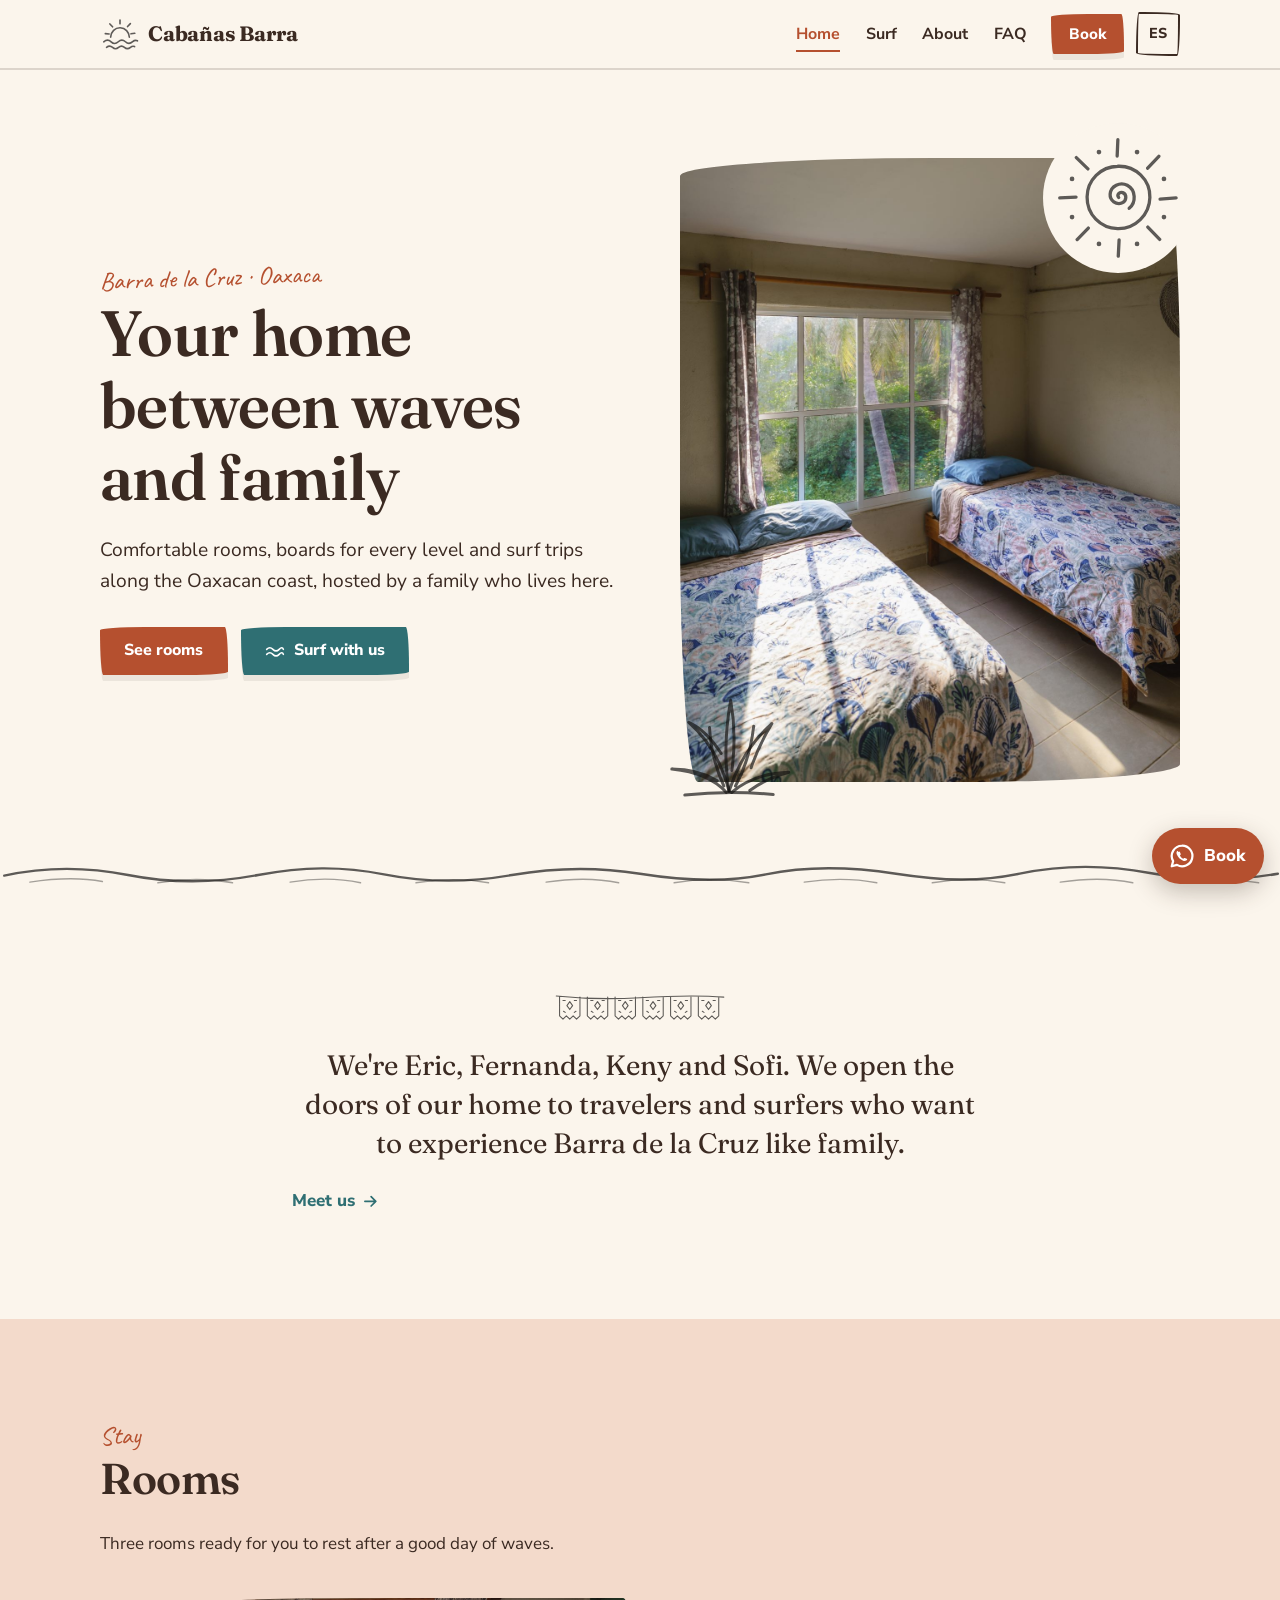
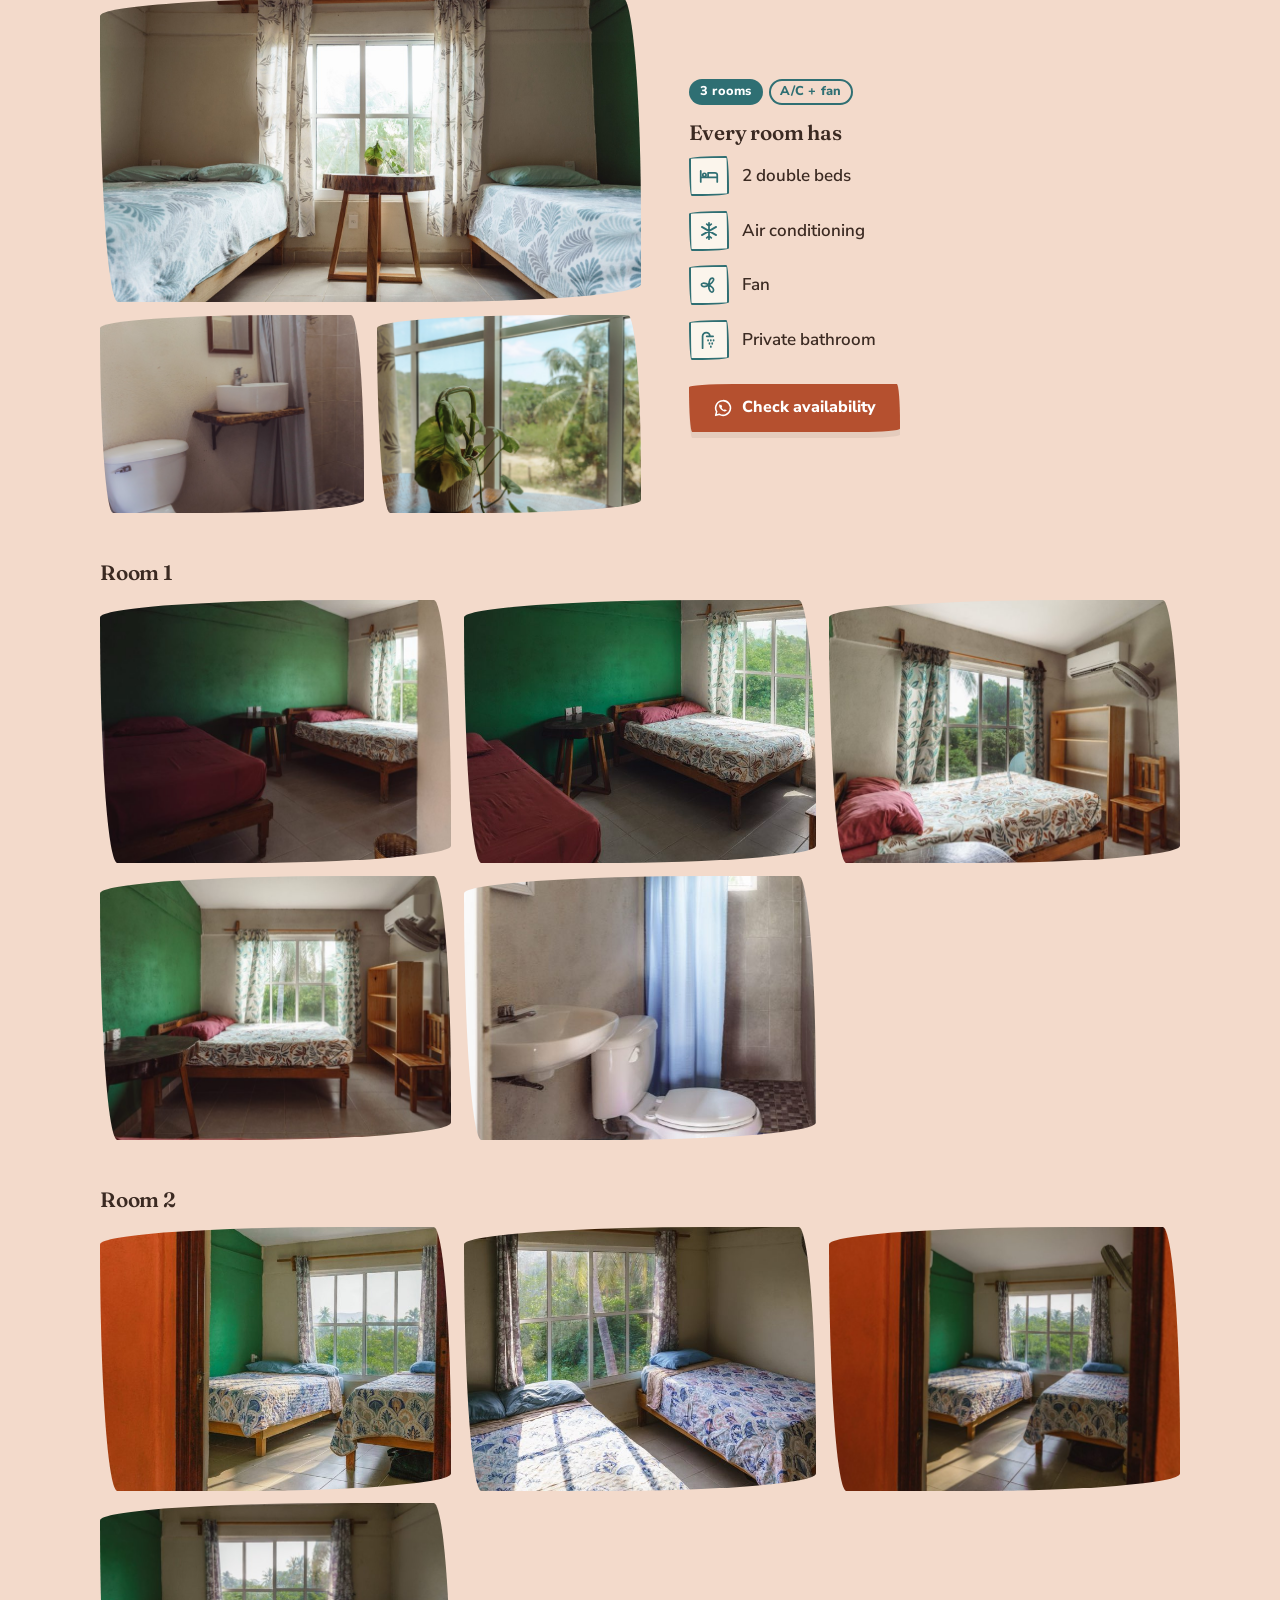
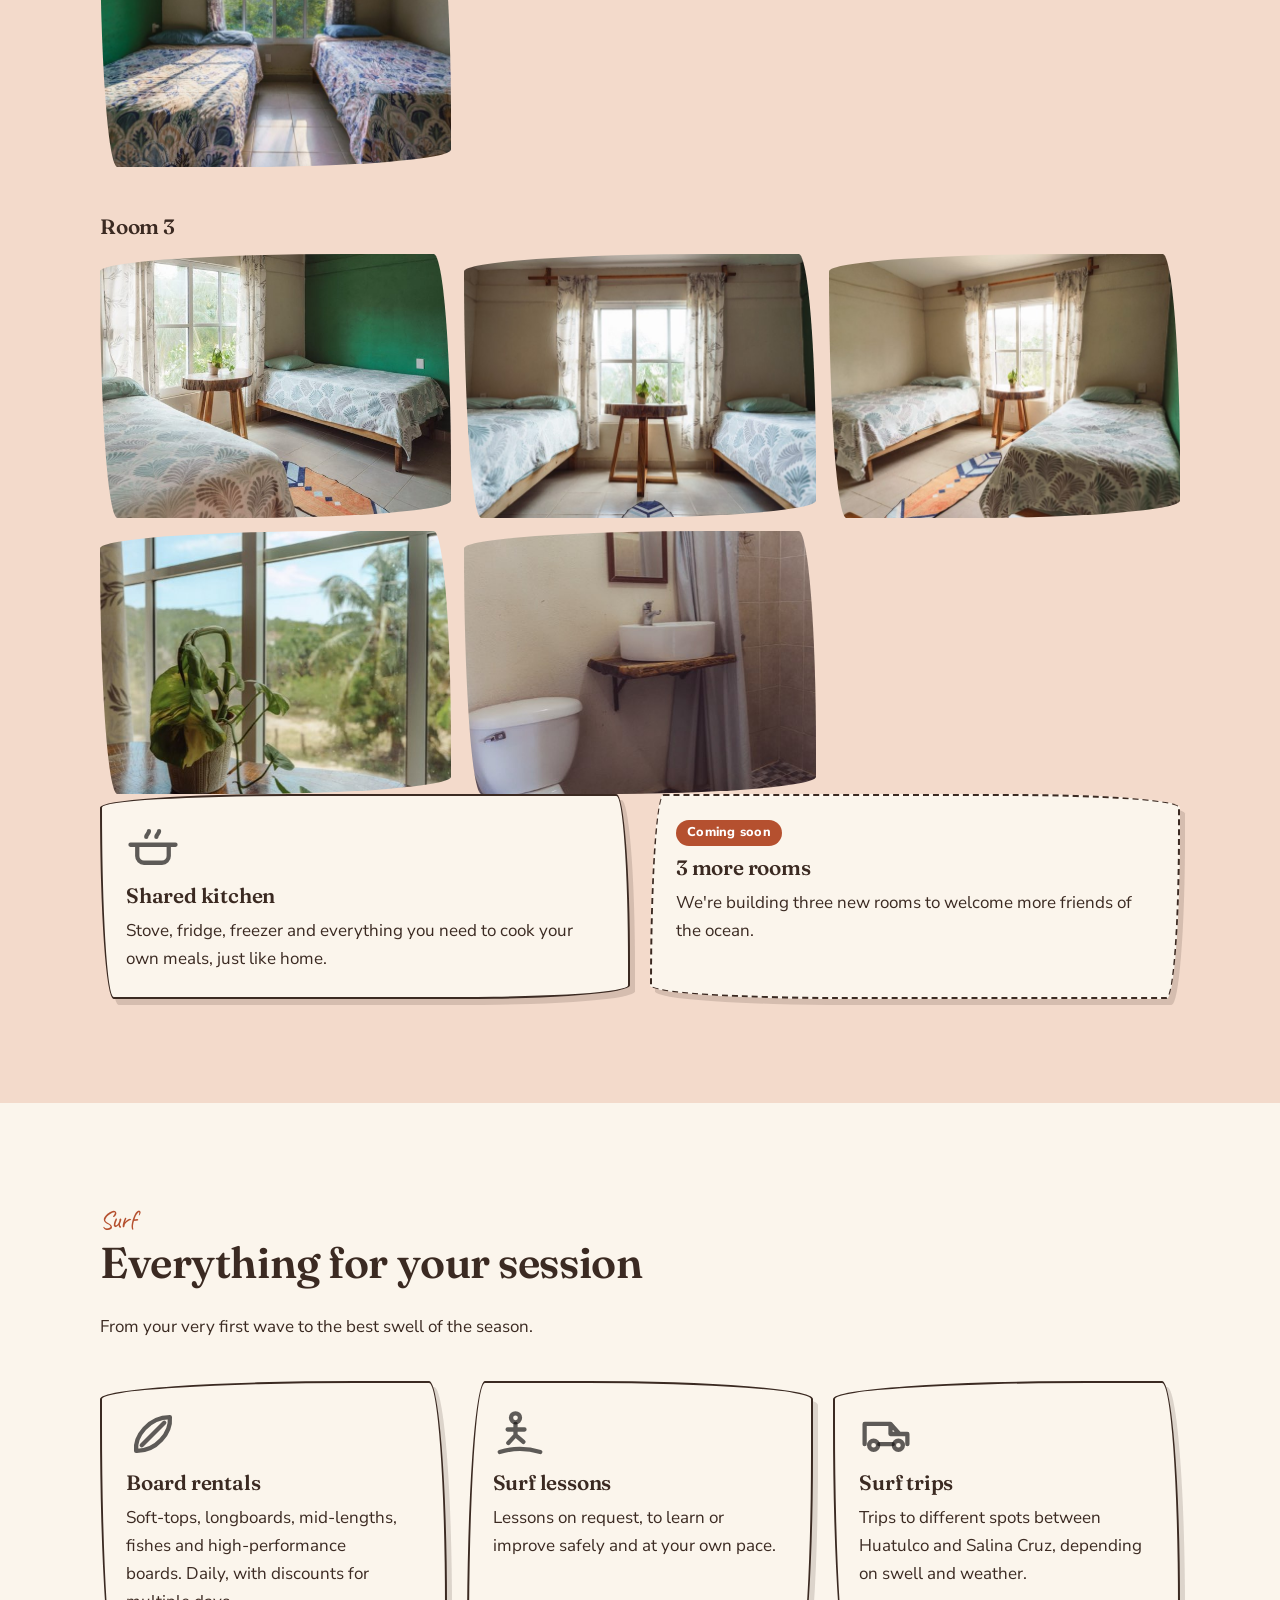
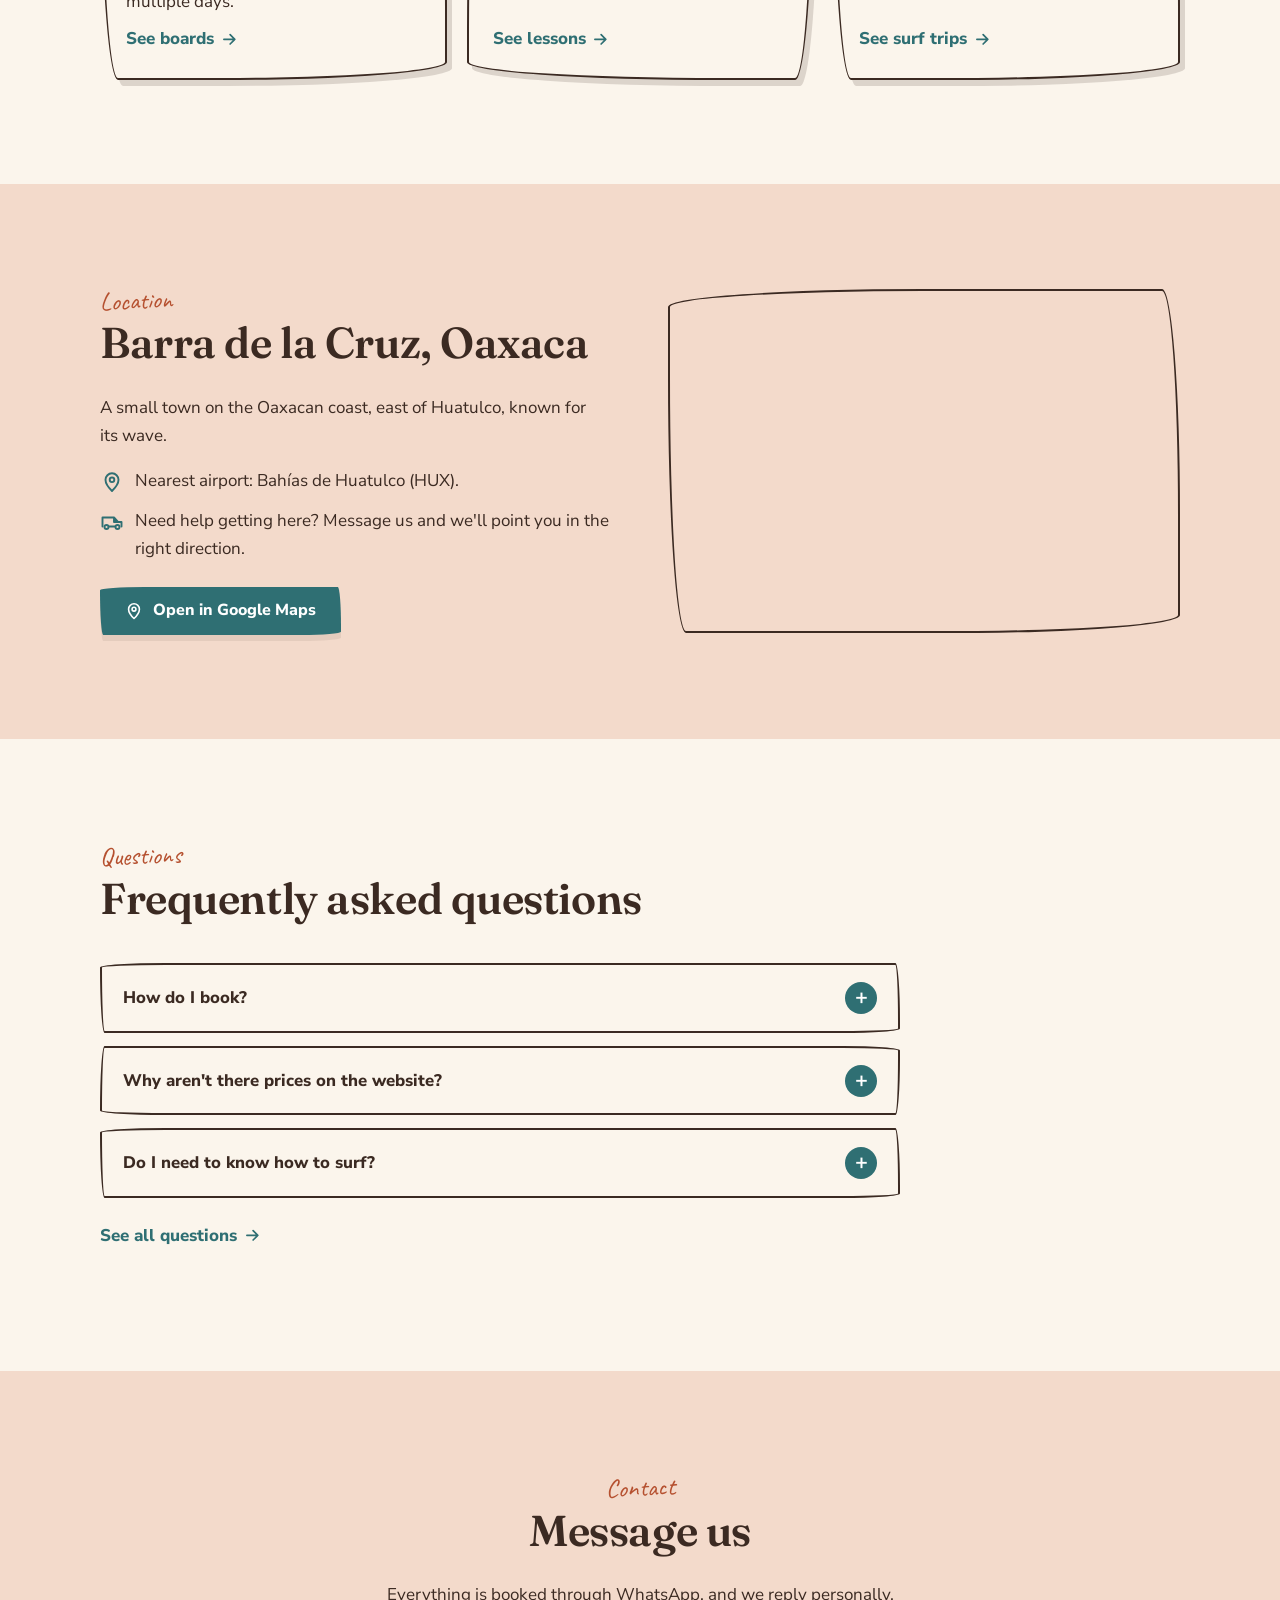
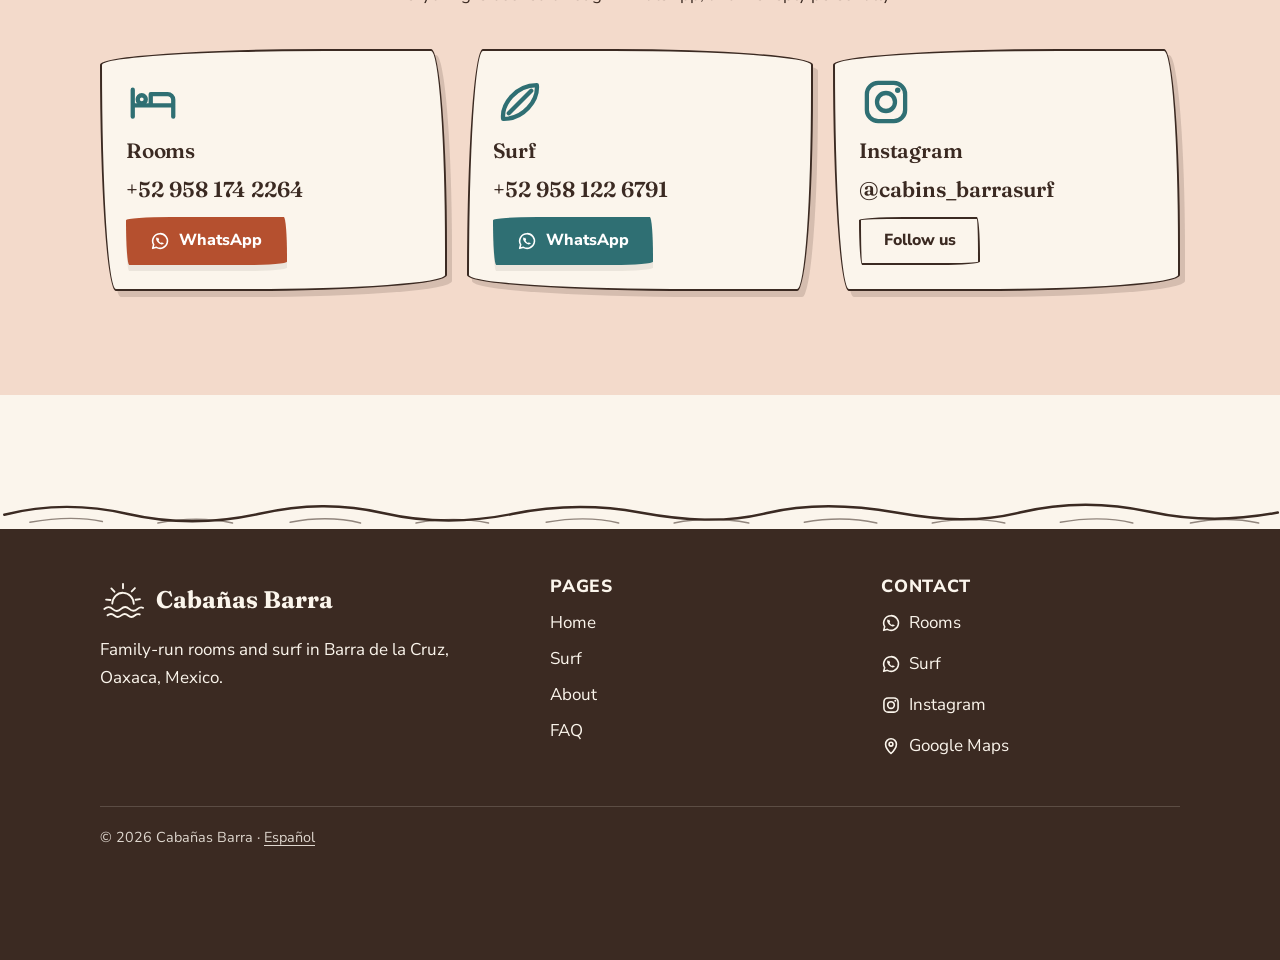
<file: index.html>
<!doctype html>
<html lang="es">
<head>
  <meta charset="utf-8">
  <meta name="viewport" content="width=device-width, initial-scale=1">
  <title>Cabañas Barra · Barra de la Cruz, Oaxaca</title>
  <meta name="description" content="Habitaciones, renta de tablas y surf trips en Barra de la Cruz, Oaxaca. Rooms, surfboard rentals and surf trips.">
  <link rel="alternate" hreflang="es" href="https://nussa-io.github.io/cabanas-barra-chimahuaco/es/">
  <link rel="alternate" hreflang="en" href="https://nussa-io.github.io/cabanas-barra-chimahuaco/en/">
  <link rel="alternate" hreflang="x-default" href="https://nussa-io.github.io/cabanas-barra-chimahuaco/es/">
  <script>
    // Send visitors to their language. Spanish is the default.
    (function () {
      var saved = null;
      try { saved = localStorage.getItem("lang"); } catch (e) {}
      var lang = saved || ((navigator.languages && navigator.languages[0]) || navigator.language || "es");
      location.replace(lang.toLowerCase().indexOf("en") === 0 ? "en/index.html" : "es/index.html");
    })();
  </script>
  <link rel="stylesheet" href="css/styles.css">
</head>
<body>
  <main class="section container" style="text-align:center">
    <h1>Cabañas Barra</h1>
    <div class="btn-row" style="justify-content:center">
      <a class="btn btn-primary" href="es/index.html" hreflang="es">Español</a>
      <a class="btn btn-secondary" href="en/index.html" hreflang="en">English</a>
    </div>
  </main>
</body>
</html>
</file>
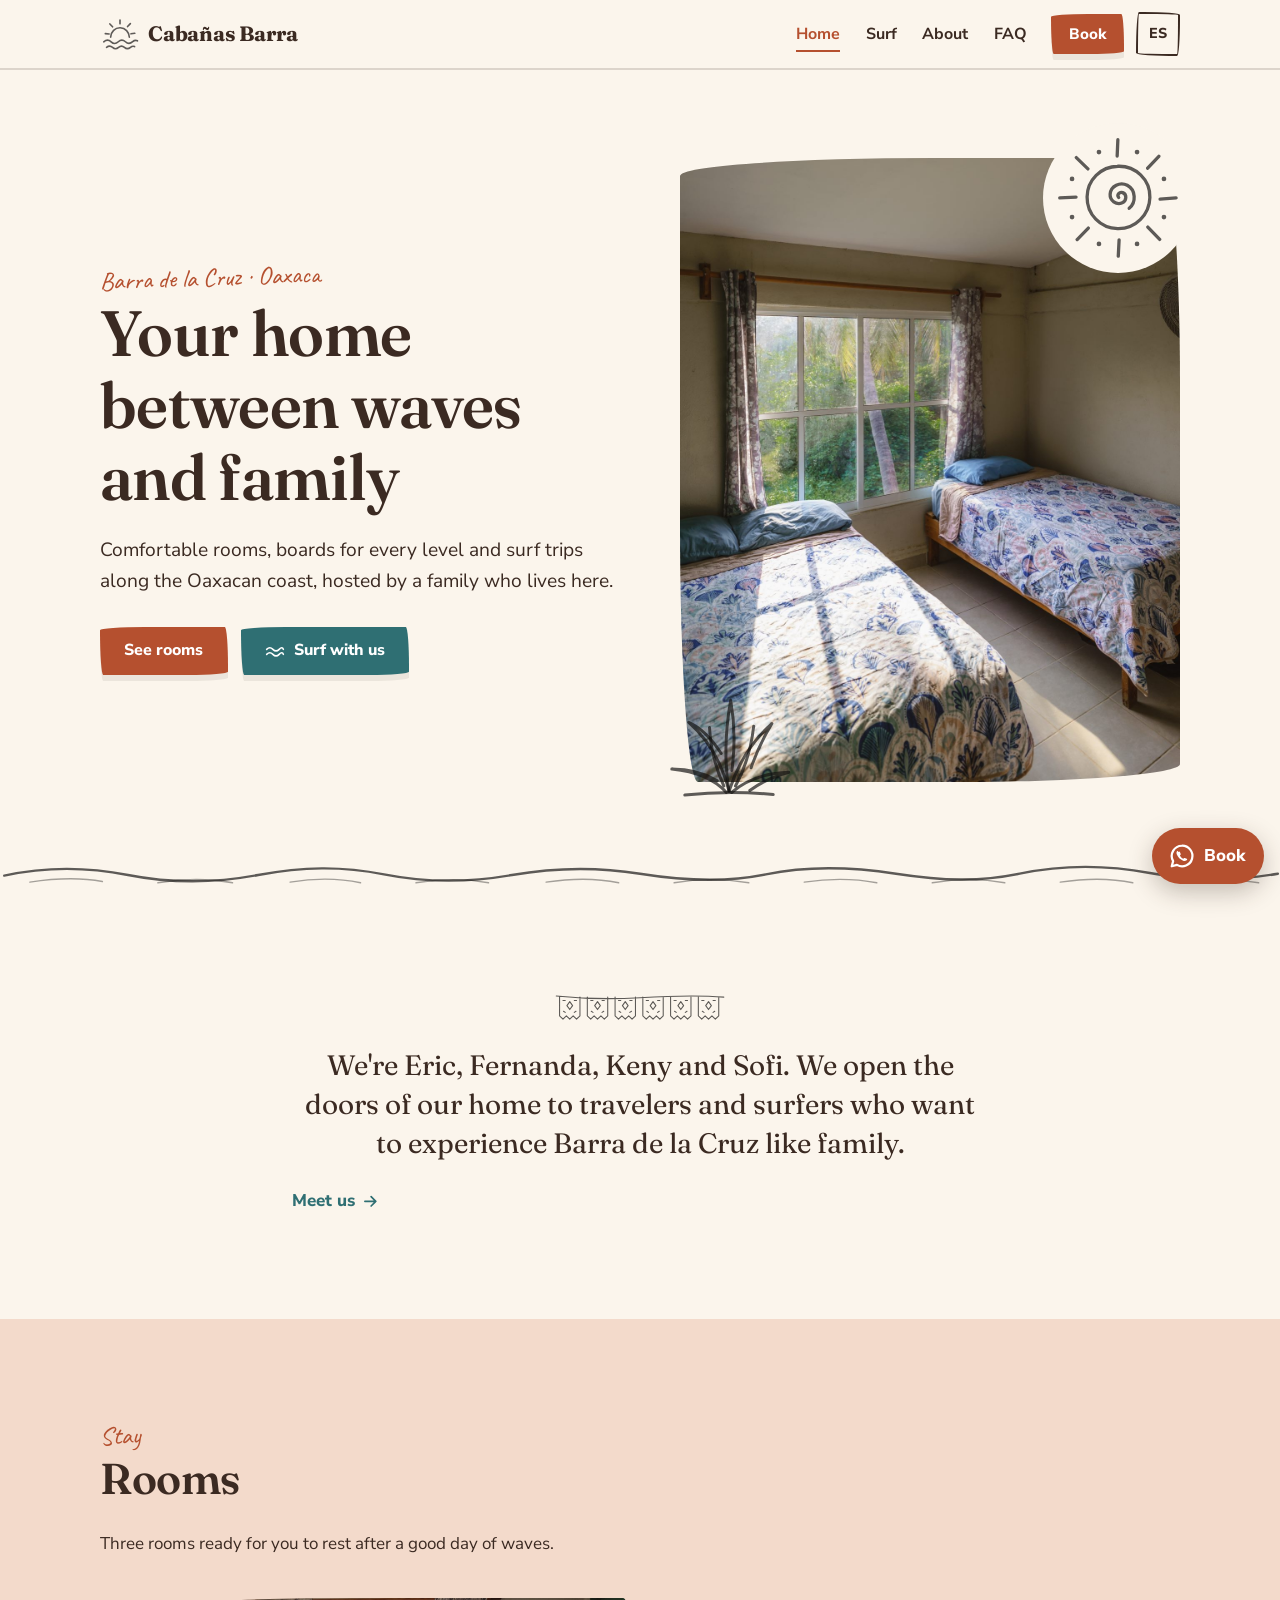
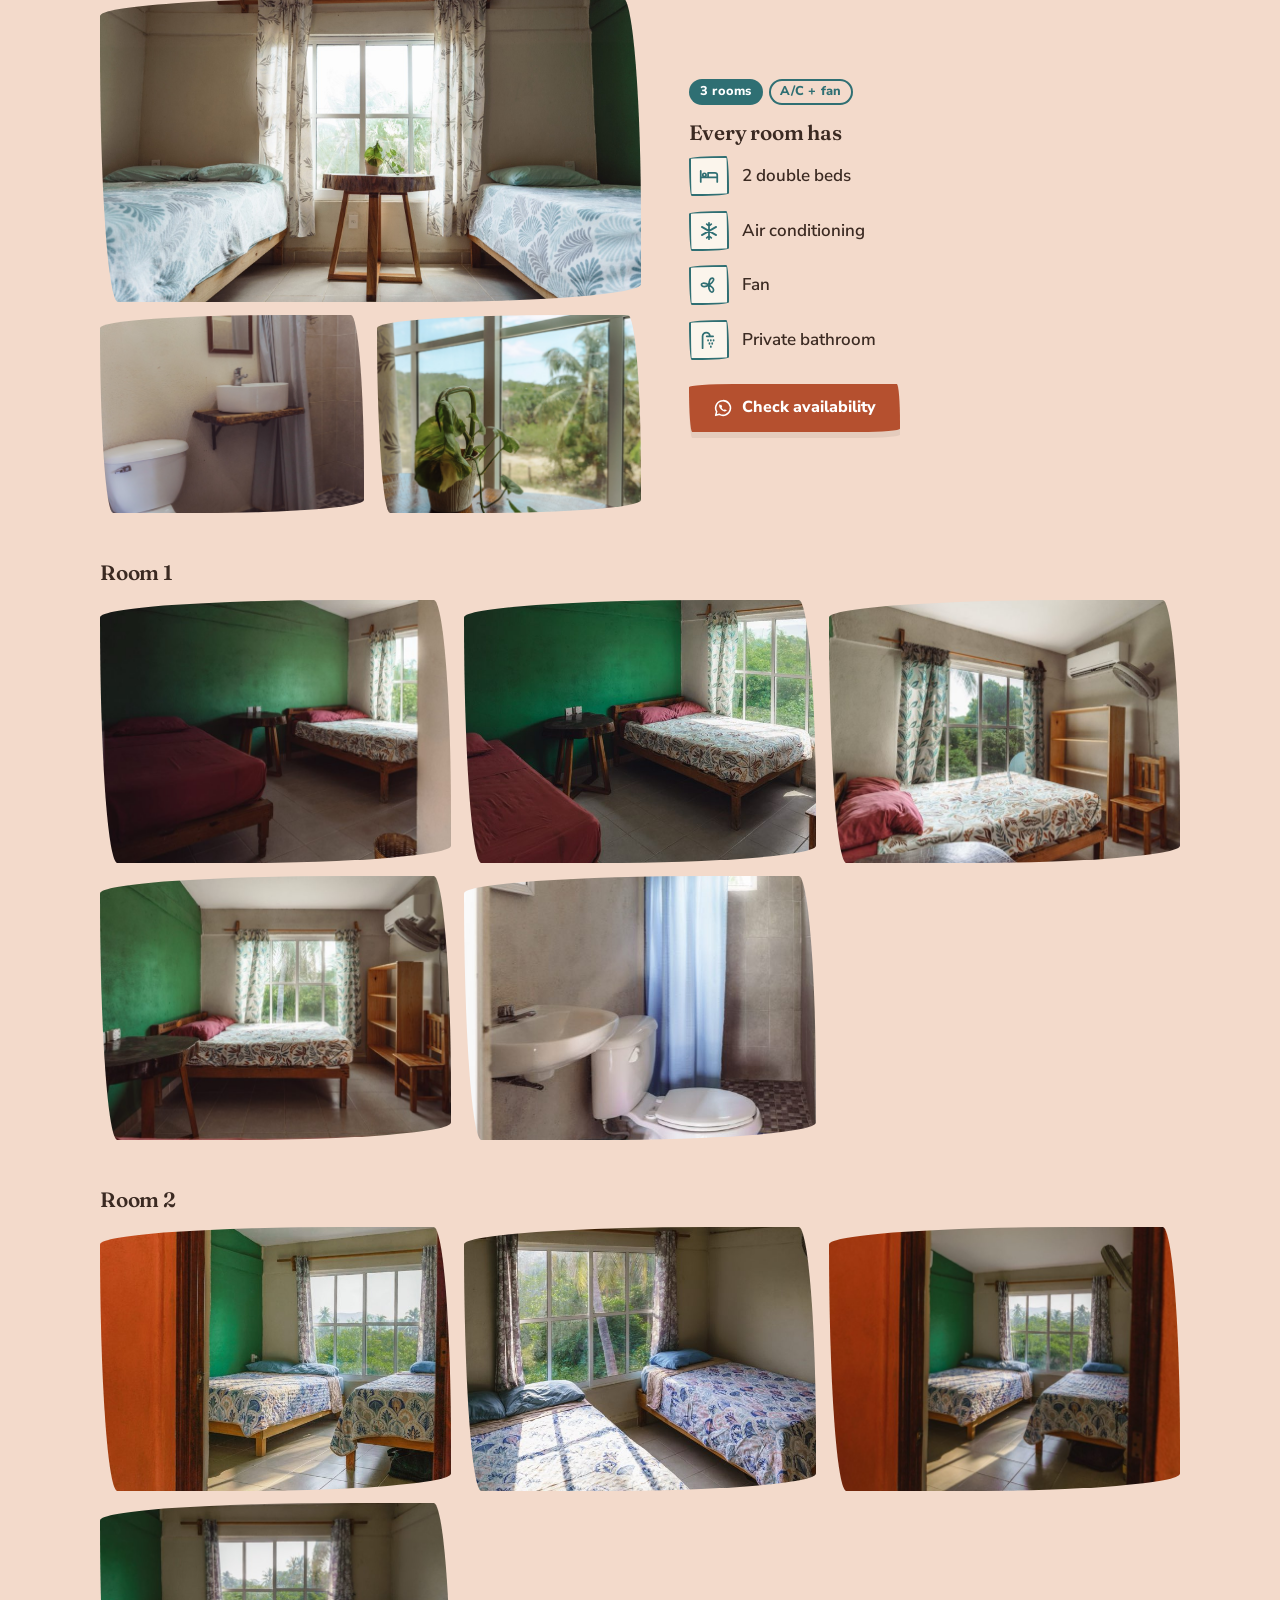
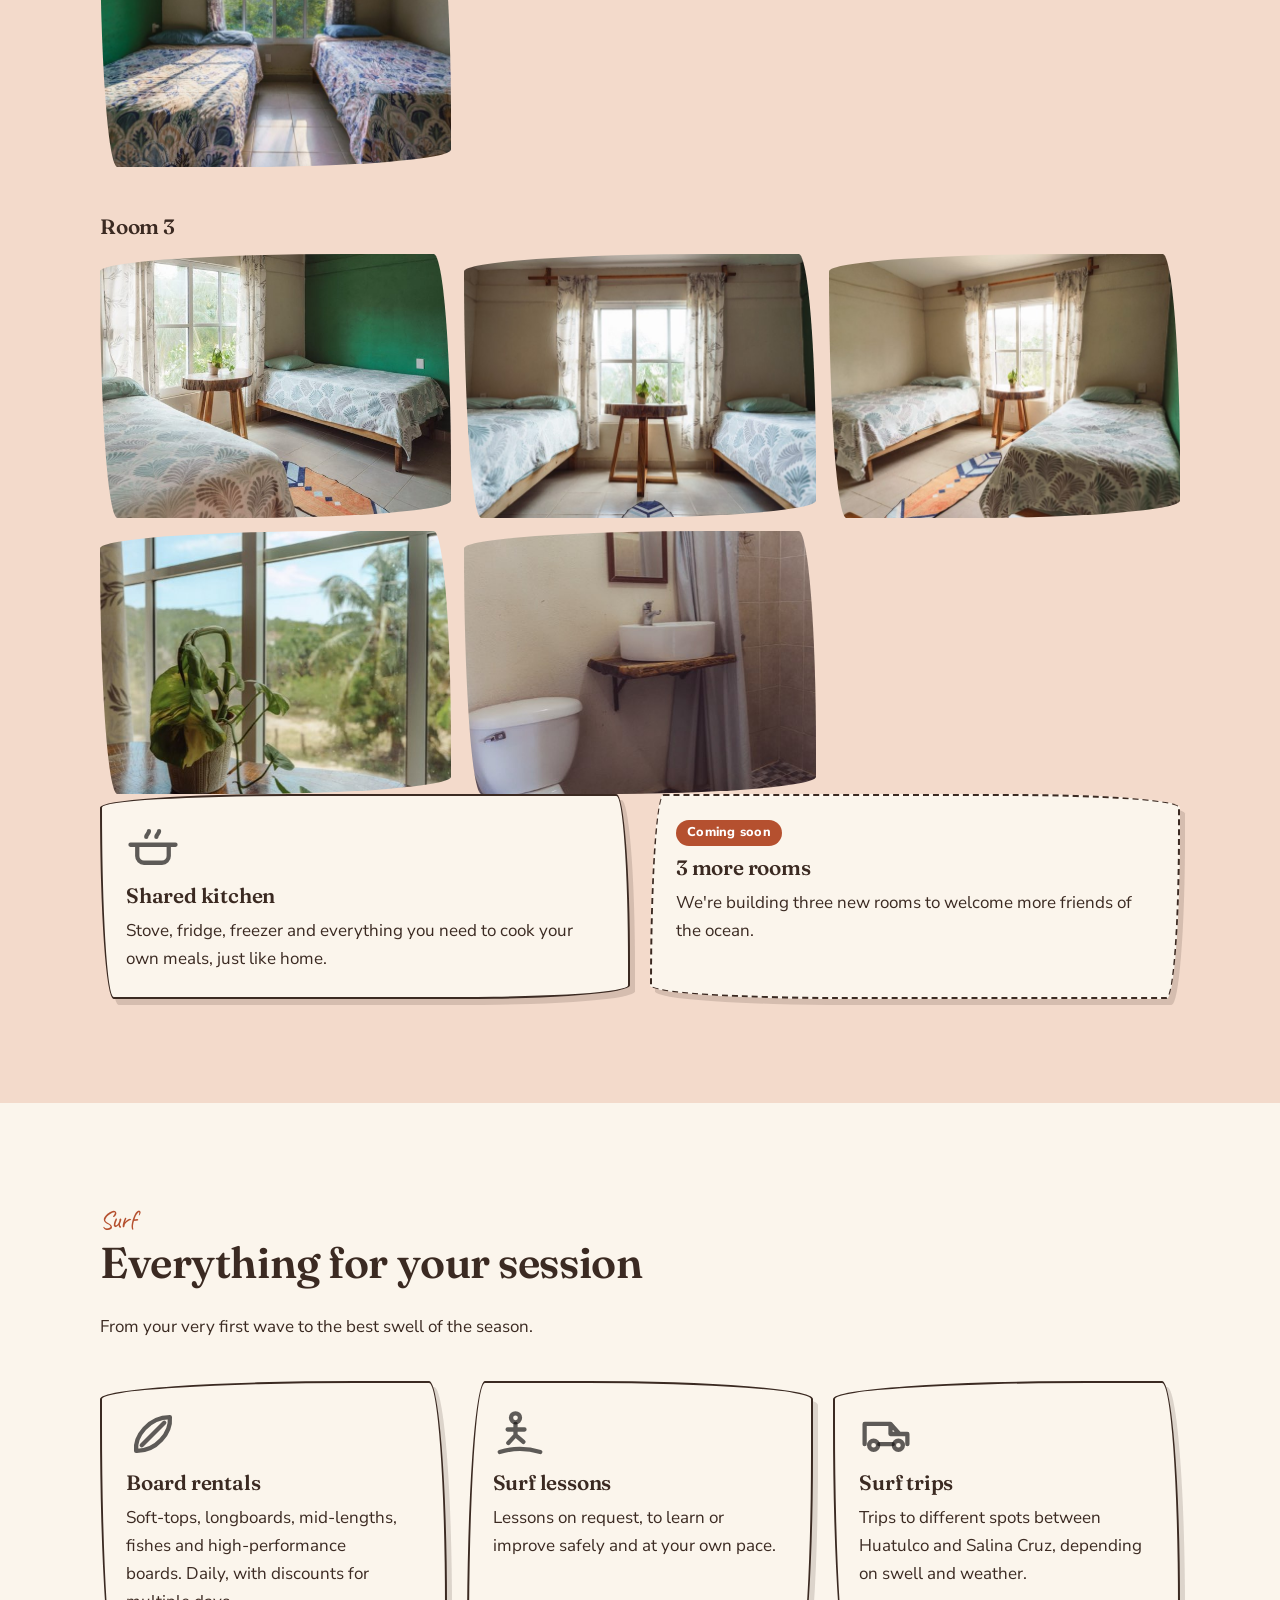
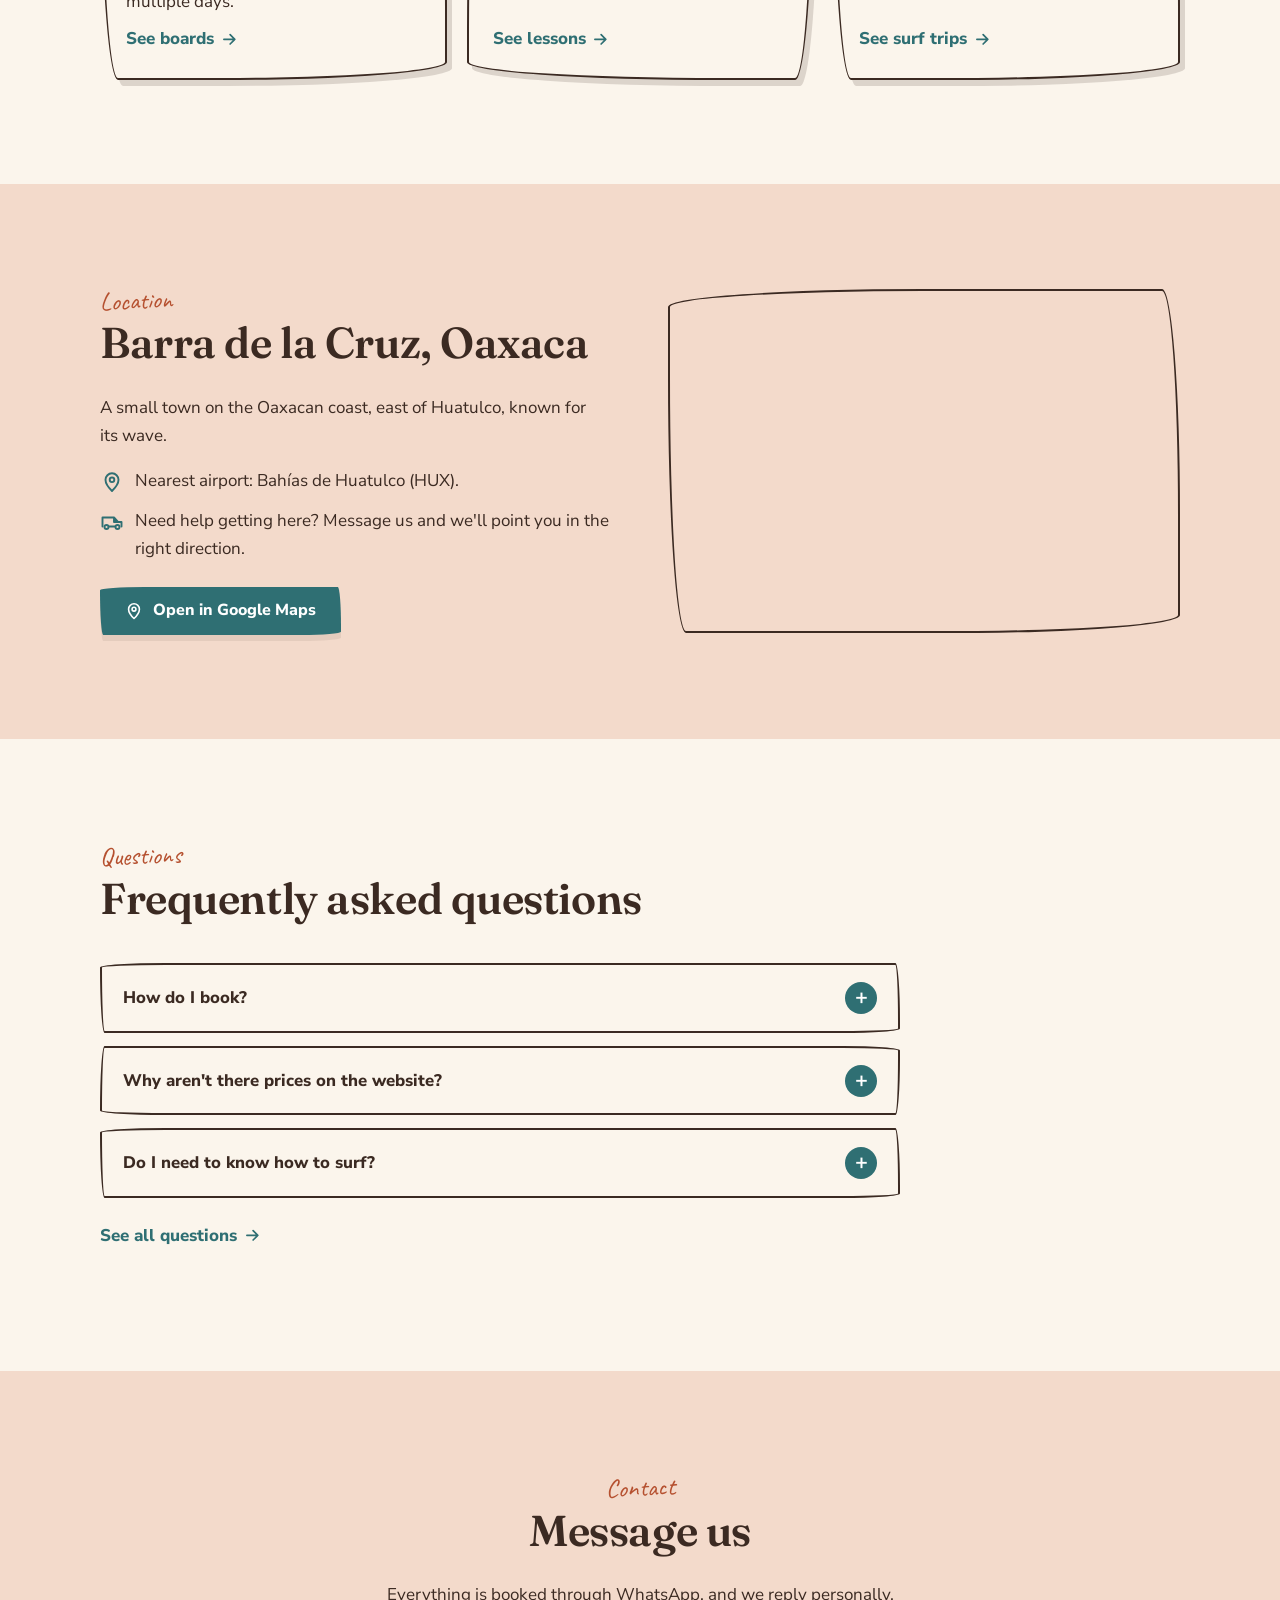
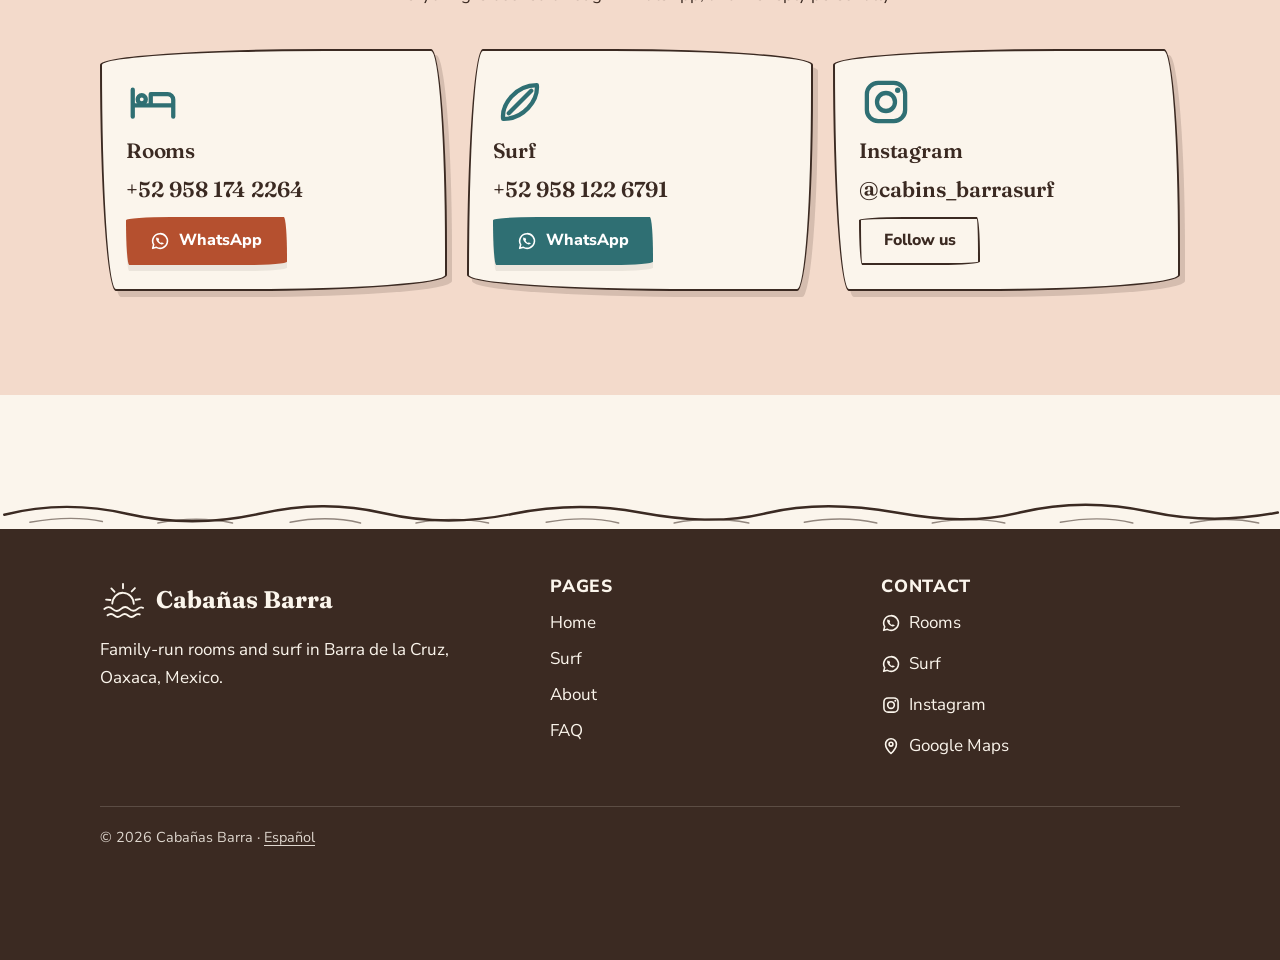
<file: en/index.html>
<!doctype html>
<html lang="en" class="no-js">
<head>
  <meta charset="utf-8">
  <meta name="viewport" content="width=device-width, initial-scale=1">
  <title>Cabañas Barra · Rooms and surf in Barra de la Cruz, Oaxaca</title>
  <meta name="description" content="Family-run home in Barra de la Cruz, Oaxaca. Rooms with A/C and private bathroom, surfboard rentals, lessons and surf trips along the coast.">
  <link rel="alternate" hreflang="es" href="https://nussa-io.github.io/cabanas-barra-chimahuaco/es/">
  <link rel="alternate" hreflang="en" href="https://nussa-io.github.io/cabanas-barra-chimahuaco/en/">
  <link rel="preconnect" href="https://fonts.googleapis.com">
  <link rel="preconnect" href="https://fonts.gstatic.com" crossorigin>
  <link rel="stylesheet" href="https://fonts.googleapis.com/css2?family=Caveat:wght@600&family=Fraunces:opsz,wght@9..144,600;9..144,700&family=Nunito+Sans:opsz,wght@6..12,400;6..12,600;6..12,800&display=swap">
  <link rel="stylesheet" href="../css/styles.css">
</head>
<body>
  <a class="skip-link" href="#main">Skip to content</a>

  <header class="site-header">
    <div class="container header-inner">
      <a class="brand" href="index.html">
        <svg class="brand-mark" aria-hidden="true"><use href="#i-logo"/></svg>
        <span class="brand-name">Cabañas Barra</span>
      </a>
      <a class="lang-switch" href="../es/index.html" hreflang="es" lang="es" data-lang="es">
        <span aria-hidden="true">ES</span><span class="sr-only">Versión en español</span>
      </a>
      <button class="nav-toggle" type="button" aria-expanded="false" aria-controls="site-nav">
        <span class="nav-toggle-bars" aria-hidden="true"></span><span class="sr-only">Menu</span>
      </button>
      <nav class="site-nav" id="site-nav" aria-label="Main">
        <ul>
          <li><a href="index.html" aria-current="page">Home</a></li>
          <li><a href="surf.html">Surf</a></li>
          <li><a href="about.html">About</a></li>
          <li><a href="faq.html">FAQ</a></li>
        </ul>
        <a class="btn btn-primary btn-sm" href="https://wa.me/529581742264?text=Hi!%20I%27d%20like%20to%20book%20a%20room%20at%20Caba%C3%B1as%20Barra." target="_blank" rel="noopener">Book</a>
      </nav>
    </div>
  </header>

  <main id="main">

    <!-- Hero -->
    <section class="hero">
      <div class="container hero-grid">
        <div>
          <span class="eyebrow">Barra de la Cruz · Oaxaca</span>
          <h1>Your home between waves and family</h1>
          <p class="lead">Comfortable rooms, boards for every level and surf trips along the Oaxacan coast, hosted by a family who lives here.</p>
          <div class="btn-row">
            <a class="btn btn-primary" href="#rooms">See rooms</a>
            <a class="btn btn-secondary" href="surf.html">
              <svg aria-hidden="true"><use href="#i-wave"/></svg>Surf with us
            </a>
          </div>
        </div>
        <div class="hero-art">
          <svg class="doodle hero-sun" viewBox="0 0 100 100" aria-hidden="true"><use href="#d-sun"/></svg>
          <img class="photo photo--tall" src="../assets/images/habitacion-luz.jpg" alt="Room with two beds and morning light coming through the window" loading="eager">
          <svg class="doodle hero-agave" viewBox="0 0 100 92" aria-hidden="true"><use href="#d-agave"/></svg>
        </div>
      </div>
    </section>

    <svg class="divider" aria-hidden="true"><use href="#d-waves"/></svg>

    <!-- Welcome -->
    <section class="section">
      <div class="container welcome">
        <svg class="doodle" viewBox="0 0 300 52" aria-hidden="true"><use href="#d-picado"/></svg>
        <p class="welcome-text">We're Eric, Fernanda, Keny and Sofi. We open the doors of our home to travelers and surfers who want to experience Barra de la Cruz like family.</p>
        <a class="card-link" href="about.html">Meet us <svg aria-hidden="true"><use href="#i-arrow"/></svg></a>
      </div>
    </section>

    <!-- Rooms -->
    <section class="section section--blush" id="rooms">
      <div class="container">
        <div class="section-head">
          <span class="eyebrow">Stay</span>
          <h2>Rooms</h2>
          <p>Three rooms ready for you to rest after a good day of waves.</p>
        </div>

        <div class="room-feature">
          <div class="room-gallery">
            <img class="photo photo--wide" src="../assets/images/habitacion.jpg" alt="Room with two beds, a wooden table and a window looking onto the trees" loading="lazy">
            <img class="photo" src="../assets/images/bano.jpg" alt="Private bathroom with shower, sink and mirror" loading="lazy">
            <img class="photo" src="../assets/images/detalle-ventana.jpg" alt="Plant on a wooden table by a window looking out to palm trees" loading="lazy">
          </div>
          <div>
            <div class="badges" style="margin-bottom:1rem">
              <span class="badge">3 rooms</span>
              <span class="badge badge--outline">A/C + fan</span>
            </div>
            <h3>Every room has</h3>
            <ul class="feature-list">
              <li><svg aria-hidden="true"><use href="#i-bed"/></svg>2 double beds</li>
              <li><svg aria-hidden="true"><use href="#i-snow"/></svg>Air conditioning</li>
              <li><svg aria-hidden="true"><use href="#i-fan"/></svg>Fan</li>
              <li><svg aria-hidden="true"><use href="#i-shower"/></svg>Private bathroom</li>
            </ul>
            <a class="btn btn-primary" href="https://wa.me/529581742264?text=Hi!%20I%27d%20like%20to%20book%20a%20room%20at%20Caba%C3%B1as%20Barra." target="_blank" rel="noopener">
              <svg aria-hidden="true"><use href="#i-whatsapp"/></svg>Check availability
            </a>
          </div>
        </div>

        <div class="gallery-block">
          <h3>Room 1</h3>
          <div class="gallery">
            <a href="../assets/images/hab1-1.jpg" data-zoom><img class="photo" src="../assets/images/thumbs/hab1-1.jpg" alt="Room 1: two beds and a green wall" loading="lazy"></a>
            <a href="../assets/images/hab1-2.jpg" data-zoom><img class="photo" src="../assets/images/thumbs/hab1-2.jpg" alt="Room 1: bed by the window looking onto the trees" loading="lazy"></a>
            <a href="../assets/images/hab1-3.jpg" data-zoom><img class="photo" src="../assets/images/thumbs/hab1-3.jpg" alt="Room 1: bed, shelf, wooden chair and air conditioning" loading="lazy"></a>
            <a href="../assets/images/hab1-4.jpg" data-zoom><img class="photo" src="../assets/images/thumbs/hab1-4.jpg" alt="Room 1: bed facing the window, fan and shelf" loading="lazy"></a>
            <a href="../assets/images/hab1-bano.jpg" data-zoom><img class="photo" src="../assets/images/thumbs/hab1-bano.jpg" alt="Room 1: private bathroom with shower and sink" loading="lazy"></a>
          </div>
        </div>
        <div class="gallery-block">
          <h3>Room 2</h3>
          <div class="gallery">
            <a href="../assets/images/hab2-1.jpg" data-zoom><img class="photo" src="../assets/images/thumbs/hab2-1.jpg" alt="Room 2 seen from the door, with two beds" loading="lazy"></a>
            <a href="../assets/images/habitacion-luz.jpg" data-zoom><img class="photo" src="../assets/images/thumbs/habitacion-luz.jpg" alt="Room 2: two beds in the morning light" loading="lazy"></a>
            <a href="../assets/images/hab2-2.jpg" data-zoom><img class="photo" src="../assets/images/thumbs/hab2-2.jpg" alt="Room 2: two beds and a window looking out to palm trees" loading="lazy"></a>
            <a href="../assets/images/hab2-3.jpg" data-zoom><img class="photo" src="../assets/images/thumbs/hab2-3.jpg" alt="Room 2: two beds facing the window" loading="lazy"></a>
          </div>
        </div>
        <div class="gallery-block">
          <h3>Room 3</h3>
          <div class="gallery">
            <a href="../assets/images/hab3-1.jpg" data-zoom><img class="photo" src="../assets/images/thumbs/hab3-1.jpg" alt="Room 3: two beds, a green wall and air conditioning" loading="lazy"></a>
            <a href="../assets/images/habitacion.jpg" data-zoom><img class="photo" src="../assets/images/thumbs/habitacion.jpg" alt="Room 3: two beds and a wooden table by the window" loading="lazy"></a>
            <a href="../assets/images/hab3-2.jpg" data-zoom><img class="photo" src="../assets/images/thumbs/hab3-2.jpg" alt="Room 3: two beds and a surfboard-shaped rug" loading="lazy"></a>
            <a href="../assets/images/detalle-ventana.jpg" data-zoom><img class="photo" src="../assets/images/thumbs/detalle-ventana.jpg" alt="Room 3: plant by the window looking out to palm trees" loading="lazy"></a>
            <a href="../assets/images/bano.jpg" data-zoom><img class="photo" src="../assets/images/thumbs/bano.jpg" alt="Room 3: private bathroom with shower, sink and mirror" loading="lazy"></a>
          </div>
        </div>

        <div class="grid grid-2">
          <article class="card">
            <svg class="card-icon" aria-hidden="true"><use href="#i-pot"/></svg>
            <h3>Shared kitchen</h3>
            <p>Stove, fridge, freezer and everything you need to cook your own meals, just like home.</p>
          </article>
          <article class="card card--soon">
            <span class="badge badge--terracotta" style="align-self:flex-start">Coming soon</span>
            <h3>3 more rooms</h3>
            <p>We're building three new rooms to welcome more friends of the ocean.</p>
          </article>
        </div>
      </div>
    </section>

    <!-- Surf preview -->
    <section class="section">
      <div class="container">
        <div class="section-head">
          <span class="eyebrow">Surf</span>
          <h2>Everything for your session</h2>
          <p>From your very first wave to the best swell of the season.</p>
        </div>
        <div class="grid grid-3">
          <article class="card">
            <svg class="card-icon" aria-hidden="true"><use href="#i-board"/></svg>
            <h3>Board rentals</h3>
            <p>Soft-tops, longboards, mid-lengths, fishes and high-performance boards. Daily, with discounts for multiple days.</p>
            <a class="card-link" href="surf.html#boards">See boards <svg aria-hidden="true"><use href="#i-arrow"/></svg></a>
          </article>
          <article class="card">
            <svg class="card-icon" aria-hidden="true"><use href="#i-lesson"/></svg>
            <h3>Surf lessons</h3>
            <p>Lessons on request, to learn or improve safely and at your own pace.</p>
            <a class="card-link" href="surf.html#lessons">See lessons <svg aria-hidden="true"><use href="#i-arrow"/></svg></a>
          </article>
          <article class="card">
            <svg class="card-icon" aria-hidden="true"><use href="#i-van"/></svg>
            <h3>Surf trips</h3>
            <p>Trips to different spots between Huatulco and Salina Cruz, depending on swell and weather.</p>
            <a class="card-link" href="surf.html#trips">See surf trips <svg aria-hidden="true"><use href="#i-arrow"/></svg></a>
          </article>
        </div>
      </div>
    </section>

    <!-- Location -->
    <section class="section section--blush" id="location">
      <div class="container split">
        <div>
          <span class="eyebrow">Location</span>
          <h2>Barra de la Cruz, Oaxaca</h2>
          <p>A small town on the Oaxacan coast, east of Huatulco, known for its wave.</p>
          <ul class="info-list">
            <li><svg aria-hidden="true"><use href="#i-pin"/></svg><span>Nearest airport: Bahías de Huatulco (HUX).</span></li>
            <li><svg aria-hidden="true"><use href="#i-van"/></svg><span>Need help getting here? Message us and we'll point you in the right direction.</span></li>
          </ul>
          <a class="btn btn-secondary" href="https://share.google/MvIOrOZv8lbcAxRlX" target="_blank" rel="noopener">
            <svg aria-hidden="true"><use href="#i-pin"/></svg>Open in Google Maps
          </a>
        </div>
        <div class="map-wrap">
          <iframe title="Map of Barra de la Cruz, Oaxaca" src="https://maps.google.com/maps?q=Barra%20de%20la%20Cruz%2C%20Oaxaca&amp;z=14&amp;hl=en&amp;output=embed" loading="lazy" referrerpolicy="no-referrer-when-downgrade"></iframe>
        </div>
      </div>
    </section>

    <!-- FAQ preview -->
    <section class="section">
      <div class="container">
        <div class="section-head">
          <span class="eyebrow">Questions</span>
          <h2>Frequently asked questions</h2>
        </div>
        <div class="faq">
          <details>
            <summary>How do I book?</summary>
            <div><p>Message us on WhatsApp at <a href="https://wa.me/529581742264" target="_blank" rel="noopener">+52 958 174 2264</a> with your dates and how many people are coming. We'll reply with availability and price.</p></div>
          </details>
          <details>
            <summary>Why aren't there prices on the website?</summary>
            <div><p>Prices change with the season and the length of your stay. Message us and we'll send you a personal quote.</p></div>
          </details>
          <details>
            <summary>Do I need to know how to surf?</summary>
            <div><p>Not at all. We have soft-tops for beginners and lessons on request. For anything surf related, message <a href="https://wa.me/529581226791" target="_blank" rel="noopener">+52 958 122 6791</a>.</p></div>
          </details>
        </div>
        <p style="margin-top:1.5rem"><a class="card-link" href="faq.html">See all questions <svg aria-hidden="true"><use href="#i-arrow"/></svg></a></p>
      </div>
    </section>

    <!-- Contact -->
    <section class="section section--blush" id="contact">
      <div class="container">
        <div class="section-head section-head--center">
          <span class="eyebrow">Contact</span>
          <h2>Message us</h2>
          <p>Everything is booked through WhatsApp, and we reply personally.</p>
        </div>
        <div class="grid grid-3">
          <article class="card contact-card">
            <svg class="card-icon" aria-hidden="true"><use href="#i-bed"/></svg>
            <h3>Rooms</h3>
            <p class="contact-number">+52 958 174 2264</p>
            <a class="btn btn-primary" href="https://wa.me/529581742264?text=Hi!%20I%27d%20like%20to%20book%20a%20room%20at%20Caba%C3%B1as%20Barra." target="_blank" rel="noopener">
              <svg aria-hidden="true"><use href="#i-whatsapp"/></svg>WhatsApp
            </a>
          </article>
          <article class="card contact-card">
            <svg class="card-icon" aria-hidden="true"><use href="#i-board"/></svg>
            <h3>Surf</h3>
            <p class="contact-number">+52 958 122 6791</p>
            <a class="btn btn-secondary" href="https://wa.me/529581226791?text=Hi!%20I%27m%20interested%20in%20surfing%20with%20Caba%C3%B1as%20Barra%20(boards%2C%20lessons%20or%20surf%20trips)." target="_blank" rel="noopener">
              <svg aria-hidden="true"><use href="#i-whatsapp"/></svg>WhatsApp
            </a>
          </article>
          <article class="card contact-card">
            <svg class="card-icon" aria-hidden="true"><use href="#i-instagram"/></svg>
            <h3>Instagram</h3>
            <p class="contact-number">@cabins_barrasurf</p>
            <a class="btn btn-ghost" href="https://www.instagram.com/cabins_barrasurf/" target="_blank" rel="noopener">Follow us</a>
          </article>
        </div>
      </div>
    </section>

  </main>

  <footer class="site-footer">
    <svg class="divider" aria-hidden="true"><use href="#d-waves"/></svg>
    <div class="container">
      <div class="footer-grid">
        <div>
          <div class="footer-brand">
            <svg aria-hidden="true"><use href="#i-logo"/></svg><span>Cabañas Barra</span>
          </div>
          <p>Family-run rooms and surf in Barra de la Cruz, Oaxaca, Mexico.</p>
        </div>
        <div>
          <h2>Pages</h2>
          <ul>
            <li><a href="index.html">Home</a></li>
            <li><a href="surf.html">Surf</a></li>
            <li><a href="about.html">About</a></li>
            <li><a href="faq.html">FAQ</a></li>
          </ul>
        </div>
        <div>
          <h2>Contact</h2>
          <ul>
            <li><a href="https://wa.me/529581742264" target="_blank" rel="noopener"><svg aria-hidden="true"><use href="#i-whatsapp"/></svg>Rooms</a></li>
            <li><a href="https://wa.me/529581226791" target="_blank" rel="noopener"><svg aria-hidden="true"><use href="#i-whatsapp"/></svg>Surf</a></li>
            <li><a href="https://www.instagram.com/cabins_barrasurf/" target="_blank" rel="noopener"><svg aria-hidden="true"><use href="#i-instagram"/></svg>Instagram</a></li>
            <li><a href="https://share.google/MvIOrOZv8lbcAxRlX" target="_blank" rel="noopener"><svg aria-hidden="true"><use href="#i-pin"/></svg>Google Maps</a></li>
          </ul>
        </div>
      </div>
      <p class="footer-bottom">© <span data-year>2026</span> Cabañas Barra · <a href="../es/index.html" hreflang="es" lang="es" data-lang="es">Español</a></p>
    </div>
  </footer>

  <a class="wa-float" href="https://wa.me/529581742264?text=Hi!%20I%27d%20like%20to%20book%20a%20room%20at%20Caba%C3%B1as%20Barra." target="_blank" rel="noopener">
    <svg aria-hidden="true"><use href="#i-whatsapp"/></svg>Book
  </a>

  <script src="../js/illustrations.js"></script>
  <script src="../js/main.js"></script>
</body>
</html>
</file>
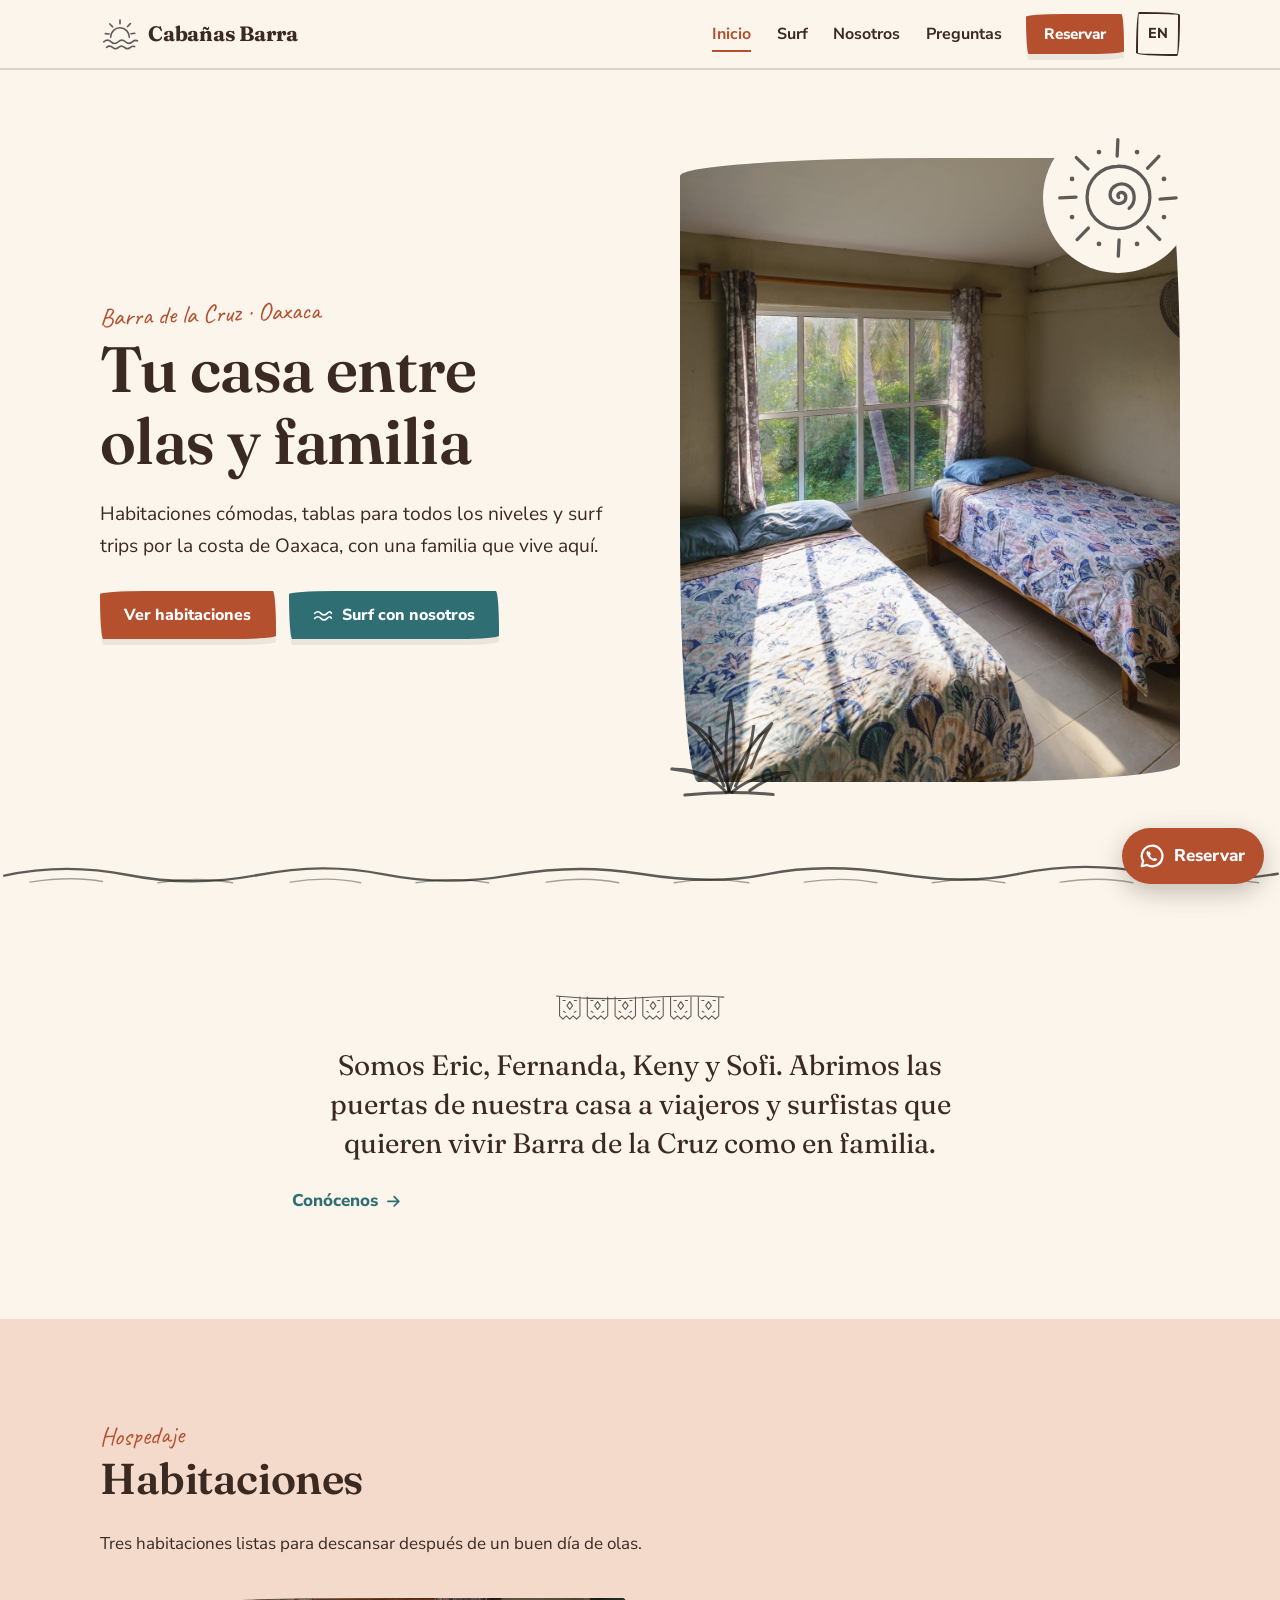
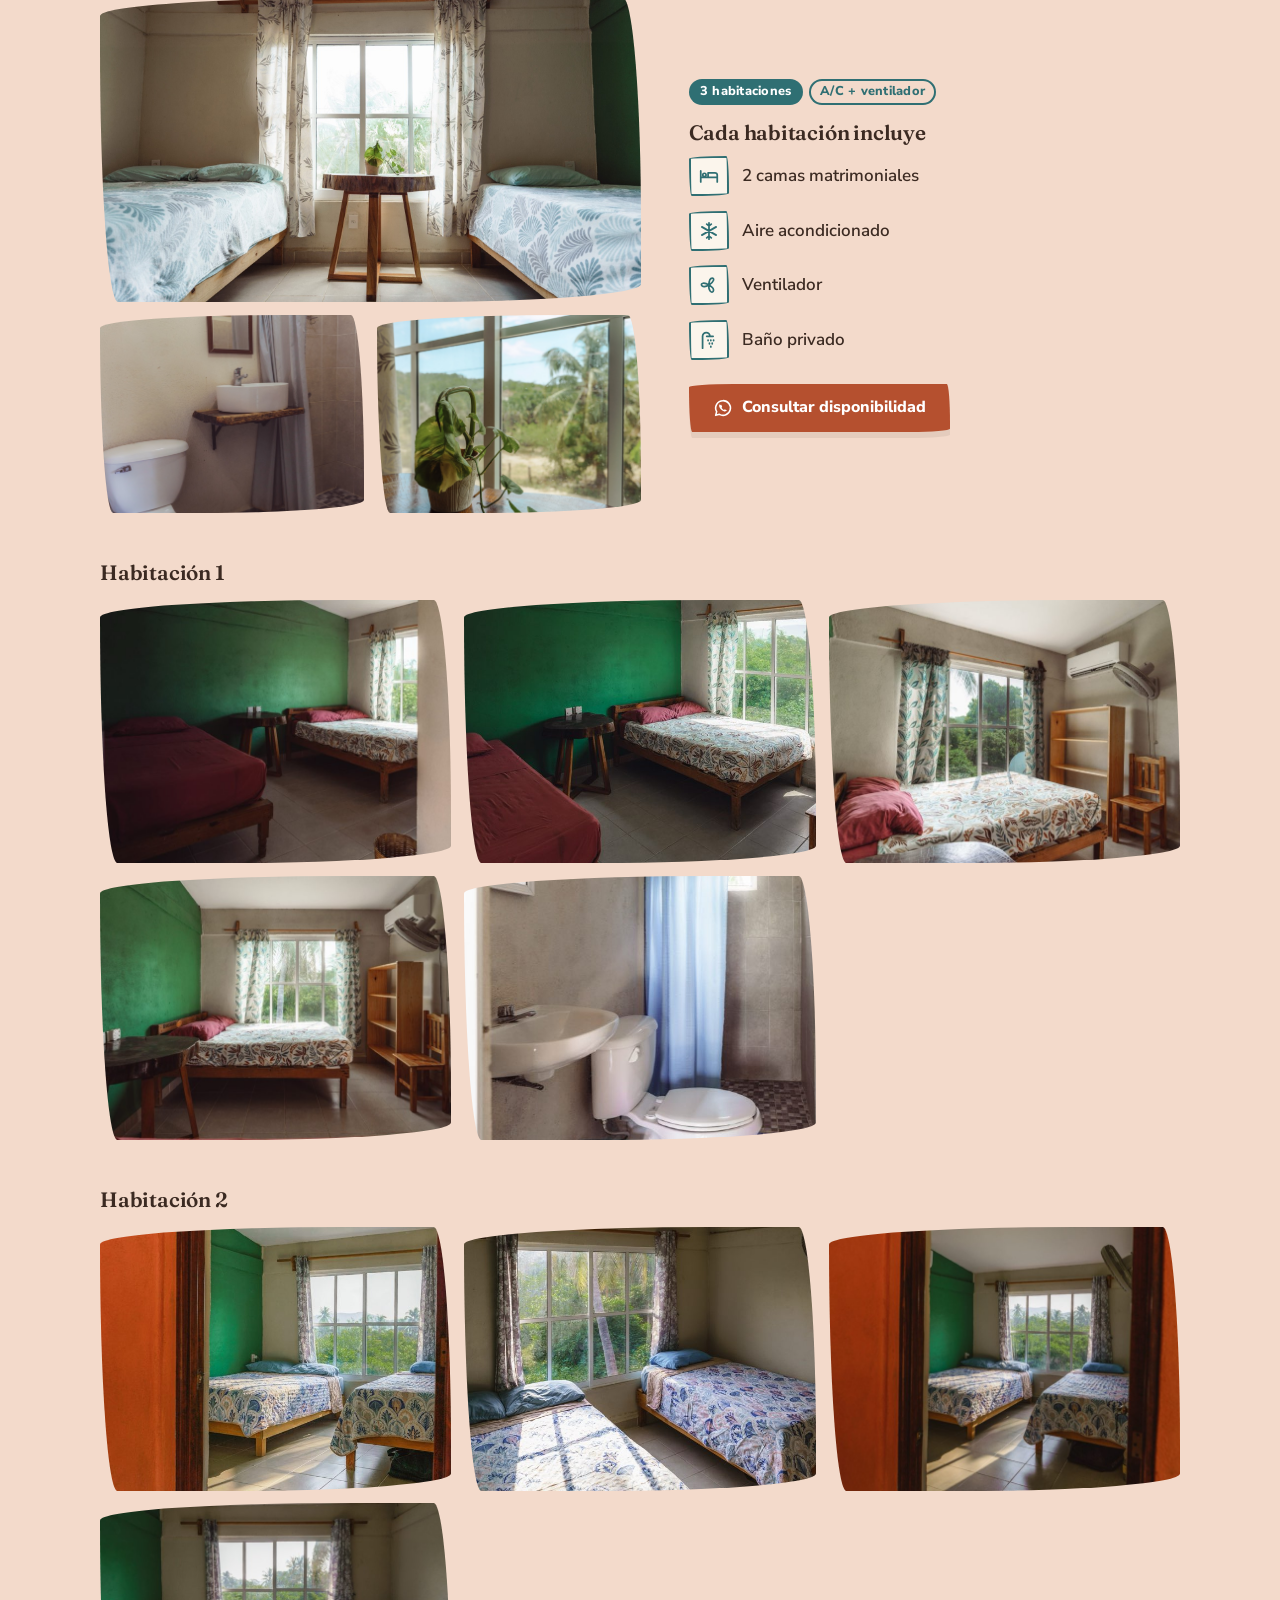
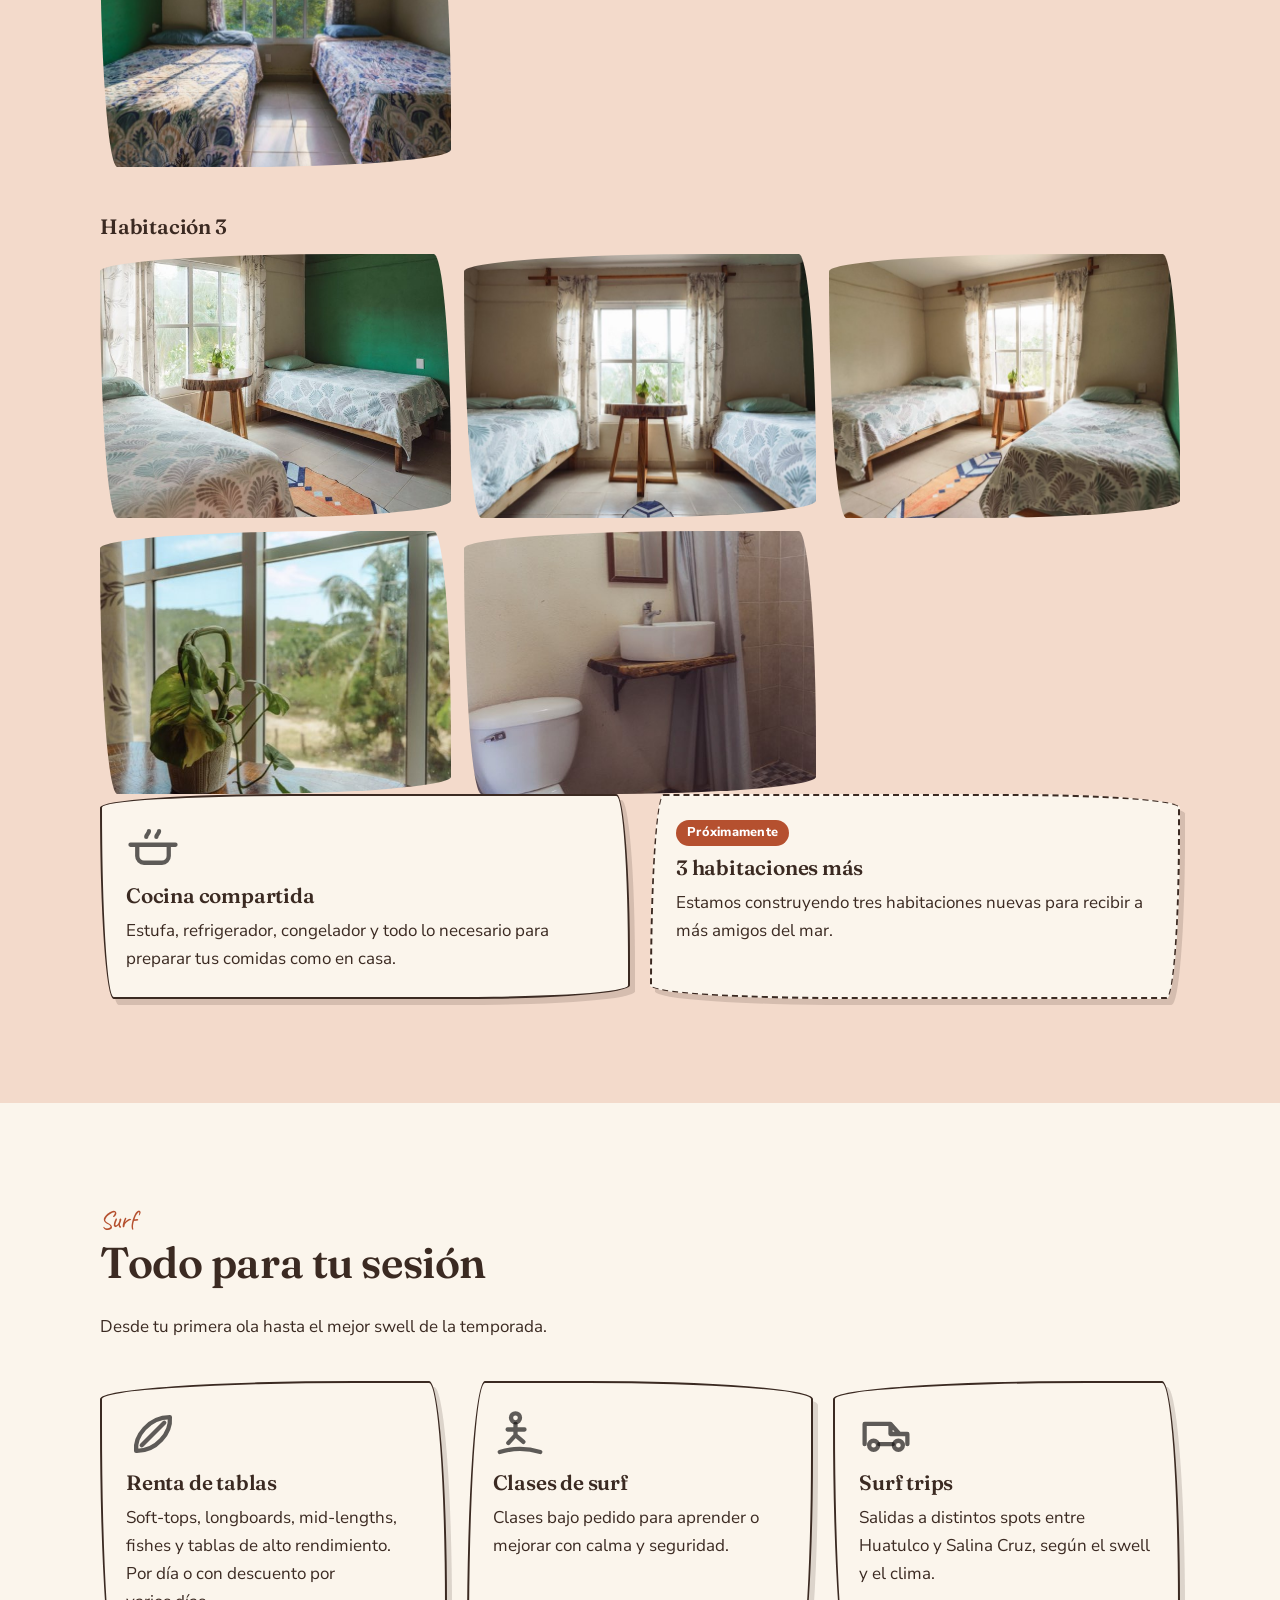
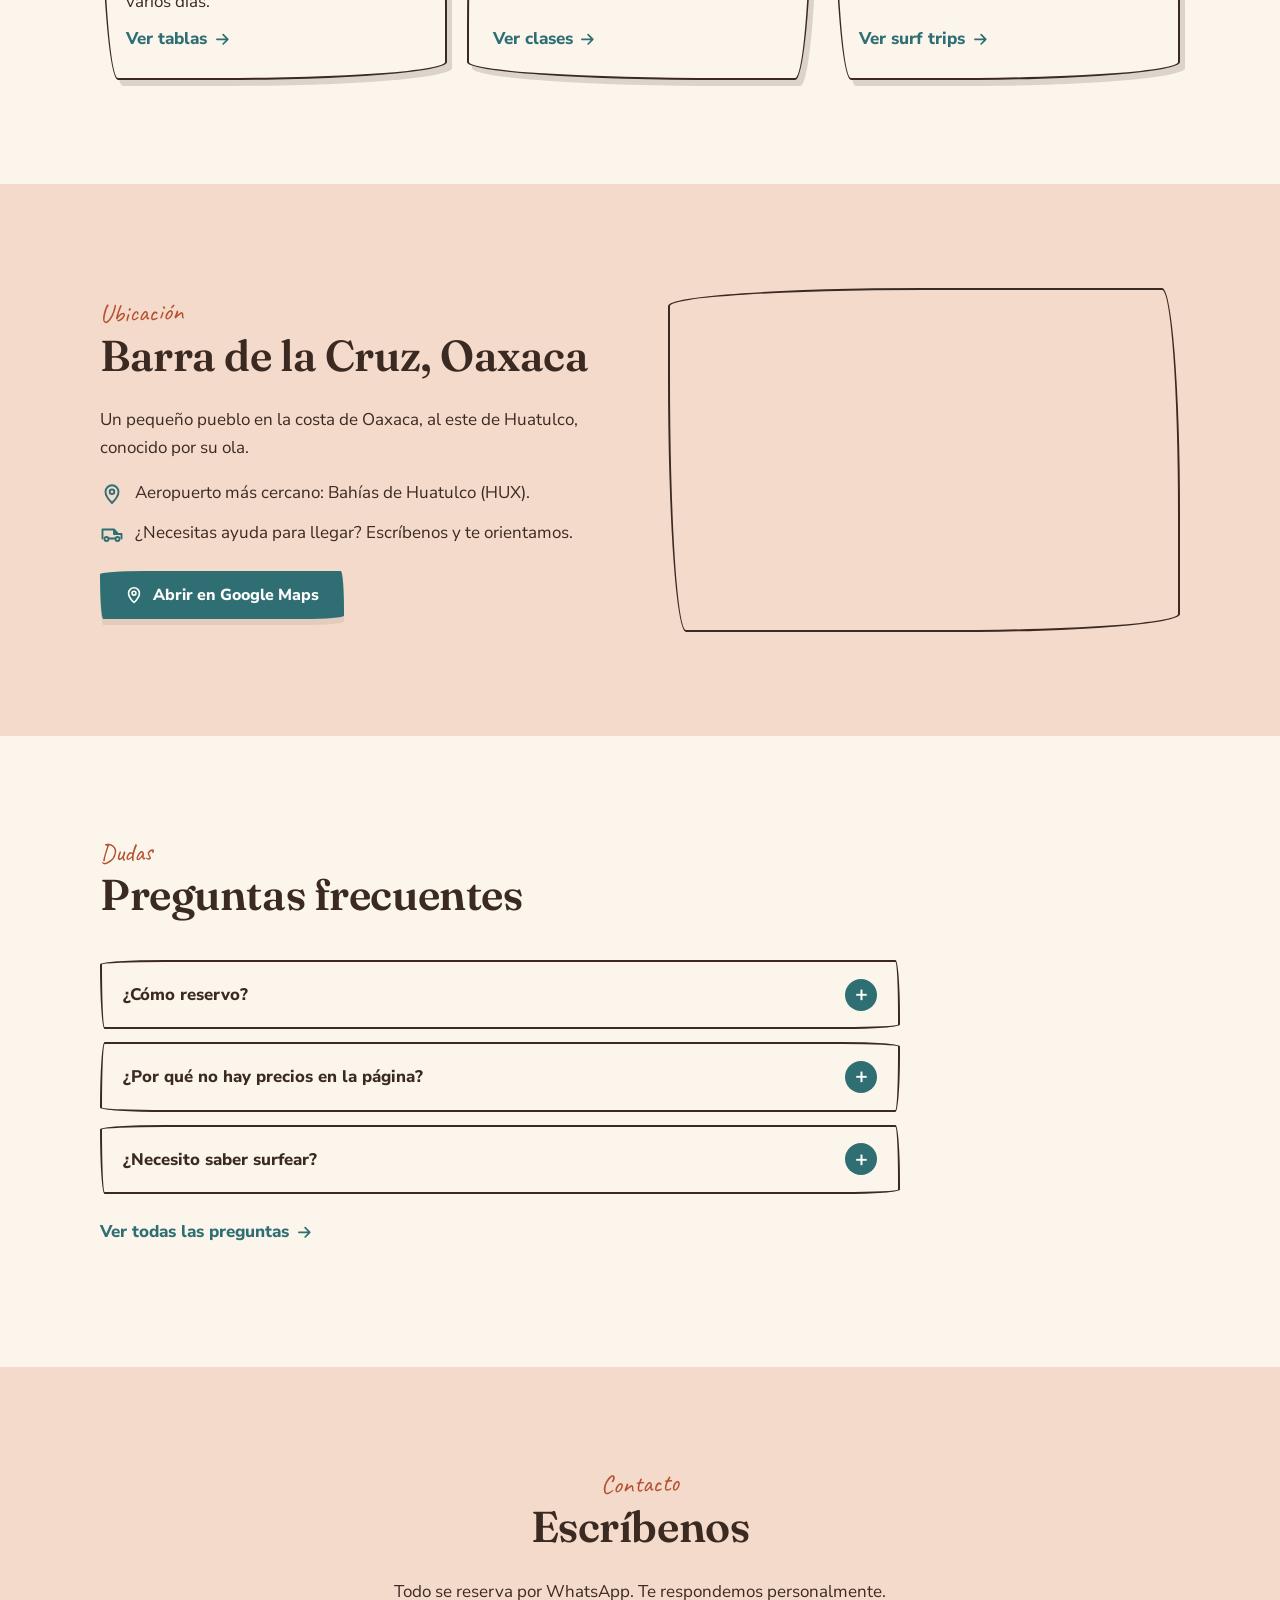
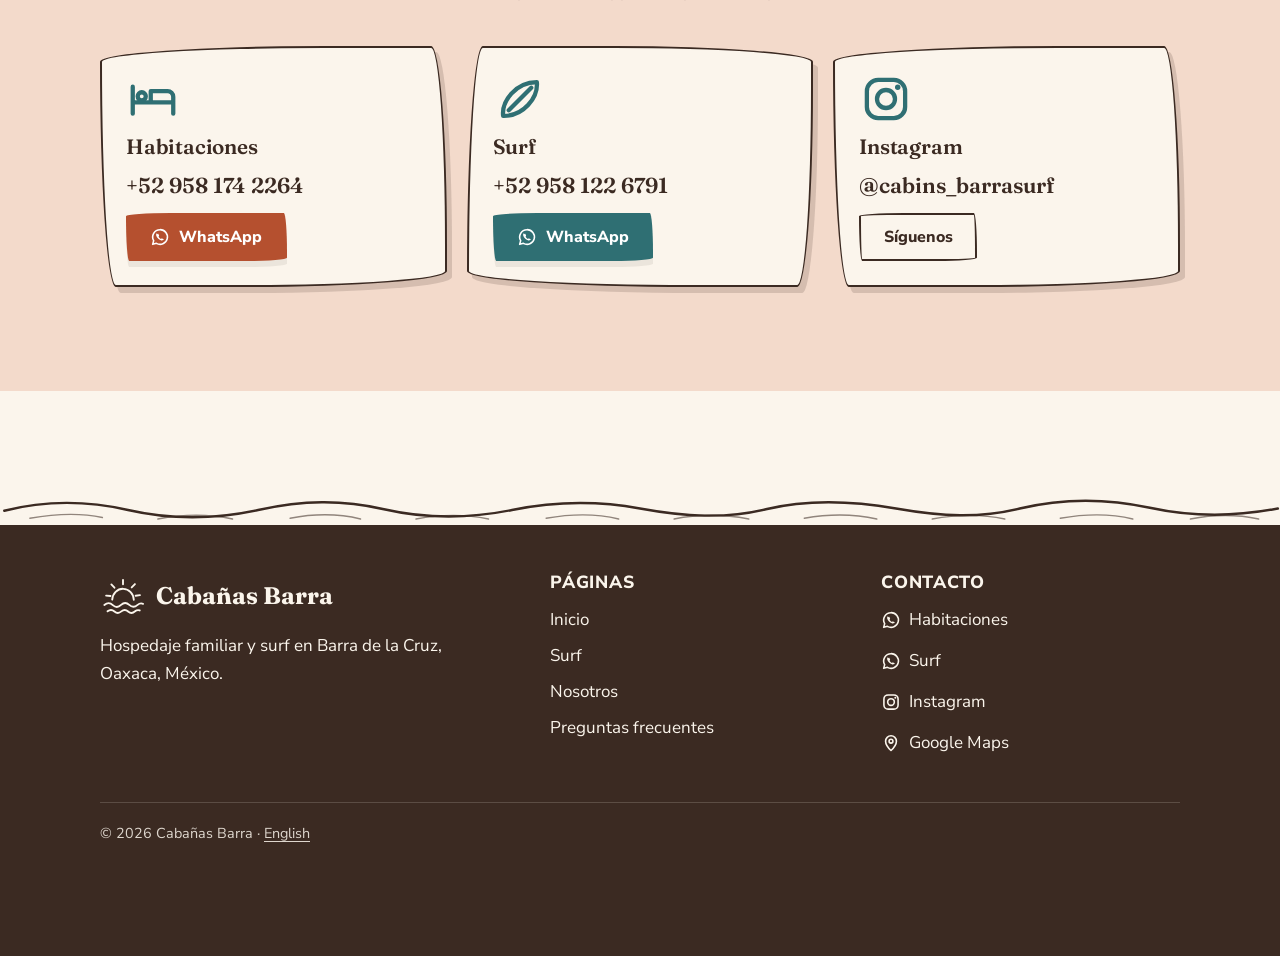
<file: es/index.html>
<!doctype html>
<html lang="es" class="no-js">
<head>
  <meta charset="utf-8">
  <meta name="viewport" content="width=device-width, initial-scale=1">
  <title>Cabañas Barra · Hospedaje y surf en Barra de la Cruz, Oaxaca</title>
  <meta name="description" content="Casa familiar en Barra de la Cruz, Oaxaca. Habitaciones con aire acondicionado y baño privado, renta de tablas, clases y surf trips por la costa.">
  <link rel="alternate" hreflang="es" href="https://nussa-io.github.io/cabanas-barra-chimahuaco/es/">
  <link rel="alternate" hreflang="en" href="https://nussa-io.github.io/cabanas-barra-chimahuaco/en/">
  <link rel="preconnect" href="https://fonts.googleapis.com">
  <link rel="preconnect" href="https://fonts.gstatic.com" crossorigin>
  <link rel="stylesheet" href="https://fonts.googleapis.com/css2?family=Caveat:wght@600&family=Fraunces:opsz,wght@9..144,600;9..144,700&family=Nunito+Sans:opsz,wght@6..12,400;6..12,600;6..12,800&display=swap">
  <link rel="stylesheet" href="../css/styles.css">
</head>
<body>
  <a class="skip-link" href="#main">Saltar al contenido</a>

  <header class="site-header">
    <div class="container header-inner">
      <a class="brand" href="index.html">
        <svg class="brand-mark" aria-hidden="true"><use href="#i-logo"/></svg>
        <span class="brand-name">Cabañas Barra</span>
      </a>
      <a class="lang-switch" href="../en/index.html" hreflang="en" lang="en" data-lang="en">
        <span aria-hidden="true">EN</span><span class="sr-only">English version</span>
      </a>
      <button class="nav-toggle" type="button" aria-expanded="false" aria-controls="site-nav">
        <span class="nav-toggle-bars" aria-hidden="true"></span><span class="sr-only">Menú</span>
      </button>
      <nav class="site-nav" id="site-nav" aria-label="Principal">
        <ul>
          <li><a href="index.html" aria-current="page">Inicio</a></li>
          <li><a href="surf.html">Surf</a></li>
          <li><a href="nosotros.html">Nosotros</a></li>
          <li><a href="preguntas.html">Preguntas</a></li>
        </ul>
        <a class="btn btn-primary btn-sm" href="https://wa.me/529581742264?text=Hola%2C%20me%20interesa%20reservar%20una%20habitaci%C3%B3n%20en%20Caba%C3%B1as%20Barra." target="_blank" rel="noopener">Reservar</a>
      </nav>
    </div>
  </header>

  <main id="main">

    <!-- Hero -->
    <section class="hero">
      <div class="container hero-grid">
        <div>
          <span class="eyebrow">Barra de la Cruz · Oaxaca</span>
          <h1>Tu casa entre olas y familia</h1>
          <p class="lead">Habitaciones cómodas, tablas para todos los niveles y surf trips por la costa de Oaxaca, con una familia que vive aquí.</p>
          <div class="btn-row">
            <a class="btn btn-primary" href="#habitaciones">Ver habitaciones</a>
            <a class="btn btn-secondary" href="surf.html">
              <svg aria-hidden="true"><use href="#i-wave"/></svg>Surf con nosotros
            </a>
          </div>
        </div>
        <div class="hero-art">
          <svg class="doodle hero-sun" viewBox="0 0 100 100" aria-hidden="true"><use href="#d-sun"/></svg>
          <img class="photo photo--tall" src="../assets/images/habitacion-luz.jpg" alt="Habitación con dos camas y luz de la mañana entrando por la ventana" loading="eager">
          <svg class="doodle hero-agave" viewBox="0 0 100 92" aria-hidden="true"><use href="#d-agave"/></svg>
        </div>
      </div>
    </section>

    <svg class="divider" aria-hidden="true"><use href="#d-waves"/></svg>

    <!-- Welcome -->
    <section class="section">
      <div class="container welcome">
        <svg class="doodle" viewBox="0 0 300 52" aria-hidden="true"><use href="#d-picado"/></svg>
        <p class="welcome-text">Somos Eric, Fernanda, Keny y Sofi. Abrimos las puertas de nuestra casa a viajeros y surfistas que quieren vivir Barra de la Cruz como en familia.</p>
        <a class="card-link" href="nosotros.html">Conócenos <svg aria-hidden="true"><use href="#i-arrow"/></svg></a>
      </div>
    </section>

    <!-- Rooms -->
    <section class="section section--blush" id="habitaciones">
      <div class="container">
        <div class="section-head">
          <span class="eyebrow">Hospedaje</span>
          <h2>Habitaciones</h2>
          <p>Tres habitaciones listas para descansar después de un buen día de olas.</p>
        </div>

        <div class="room-feature">
          <div class="room-gallery">
            <img class="photo photo--wide" src="../assets/images/habitacion.jpg" alt="Habitación con dos camas, mesa de madera y ventana con vista a la vegetación" loading="lazy">
            <img class="photo" src="../assets/images/bano.jpg" alt="Baño privado con regadera, lavabo y espejo" loading="lazy">
            <img class="photo" src="../assets/images/detalle-ventana.jpg" alt="Planta sobre una mesa de madera junto a la ventana con vista a las palmeras" loading="lazy">
          </div>
          <div>
            <div class="badges" style="margin-bottom:1rem">
              <span class="badge">3 habitaciones</span>
              <span class="badge badge--outline">A/C + ventilador</span>
            </div>
            <h3>Cada habitación incluye</h3>
            <ul class="feature-list">
              <li><svg aria-hidden="true"><use href="#i-bed"/></svg>2 camas matrimoniales</li>
              <li><svg aria-hidden="true"><use href="#i-snow"/></svg>Aire acondicionado</li>
              <li><svg aria-hidden="true"><use href="#i-fan"/></svg>Ventilador</li>
              <li><svg aria-hidden="true"><use href="#i-shower"/></svg>Baño privado</li>
            </ul>
            <a class="btn btn-primary" href="https://wa.me/529581742264?text=Hola%2C%20me%20interesa%20reservar%20una%20habitaci%C3%B3n%20en%20Caba%C3%B1as%20Barra." target="_blank" rel="noopener">
              <svg aria-hidden="true"><use href="#i-whatsapp"/></svg>Consultar disponibilidad
            </a>
          </div>
        </div>

        <div class="gallery-block">
          <h3>Habitación 1</h3>
          <div class="gallery">
            <a href="../assets/images/hab1-1.jpg" data-zoom><img class="photo" src="../assets/images/thumbs/hab1-1.jpg" alt="Habitación 1: dos camas y pared verde" loading="lazy"></a>
            <a href="../assets/images/hab1-2.jpg" data-zoom><img class="photo" src="../assets/images/thumbs/hab1-2.jpg" alt="Habitación 1: cama junto a la ventana con vista a los árboles" loading="lazy"></a>
            <a href="../assets/images/hab1-3.jpg" data-zoom><img class="photo" src="../assets/images/thumbs/hab1-3.jpg" alt="Habitación 1: cama, repisa, silla de madera y aire acondicionado" loading="lazy"></a>
            <a href="../assets/images/hab1-4.jpg" data-zoom><img class="photo" src="../assets/images/thumbs/hab1-4.jpg" alt="Habitación 1: cama frente a la ventana, ventilador y repisa" loading="lazy"></a>
            <a href="../assets/images/hab1-bano.jpg" data-zoom><img class="photo" src="../assets/images/thumbs/hab1-bano.jpg" alt="Habitación 1: baño privado con regadera y lavabo" loading="lazy"></a>
          </div>
        </div>
        <div class="gallery-block">
          <h3>Habitación 2</h3>
          <div class="gallery">
            <a href="../assets/images/hab2-1.jpg" data-zoom><img class="photo" src="../assets/images/thumbs/hab2-1.jpg" alt="Habitación 2 vista desde la puerta, con dos camas" loading="lazy"></a>
            <a href="../assets/images/habitacion-luz.jpg" data-zoom><img class="photo" src="../assets/images/thumbs/habitacion-luz.jpg" alt="Habitación 2: dos camas con luz de la mañana" loading="lazy"></a>
            <a href="../assets/images/hab2-2.jpg" data-zoom><img class="photo" src="../assets/images/thumbs/hab2-2.jpg" alt="Habitación 2: dos camas y ventana con vista a las palmeras" loading="lazy"></a>
            <a href="../assets/images/hab2-3.jpg" data-zoom><img class="photo" src="../assets/images/thumbs/hab2-3.jpg" alt="Habitación 2: dos camas frente a la ventana" loading="lazy"></a>
          </div>
        </div>
        <div class="gallery-block">
          <h3>Habitación 3</h3>
          <div class="gallery">
            <a href="../assets/images/hab3-1.jpg" data-zoom><img class="photo" src="../assets/images/thumbs/hab3-1.jpg" alt="Habitación 3: dos camas, pared verde y aire acondicionado" loading="lazy"></a>
            <a href="../assets/images/habitacion.jpg" data-zoom><img class="photo" src="../assets/images/thumbs/habitacion.jpg" alt="Habitación 3: dos camas y mesa de madera frente a la ventana" loading="lazy"></a>
            <a href="../assets/images/hab3-2.jpg" data-zoom><img class="photo" src="../assets/images/thumbs/hab3-2.jpg" alt="Habitación 3: dos camas y tapete en forma de tabla de surf" loading="lazy"></a>
            <a href="../assets/images/detalle-ventana.jpg" data-zoom><img class="photo" src="../assets/images/thumbs/detalle-ventana.jpg" alt="Habitación 3: planta junto a la ventana con vista a las palmeras" loading="lazy"></a>
            <a href="../assets/images/bano.jpg" data-zoom><img class="photo" src="../assets/images/thumbs/bano.jpg" alt="Habitación 3: baño privado con regadera, lavabo y espejo" loading="lazy"></a>
          </div>
        </div>

        <div class="grid grid-2">
          <article class="card">
            <svg class="card-icon" aria-hidden="true"><use href="#i-pot"/></svg>
            <h3>Cocina compartida</h3>
            <p>Estufa, refrigerador, congelador y todo lo necesario para preparar tus comidas como en casa.</p>
          </article>
          <article class="card card--soon">
            <span class="badge badge--terracotta" style="align-self:flex-start">Próximamente</span>
            <h3>3 habitaciones más</h3>
            <p>Estamos construyendo tres habitaciones nuevas para recibir a más amigos del mar.</p>
          </article>
        </div>
      </div>
    </section>

    <!-- Surf preview -->
    <section class="section">
      <div class="container">
        <div class="section-head">
          <span class="eyebrow">Surf</span>
          <h2>Todo para tu sesión</h2>
          <p>Desde tu primera ola hasta el mejor swell de la temporada.</p>
        </div>
        <div class="grid grid-3">
          <article class="card">
            <svg class="card-icon" aria-hidden="true"><use href="#i-board"/></svg>
            <h3>Renta de tablas</h3>
            <p>Soft-tops, longboards, mid-lengths, fishes y tablas de alto rendimiento. Por día o con descuento por varios días.</p>
            <a class="card-link" href="surf.html#tablas">Ver tablas <svg aria-hidden="true"><use href="#i-arrow"/></svg></a>
          </article>
          <article class="card">
            <svg class="card-icon" aria-hidden="true"><use href="#i-lesson"/></svg>
            <h3>Clases de surf</h3>
            <p>Clases bajo pedido para aprender o mejorar con calma y seguridad.</p>
            <a class="card-link" href="surf.html#clases">Ver clases <svg aria-hidden="true"><use href="#i-arrow"/></svg></a>
          </article>
          <article class="card">
            <svg class="card-icon" aria-hidden="true"><use href="#i-van"/></svg>
            <h3>Surf trips</h3>
            <p>Salidas a distintos spots entre Huatulco y Salina Cruz, según el swell y el clima.</p>
            <a class="card-link" href="surf.html#trips">Ver surf trips <svg aria-hidden="true"><use href="#i-arrow"/></svg></a>
          </article>
        </div>
      </div>
    </section>

    <!-- Location -->
    <section class="section section--blush" id="ubicacion">
      <div class="container split">
        <div>
          <span class="eyebrow">Ubicación</span>
          <h2>Barra de la Cruz, Oaxaca</h2>
          <p>Un pequeño pueblo en la costa de Oaxaca, al este de Huatulco, conocido por su ola.</p>
          <ul class="info-list">
            <li><svg aria-hidden="true"><use href="#i-pin"/></svg><span>Aeropuerto más cercano: Bahías de Huatulco (HUX).</span></li>
            <li><svg aria-hidden="true"><use href="#i-van"/></svg><span>¿Necesitas ayuda para llegar? Escríbenos y te orientamos.</span></li>
          </ul>
          <a class="btn btn-secondary" href="https://share.google/MvIOrOZv8lbcAxRlX" target="_blank" rel="noopener">
            <svg aria-hidden="true"><use href="#i-pin"/></svg>Abrir en Google Maps
          </a>
        </div>
        <div class="map-wrap">
          <iframe title="Mapa de Barra de la Cruz, Oaxaca" src="https://maps.google.com/maps?q=Barra%20de%20la%20Cruz%2C%20Oaxaca&amp;z=14&amp;output=embed" loading="lazy" referrerpolicy="no-referrer-when-downgrade"></iframe>
        </div>
      </div>
    </section>

    <!-- FAQ preview -->
    <section class="section">
      <div class="container">
        <div class="section-head">
          <span class="eyebrow">Dudas</span>
          <h2>Preguntas frecuentes</h2>
        </div>
        <div class="faq">
          <details>
            <summary>¿Cómo reservo?</summary>
            <div><p>Escríbenos por WhatsApp al <a href="https://wa.me/529581742264" target="_blank" rel="noopener">+52 958 174 2264</a> con tus fechas y cuántas personas son. Te respondemos con disponibilidad y precio.</p></div>
          </details>
          <details>
            <summary>¿Por qué no hay precios en la página?</summary>
            <div><p>Los precios cambian según la temporada y la duración de tu estancia. Escríbenos y te damos una cotización personalizada.</p></div>
          </details>
          <details>
            <summary>¿Necesito saber surfear?</summary>
            <div><p>No. Tenemos soft-tops para principiantes y clases bajo pedido. Para surf, escríbenos al <a href="https://wa.me/529581226791" target="_blank" rel="noopener">+52 958 122 6791</a>.</p></div>
          </details>
        </div>
        <p style="margin-top:1.5rem"><a class="card-link" href="preguntas.html">Ver todas las preguntas <svg aria-hidden="true"><use href="#i-arrow"/></svg></a></p>
      </div>
    </section>

    <!-- Contact -->
    <section class="section section--blush" id="contacto">
      <div class="container">
        <div class="section-head section-head--center">
          <span class="eyebrow">Contacto</span>
          <h2>Escríbenos</h2>
          <p>Todo se reserva por WhatsApp. Te respondemos personalmente.</p>
        </div>
        <div class="grid grid-3">
          <article class="card contact-card">
            <svg class="card-icon" aria-hidden="true"><use href="#i-bed"/></svg>
            <h3>Habitaciones</h3>
            <p class="contact-number">+52 958 174 2264</p>
            <a class="btn btn-primary" href="https://wa.me/529581742264?text=Hola%2C%20me%20interesa%20reservar%20una%20habitaci%C3%B3n%20en%20Caba%C3%B1as%20Barra." target="_blank" rel="noopener">
              <svg aria-hidden="true"><use href="#i-whatsapp"/></svg>WhatsApp
            </a>
          </article>
          <article class="card contact-card">
            <svg class="card-icon" aria-hidden="true"><use href="#i-board"/></svg>
            <h3>Surf</h3>
            <p class="contact-number">+52 958 122 6791</p>
            <a class="btn btn-secondary" href="https://wa.me/529581226791?text=Hola%2C%20me%20interesa%20el%20surf%20en%20Caba%C3%B1as%20Barra%20(tablas%2C%20clases%20o%20surf%20trips)." target="_blank" rel="noopener">
              <svg aria-hidden="true"><use href="#i-whatsapp"/></svg>WhatsApp
            </a>
          </article>
          <article class="card contact-card">
            <svg class="card-icon" aria-hidden="true"><use href="#i-instagram"/></svg>
            <h3>Instagram</h3>
            <p class="contact-number">@cabins_barrasurf</p>
            <a class="btn btn-ghost" href="https://www.instagram.com/cabins_barrasurf/" target="_blank" rel="noopener">Síguenos</a>
          </article>
        </div>
      </div>
    </section>

  </main>

  <footer class="site-footer">
    <svg class="divider" aria-hidden="true"><use href="#d-waves"/></svg>
    <div class="container">
      <div class="footer-grid">
        <div>
          <div class="footer-brand">
            <svg aria-hidden="true"><use href="#i-logo"/></svg><span>Cabañas Barra</span>
          </div>
          <p>Hospedaje familiar y surf en Barra de la Cruz, Oaxaca, México.</p>
        </div>
        <div>
          <h2>Páginas</h2>
          <ul>
            <li><a href="index.html">Inicio</a></li>
            <li><a href="surf.html">Surf</a></li>
            <li><a href="nosotros.html">Nosotros</a></li>
            <li><a href="preguntas.html">Preguntas frecuentes</a></li>
          </ul>
        </div>
        <div>
          <h2>Contacto</h2>
          <ul>
            <li><a href="https://wa.me/529581742264" target="_blank" rel="noopener"><svg aria-hidden="true"><use href="#i-whatsapp"/></svg>Habitaciones</a></li>
            <li><a href="https://wa.me/529581226791" target="_blank" rel="noopener"><svg aria-hidden="true"><use href="#i-whatsapp"/></svg>Surf</a></li>
            <li><a href="https://www.instagram.com/cabins_barrasurf/" target="_blank" rel="noopener"><svg aria-hidden="true"><use href="#i-instagram"/></svg>Instagram</a></li>
            <li><a href="https://share.google/MvIOrOZv8lbcAxRlX" target="_blank" rel="noopener"><svg aria-hidden="true"><use href="#i-pin"/></svg>Google Maps</a></li>
          </ul>
        </div>
      </div>
      <p class="footer-bottom">© <span data-year>2026</span> Cabañas Barra · <a href="../en/index.html" hreflang="en" lang="en" data-lang="en">English</a></p>
    </div>
  </footer>

  <a class="wa-float" href="https://wa.me/529581742264?text=Hola%2C%20me%20interesa%20reservar%20una%20habitaci%C3%B3n%20en%20Caba%C3%B1as%20Barra." target="_blank" rel="noopener">
    <svg aria-hidden="true"><use href="#i-whatsapp"/></svg>Reservar
  </a>

  <script src="../js/illustrations.js"></script>
  <script src="../js/main.js"></script>
</body>
</html>
</file>
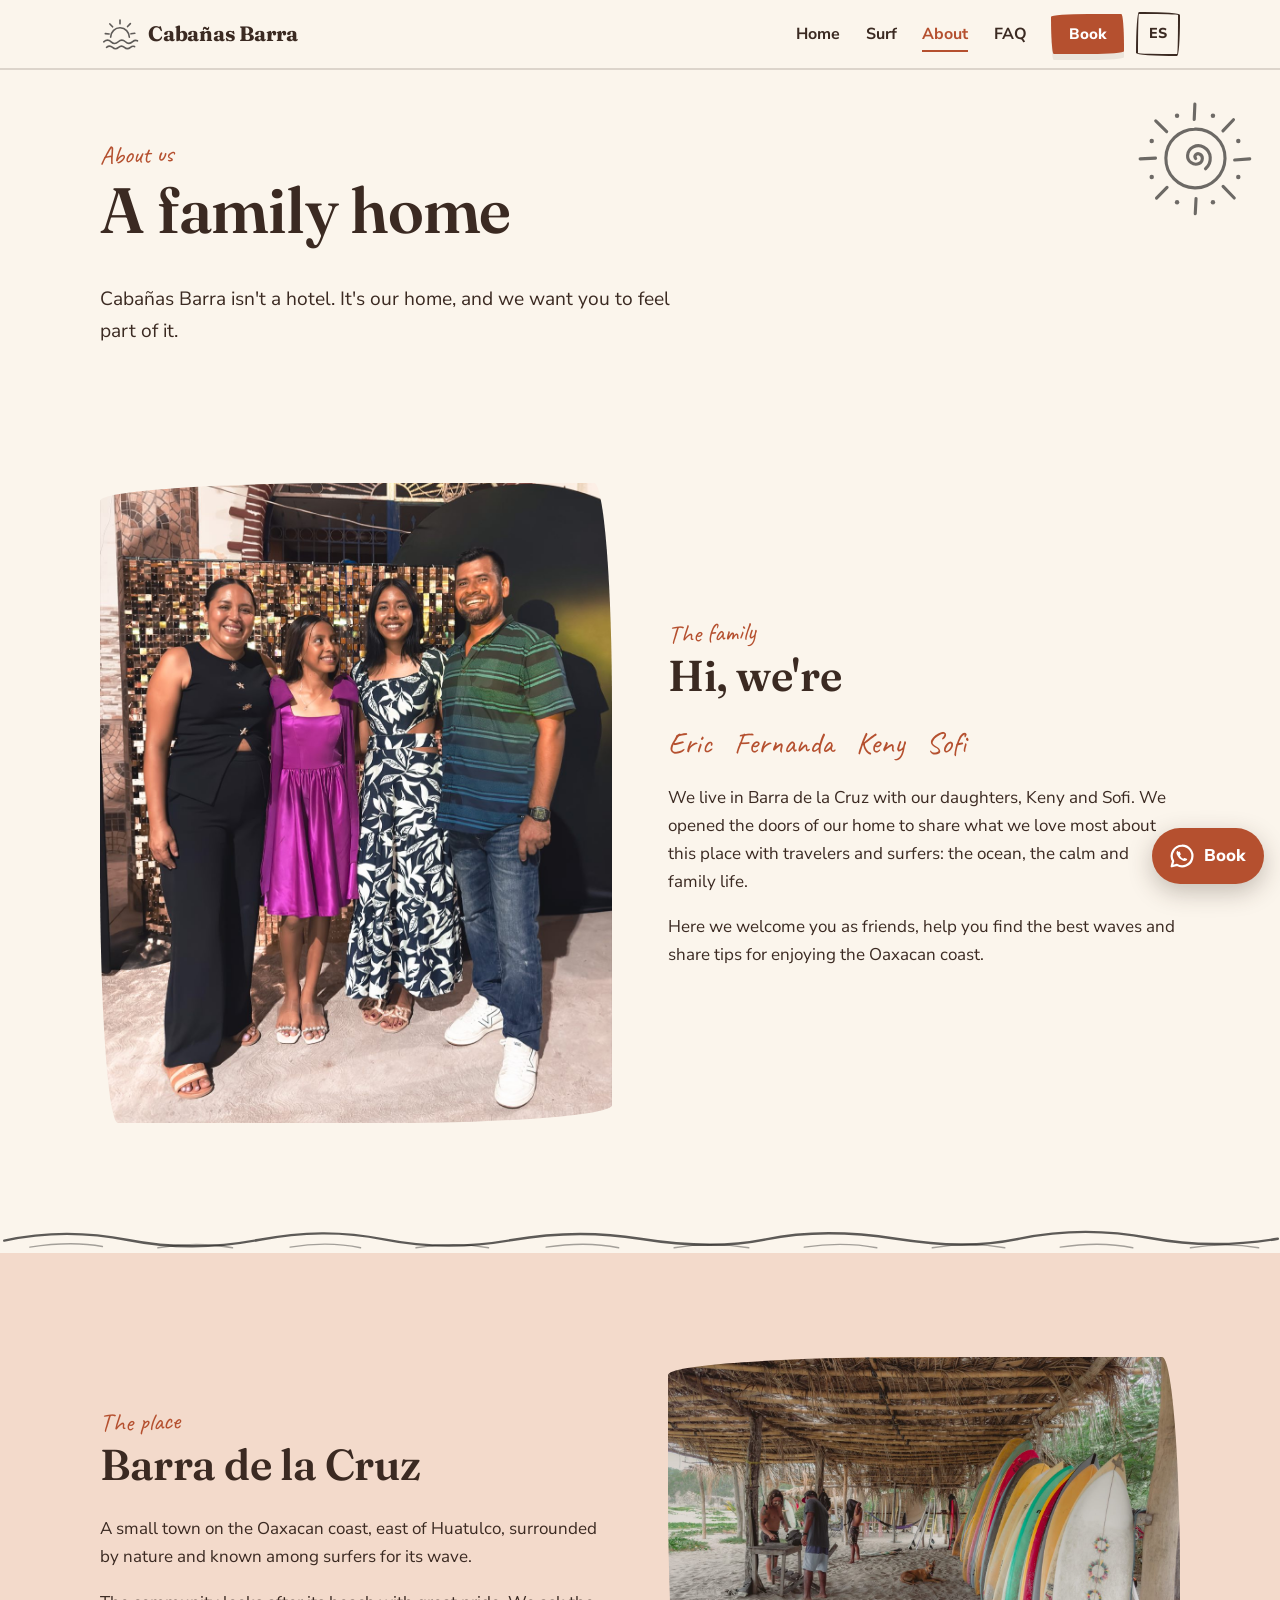
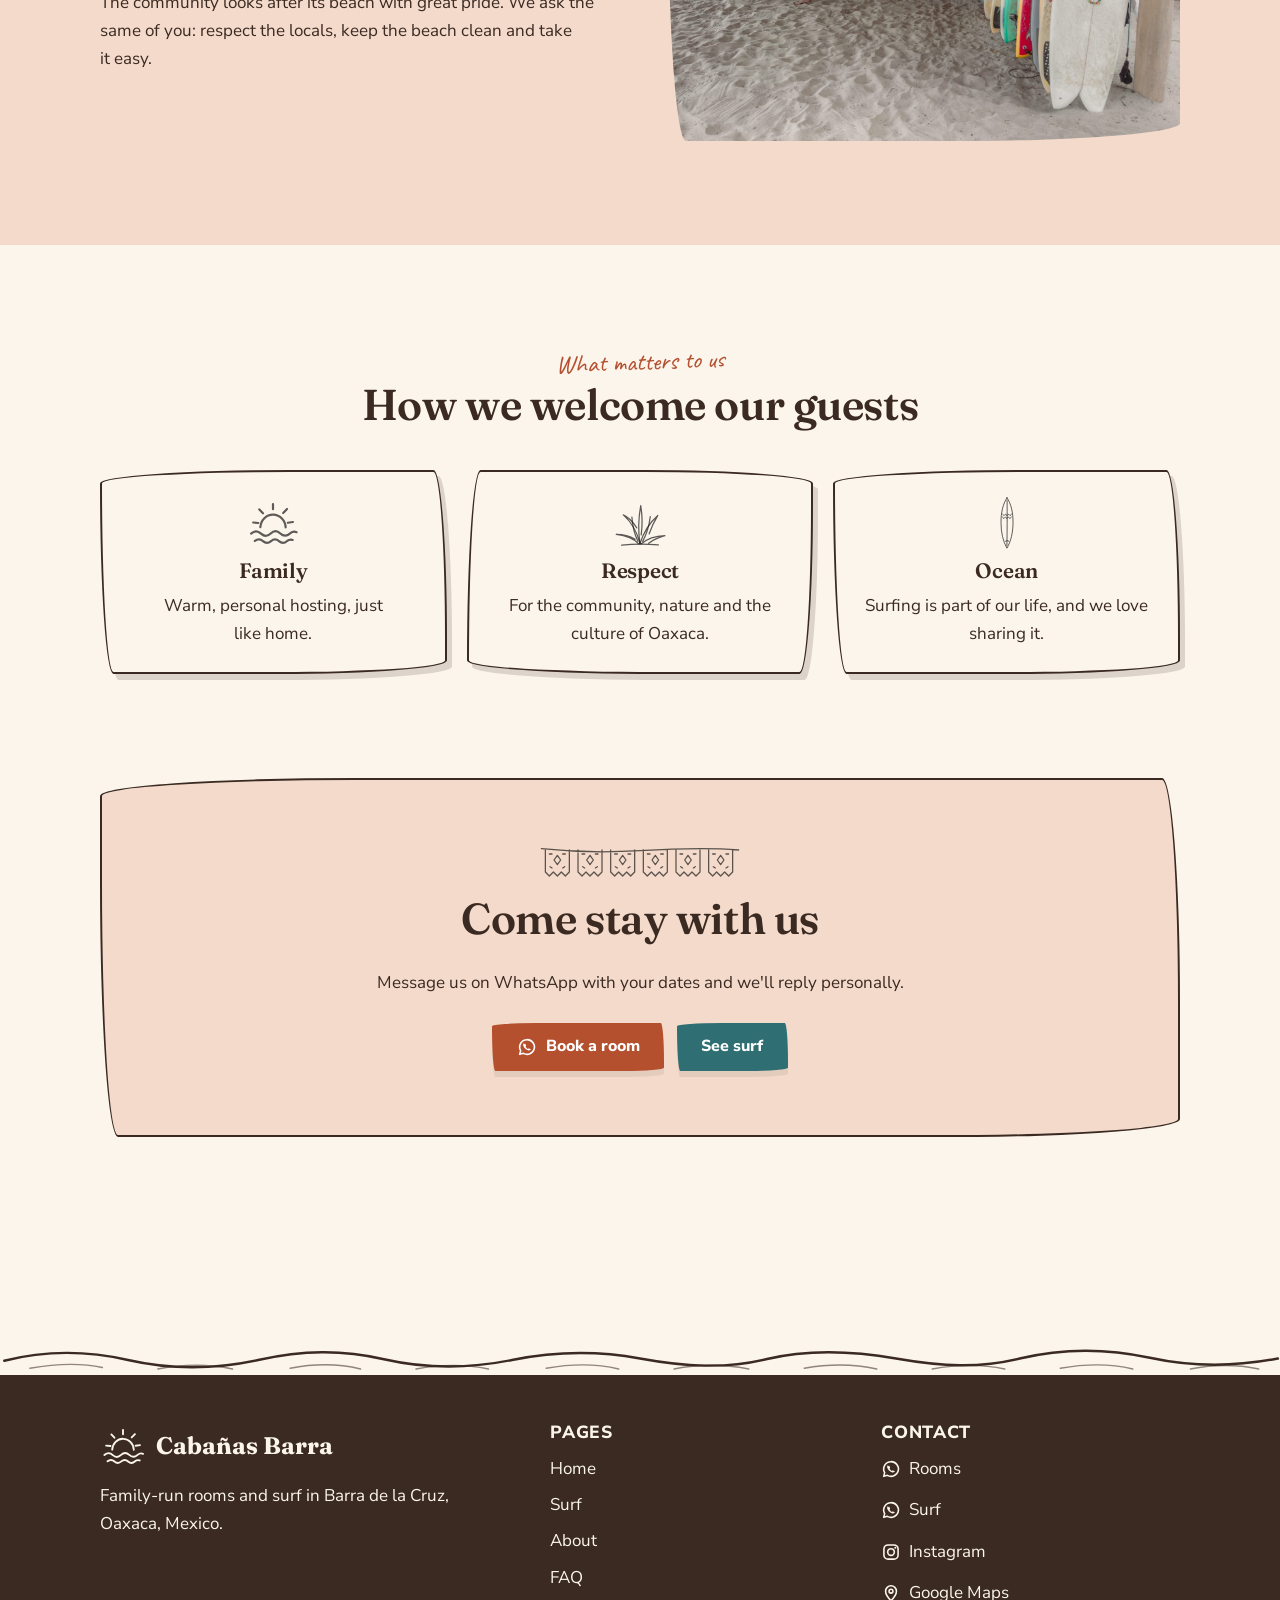
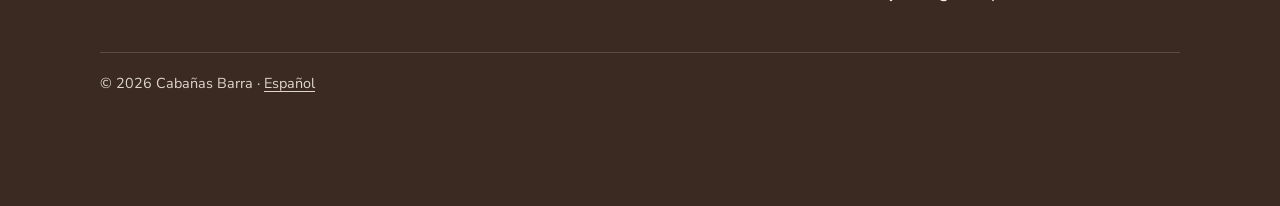
<file: en/about.html>
<!doctype html>
<html lang="en" class="no-js">
<head>
  <meta charset="utf-8">
  <meta name="viewport" content="width=device-width, initial-scale=1">
  <title>About · The family behind Cabañas Barra</title>
  <meta name="description" content="We're Eric, Fernanda, Keny and Sofi, a family in Barra de la Cruz, Oaxaca, opening our home to travelers and surfers.">
  <link rel="alternate" hreflang="es" href="https://nussa-io.github.io/cabanas-barra-chimahuaco/es/nosotros.html">
  <link rel="alternate" hreflang="en" href="https://nussa-io.github.io/cabanas-barra-chimahuaco/en/about.html">
  <link rel="preconnect" href="https://fonts.googleapis.com">
  <link rel="preconnect" href="https://fonts.gstatic.com" crossorigin>
  <link rel="stylesheet" href="https://fonts.googleapis.com/css2?family=Caveat:wght@600&family=Fraunces:opsz,wght@9..144,600;9..144,700&family=Nunito+Sans:opsz,wght@6..12,400;6..12,600;6..12,800&display=swap">
  <link rel="stylesheet" href="../css/styles.css">
</head>
<body>
  <a class="skip-link" href="#main">Skip to content</a>

  <header class="site-header">
    <div class="container header-inner">
      <a class="brand" href="index.html">
        <svg class="brand-mark" aria-hidden="true"><use href="#i-logo"/></svg>
        <span class="brand-name">Cabañas Barra</span>
      </a>
      <a class="lang-switch" href="../es/nosotros.html" hreflang="es" lang="es" data-lang="es">
        <span aria-hidden="true">ES</span><span class="sr-only">Versión en español</span>
      </a>
      <button class="nav-toggle" type="button" aria-expanded="false" aria-controls="site-nav">
        <span class="nav-toggle-bars" aria-hidden="true"></span><span class="sr-only">Menu</span>
      </button>
      <nav class="site-nav" id="site-nav" aria-label="Main">
        <ul>
          <li><a href="index.html">Home</a></li>
          <li><a href="surf.html">Surf</a></li>
          <li><a href="about.html" aria-current="page">About</a></li>
          <li><a href="faq.html">FAQ</a></li>
        </ul>
        <a class="btn btn-primary btn-sm" href="https://wa.me/529581742264?text=Hi!%20I%27d%20like%20to%20book%20a%20room%20at%20Caba%C3%B1as%20Barra." target="_blank" rel="noopener">Book</a>
      </nav>
    </div>
  </header>

  <main id="main">

    <section class="page-hero">
      <svg class="doodle doodle-float" viewBox="0 0 100 100" aria-hidden="true"><use href="#d-sun"/></svg>
      <div class="container">
        <span class="eyebrow">About us</span>
        <h1>A family home</h1>
        <p class="lead">Cabañas Barra isn't a hotel. It's our home, and we want you to feel part of it.</p>
      </div>
    </section>

    <!-- Family -->
    <section class="section">
      <div class="container split">
        <img class="photo photo--tall" src="../assets/images/familia.jpg" alt="Eric, Fernanda, Keny and Sofi" loading="lazy">
        <div>
          <span class="eyebrow">The family</span>
          <h2>Hi, we're</h2>
          <ul class="family-names">
            <li>Eric</li>
            <li>Fernanda</li>
            <li>Keny</li>
            <li>Sofi</li>
          </ul>
          <p>We live in Barra de la Cruz with our daughters, Keny and Sofi. We opened the doors of our home to share what we love most about this place with travelers and surfers: the ocean, the calm and family life.</p>
          <p>Here we welcome you as friends, help you find the best waves and share tips for enjoying the Oaxacan coast.</p>
        </div>
      </div>
    </section>

    <svg class="divider" aria-hidden="true"><use href="#d-waves"/></svg>

    <!-- Town -->
    <section class="section section--blush">
      <div class="container split split--flip">
        <img class="photo" src="../assets/images/palapa-playa.jpg" alt="The surfboard palapa on the beach at Barra de la Cruz" loading="lazy">
        <div>
          <span class="eyebrow">The place</span>
          <h2>Barra de la Cruz</h2>
          <p>A small town on the Oaxacan coast, east of Huatulco, surrounded by nature and known among surfers for its wave.</p>
          <p>The community looks after its beach with great pride. We ask the same of you: respect the locals, keep the beach clean and take it easy.</p>
        </div>
      </div>
    </section>

    <!-- Values -->
    <section class="section values">
      <div class="container">
        <div class="section-head section-head--center">
          <span class="eyebrow">What matters to us</span>
          <h2>How we welcome our guests</h2>
        </div>
        <div class="grid grid-3">
          <article class="card">
            <svg class="card-icon" viewBox="0 0 64 64" aria-hidden="true"><use href="#i-logo"/></svg>
            <h3>Family</h3>
            <p>Warm, personal hosting, just like home.</p>
          </article>
          <article class="card">
            <svg class="card-icon" viewBox="0 0 100 92" aria-hidden="true"><use href="#d-agave"/></svg>
            <h3>Respect</h3>
            <p>For the community, nature and the culture of Oaxaca.</p>
          </article>
          <article class="card">
            <svg class="card-icon" viewBox="0 0 40 120" aria-hidden="true"><use href="#d-board"/></svg>
            <h3>Ocean</h3>
            <p>Surfing is part of our life, and we love sharing it.</p>
          </article>
        </div>
      </div>
    </section>

    <section class="section" style="padding-top:0">
      <div class="container">
        <div class="cta-band">
          <svg class="doodle" viewBox="0 0 300 52" style="width:200px" aria-hidden="true"><use href="#d-picado"/></svg>
          <h2>Come stay with us</h2>
          <p>Message us on WhatsApp with your dates and we'll reply personally.</p>
          <div class="btn-row">
            <a class="btn btn-primary" href="https://wa.me/529581742264?text=Hi!%20I%27d%20like%20to%20book%20a%20room%20at%20Caba%C3%B1as%20Barra." target="_blank" rel="noopener">
              <svg aria-hidden="true"><use href="#i-whatsapp"/></svg>Book a room
            </a>
            <a class="btn btn-secondary" href="surf.html">See surf</a>
          </div>
        </div>
      </div>
    </section>

  </main>

  <footer class="site-footer">
    <svg class="divider" aria-hidden="true"><use href="#d-waves"/></svg>
    <div class="container">
      <div class="footer-grid">
        <div>
          <div class="footer-brand">
            <svg aria-hidden="true"><use href="#i-logo"/></svg><span>Cabañas Barra</span>
          </div>
          <p>Family-run rooms and surf in Barra de la Cruz, Oaxaca, Mexico.</p>
        </div>
        <div>
          <h2>Pages</h2>
          <ul>
            <li><a href="index.html">Home</a></li>
            <li><a href="surf.html">Surf</a></li>
            <li><a href="about.html">About</a></li>
            <li><a href="faq.html">FAQ</a></li>
          </ul>
        </div>
        <div>
          <h2>Contact</h2>
          <ul>
            <li><a href="https://wa.me/529581742264" target="_blank" rel="noopener"><svg aria-hidden="true"><use href="#i-whatsapp"/></svg>Rooms</a></li>
            <li><a href="https://wa.me/529581226791" target="_blank" rel="noopener"><svg aria-hidden="true"><use href="#i-whatsapp"/></svg>Surf</a></li>
            <li><a href="https://www.instagram.com/cabins_barrasurf/" target="_blank" rel="noopener"><svg aria-hidden="true"><use href="#i-instagram"/></svg>Instagram</a></li>
            <li><a href="https://share.google/MvIOrOZv8lbcAxRlX" target="_blank" rel="noopener"><svg aria-hidden="true"><use href="#i-pin"/></svg>Google Maps</a></li>
          </ul>
        </div>
      </div>
      <p class="footer-bottom">© <span data-year>2026</span> Cabañas Barra · <a href="../es/nosotros.html" hreflang="es" lang="es" data-lang="es">Español</a></p>
    </div>
  </footer>

  <a class="wa-float" href="https://wa.me/529581742264?text=Hi!%20I%27d%20like%20to%20book%20a%20room%20at%20Caba%C3%B1as%20Barra." target="_blank" rel="noopener">
    <svg aria-hidden="true"><use href="#i-whatsapp"/></svg>Book
  </a>

  <script src="../js/illustrations.js"></script>
  <script src="../js/main.js"></script>
</body>
</html>
</file>
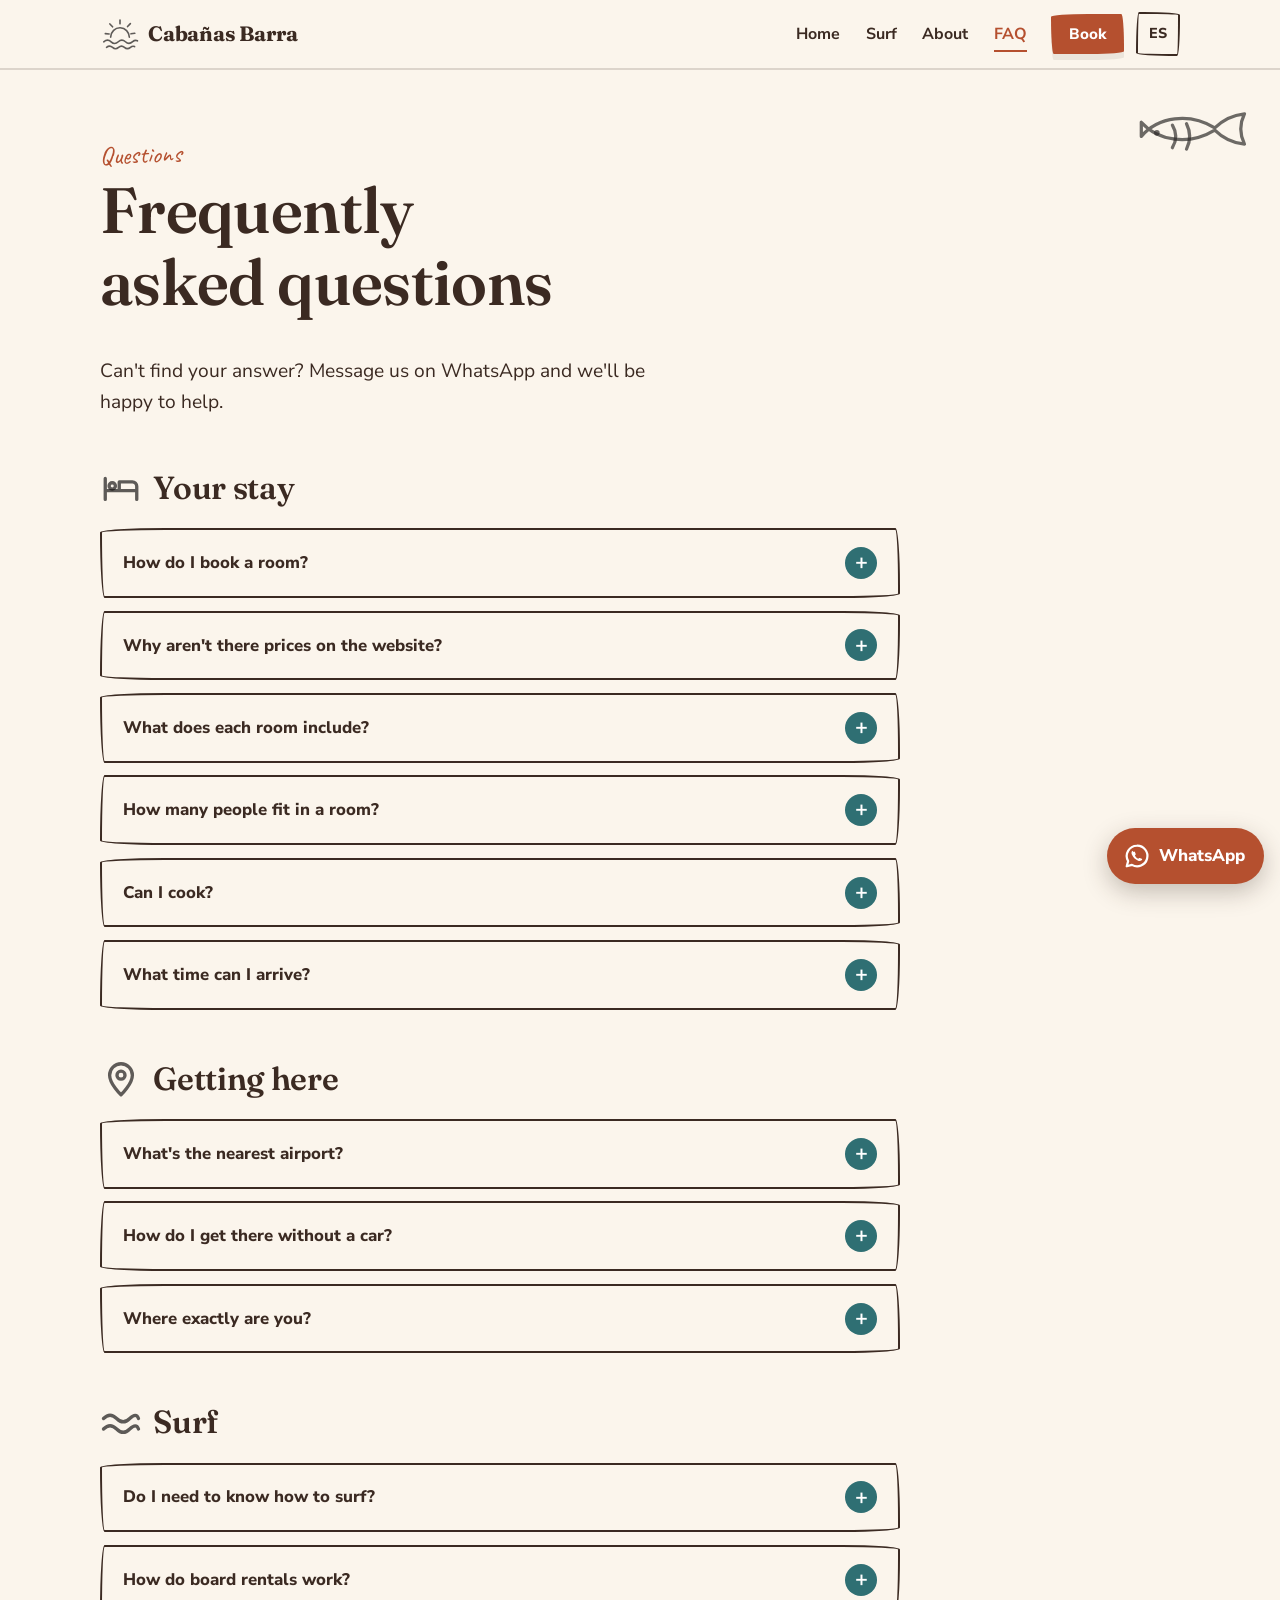
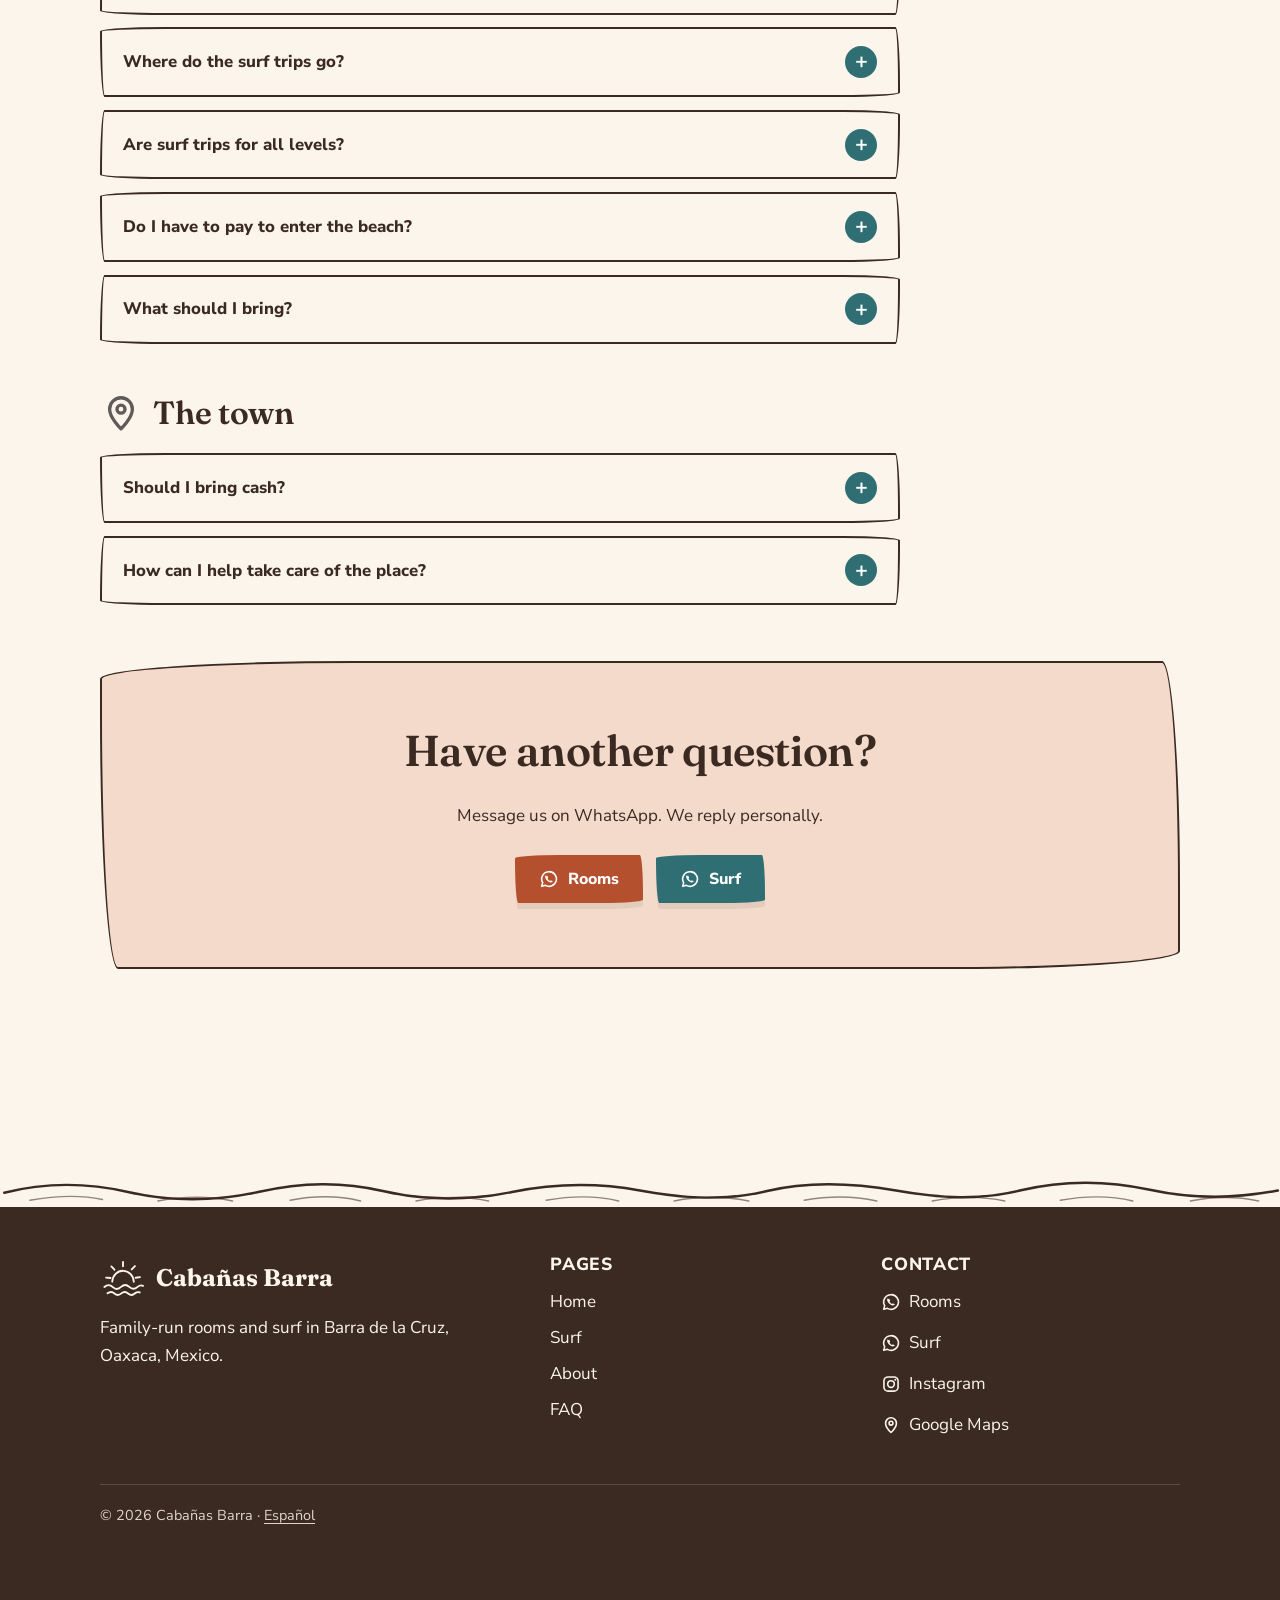
<file: en/faq.html>
<!doctype html>
<html lang="en" class="no-js">
<head>
  <meta charset="utf-8">
  <meta name="viewport" content="width=device-width, initial-scale=1">
  <title>FAQ · Cabañas Barra</title>
  <meta name="description" content="Answers about booking, rooms, getting to Barra de la Cruz, surfing and the town.">
  <link rel="alternate" hreflang="es" href="https://nussa-io.github.io/cabanas-barra-chimahuaco/es/preguntas.html">
  <link rel="alternate" hreflang="en" href="https://nussa-io.github.io/cabanas-barra-chimahuaco/en/faq.html">
  <link rel="preconnect" href="https://fonts.googleapis.com">
  <link rel="preconnect" href="https://fonts.gstatic.com" crossorigin>
  <link rel="stylesheet" href="https://fonts.googleapis.com/css2?family=Caveat:wght@600&family=Fraunces:opsz,wght@9..144,600;9..144,700&family=Nunito+Sans:opsz,wght@6..12,400;6..12,600;6..12,800&display=swap">
  <link rel="stylesheet" href="../css/styles.css">
</head>
<body>
  <a class="skip-link" href="#main">Skip to content</a>

  <header class="site-header">
    <div class="container header-inner">
      <a class="brand" href="index.html">
        <svg class="brand-mark" aria-hidden="true"><use href="#i-logo"/></svg>
        <span class="brand-name">Cabañas Barra</span>
      </a>
      <a class="lang-switch" href="../es/preguntas.html" hreflang="es" lang="es" data-lang="es">
        <span aria-hidden="true">ES</span><span class="sr-only">Versión en español</span>
      </a>
      <button class="nav-toggle" type="button" aria-expanded="false" aria-controls="site-nav">
        <span class="nav-toggle-bars" aria-hidden="true"></span><span class="sr-only">Menu</span>
      </button>
      <nav class="site-nav" id="site-nav" aria-label="Main">
        <ul>
          <li><a href="index.html">Home</a></li>
          <li><a href="surf.html">Surf</a></li>
          <li><a href="about.html">About</a></li>
          <li><a href="faq.html" aria-current="page">FAQ</a></li>
        </ul>
        <a class="btn btn-primary btn-sm" href="https://wa.me/529581742264?text=Hi!%20I%27d%20like%20to%20book%20a%20room%20at%20Caba%C3%B1as%20Barra." target="_blank" rel="noopener">Book</a>
      </nav>
    </div>
  </header>

  <main id="main">

    <section class="page-hero">
      <svg class="doodle doodle-float" viewBox="0 0 92 60" aria-hidden="true"><use href="#d-fish"/></svg>
      <div class="container">
        <span class="eyebrow">Questions</span>
        <h1>Frequently asked questions</h1>
        <p class="lead">Can't find your answer? Message us on WhatsApp and we'll be happy to help.</p>
      </div>
    </section>

    <section class="section" style="padding-top:1rem">
      <div class="container">

        <div class="faq-group" id="stay">
          <h2><svg aria-hidden="true"><use href="#i-bed"/></svg>Your stay</h2>
          <div class="faq">
            <details>
              <summary>How do I book a room?</summary>
              <div><p>Message us on WhatsApp at <a href="https://wa.me/529581742264" target="_blank" rel="noopener">+52 958 174 2264</a> with your dates and how many people are coming. We'll reply with availability and price.</p></div>
            </details>
            <details>
              <summary>Why aren't there prices on the website?</summary>
              <div><p>Prices change with the season and the length of your stay. Message us and we'll send you a personal quote.</p></div>
            </details>
            <details>
              <summary>What does each room include?</summary>
              <div><p>Every room has 2 double beds, air conditioning, a fan and a private bathroom.</p></div>
            </details>
            <details>
              <summary>How many people fit in a room?</summary>
              <div><p>Each room has two double beds. Tell us how many of you are coming and we'll suggest the best option.</p></div>
            </details>
            <details>
              <summary>Can I cook?</summary>
              <div><p>Yes. There's a shared kitchen with a stove, fridge, freezer and everything you need to cook your own meals.</p></div>
            </details>
            <details>
              <summary>What time can I arrive?</summary>
              <div><p>Send us your approximate arrival time and we'll make sure someone is there to welcome you.</p></div>
            </details>
          </div>
        </div>

        <div class="faq-group" id="getting-here">
          <h2><svg aria-hidden="true"><use href="#i-pin"/></svg>Getting here</h2>
          <div class="faq">
            <details>
              <summary>What's the nearest airport?</summary>
              <div><p>Bahías de Huatulco airport (HUX). From there, Barra de la Cruz is to the east along the coastal highway.</p></div>
            </details>
            <details>
              <summary>How do I get there without a car?</summary>
              <div><p>Message us before your trip and we'll explain the best transport options.</p></div>
            </details>
            <details>
              <summary>Where exactly are you?</summary>
              <div><p>You can find us on <a href="https://share.google/MvIOrOZv8lbcAxRlX" target="_blank" rel="noopener">Google Maps</a>.</p></div>
            </details>
          </div>
        </div>

        <div class="faq-group" id="surf">
          <h2><svg aria-hidden="true"><use href="#i-wave"/></svg>Surf</h2>
          <div class="faq">
            <details>
              <summary>Do I need to know how to surf?</summary>
              <div><p>Not at all. We have soft-tops for beginners and lessons on request, plus boards for intermediate and advanced surfers.</p></div>
            </details>
            <details>
              <summary>How do board rentals work?</summary>
              <div><p>Boards are rented by the day, with a discount for multiple days. Message <a href="https://wa.me/529581226791" target="_blank" rel="noopener">+52 958 122 6791</a> for prices and availability.</p></div>
            </details>
            <details>
              <summary>Where do the surf trips go?</summary>
              <div><p>To different spots between Huatulco and Salina Cruz. We pick the destination based on swell and weather, so you surf the best waves of the day.</p></div>
            </details>
            <details>
              <summary>Are surf trips for all levels?</summary>
              <div><p>Yes. We choose the spot with your level and the conditions in mind.</p></div>
            </details>
            <details>
              <summary>Do I have to pay to enter the beach?</summary>
              <div><p>The Barra de la Cruz community manages its beach and charges an entrance fee. It helps keep the beach clean and cared for.</p></div>
            </details>
            <details>
              <summary>What should I bring?</summary>
              <div><p>Biodegradable sunscreen, a rash guard, water and lots of stoke. If you don't bring a board, you can rent one from us.</p></div>
            </details>
          </div>
        </div>

        <div class="faq-group" id="town">
          <h2><svg aria-hidden="true"><use href="#i-pin"/></svg>The town</h2>
          <div class="faq">
            <details>
              <summary>Should I bring cash?</summary>
              <div><p>Barra de la Cruz is a small town. We recommend bringing cash from Huatulco.</p></div>
            </details>
            <details>
              <summary>How can I help take care of the place?</summary>
              <div><p>Respect the locals and their customs, don't leave trash on the beach and use biodegradable products in the ocean.</p></div>
            </details>
          </div>
        </div>

        <div class="cta-band" style="margin-top:3.5rem">
          <h2>Have another question?</h2>
          <p>Message us on WhatsApp. We reply personally.</p>
          <div class="btn-row">
            <a class="btn btn-primary" href="https://wa.me/529581742264" target="_blank" rel="noopener">
              <svg aria-hidden="true"><use href="#i-whatsapp"/></svg>Rooms
            </a>
            <a class="btn btn-secondary" href="https://wa.me/529581226791" target="_blank" rel="noopener">
              <svg aria-hidden="true"><use href="#i-whatsapp"/></svg>Surf
            </a>
          </div>
        </div>

      </div>
    </section>

  </main>

  <footer class="site-footer">
    <svg class="divider" aria-hidden="true"><use href="#d-waves"/></svg>
    <div class="container">
      <div class="footer-grid">
        <div>
          <div class="footer-brand">
            <svg aria-hidden="true"><use href="#i-logo"/></svg><span>Cabañas Barra</span>
          </div>
          <p>Family-run rooms and surf in Barra de la Cruz, Oaxaca, Mexico.</p>
        </div>
        <div>
          <h2>Pages</h2>
          <ul>
            <li><a href="index.html">Home</a></li>
            <li><a href="surf.html">Surf</a></li>
            <li><a href="about.html">About</a></li>
            <li><a href="faq.html">FAQ</a></li>
          </ul>
        </div>
        <div>
          <h2>Contact</h2>
          <ul>
            <li><a href="https://wa.me/529581742264" target="_blank" rel="noopener"><svg aria-hidden="true"><use href="#i-whatsapp"/></svg>Rooms</a></li>
            <li><a href="https://wa.me/529581226791" target="_blank" rel="noopener"><svg aria-hidden="true"><use href="#i-whatsapp"/></svg>Surf</a></li>
            <li><a href="https://www.instagram.com/cabins_barrasurf/" target="_blank" rel="noopener"><svg aria-hidden="true"><use href="#i-instagram"/></svg>Instagram</a></li>
            <li><a href="https://share.google/MvIOrOZv8lbcAxRlX" target="_blank" rel="noopener"><svg aria-hidden="true"><use href="#i-pin"/></svg>Google Maps</a></li>
          </ul>
        </div>
      </div>
      <p class="footer-bottom">© <span data-year>2026</span> Cabañas Barra · <a href="../es/preguntas.html" hreflang="es" lang="es" data-lang="es">Español</a></p>
    </div>
  </footer>

  <a class="wa-float" href="https://wa.me/529581742264" target="_blank" rel="noopener">
    <svg aria-hidden="true"><use href="#i-whatsapp"/></svg>WhatsApp
  </a>

  <script src="../js/illustrations.js"></script>
  <script src="../js/main.js"></script>
</body>
</html>
</file>
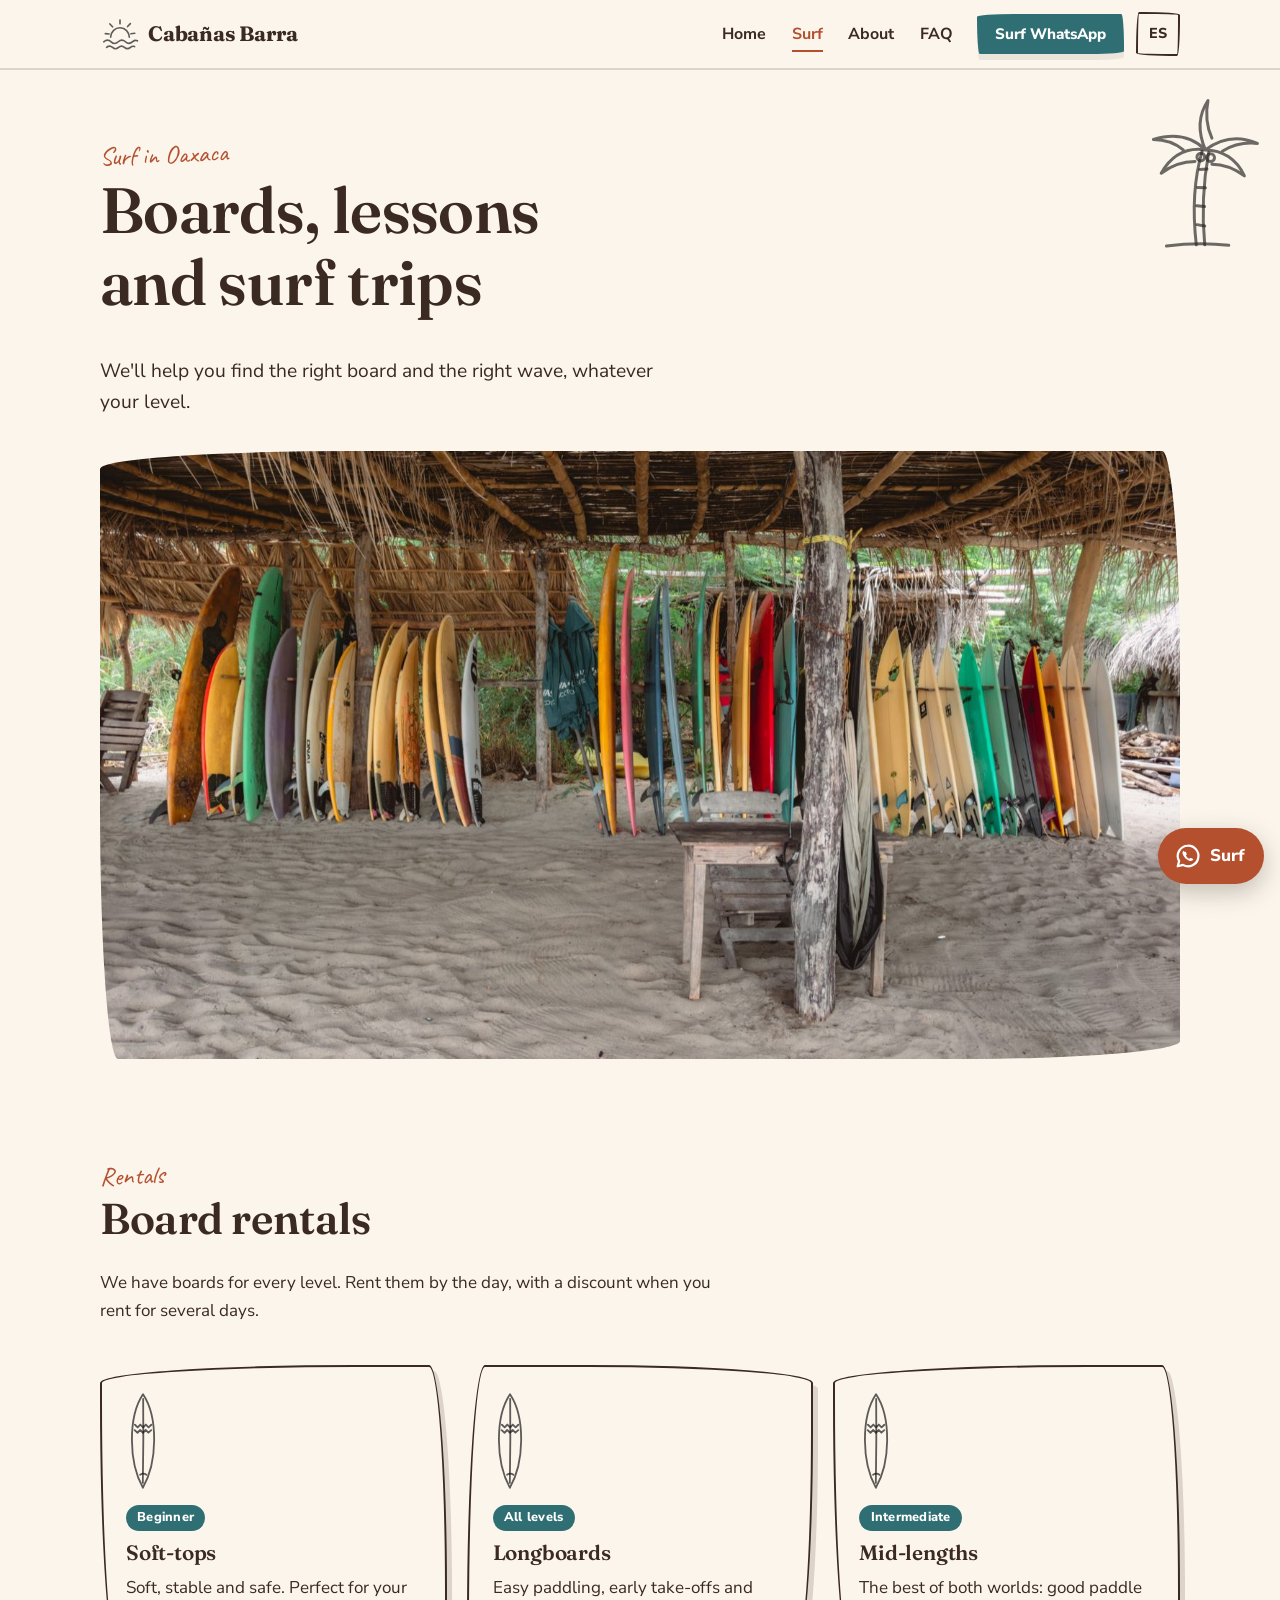
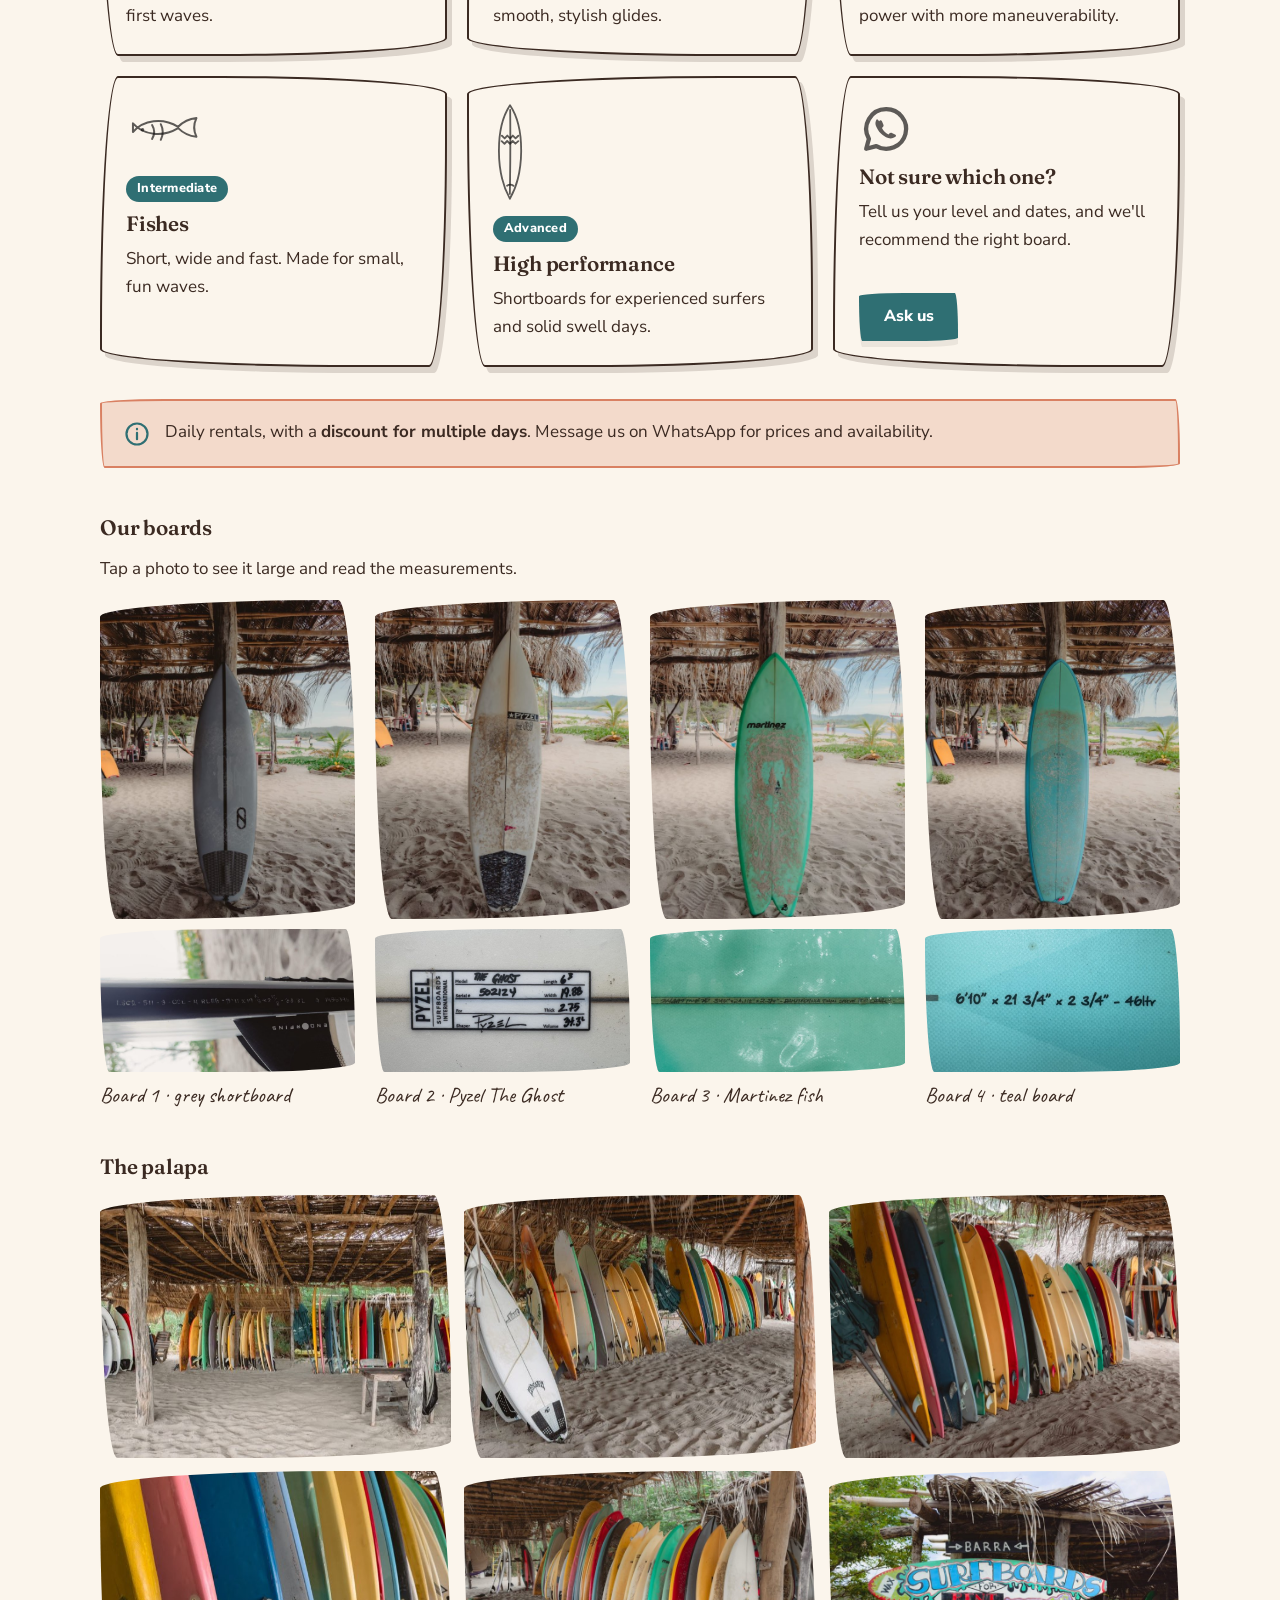
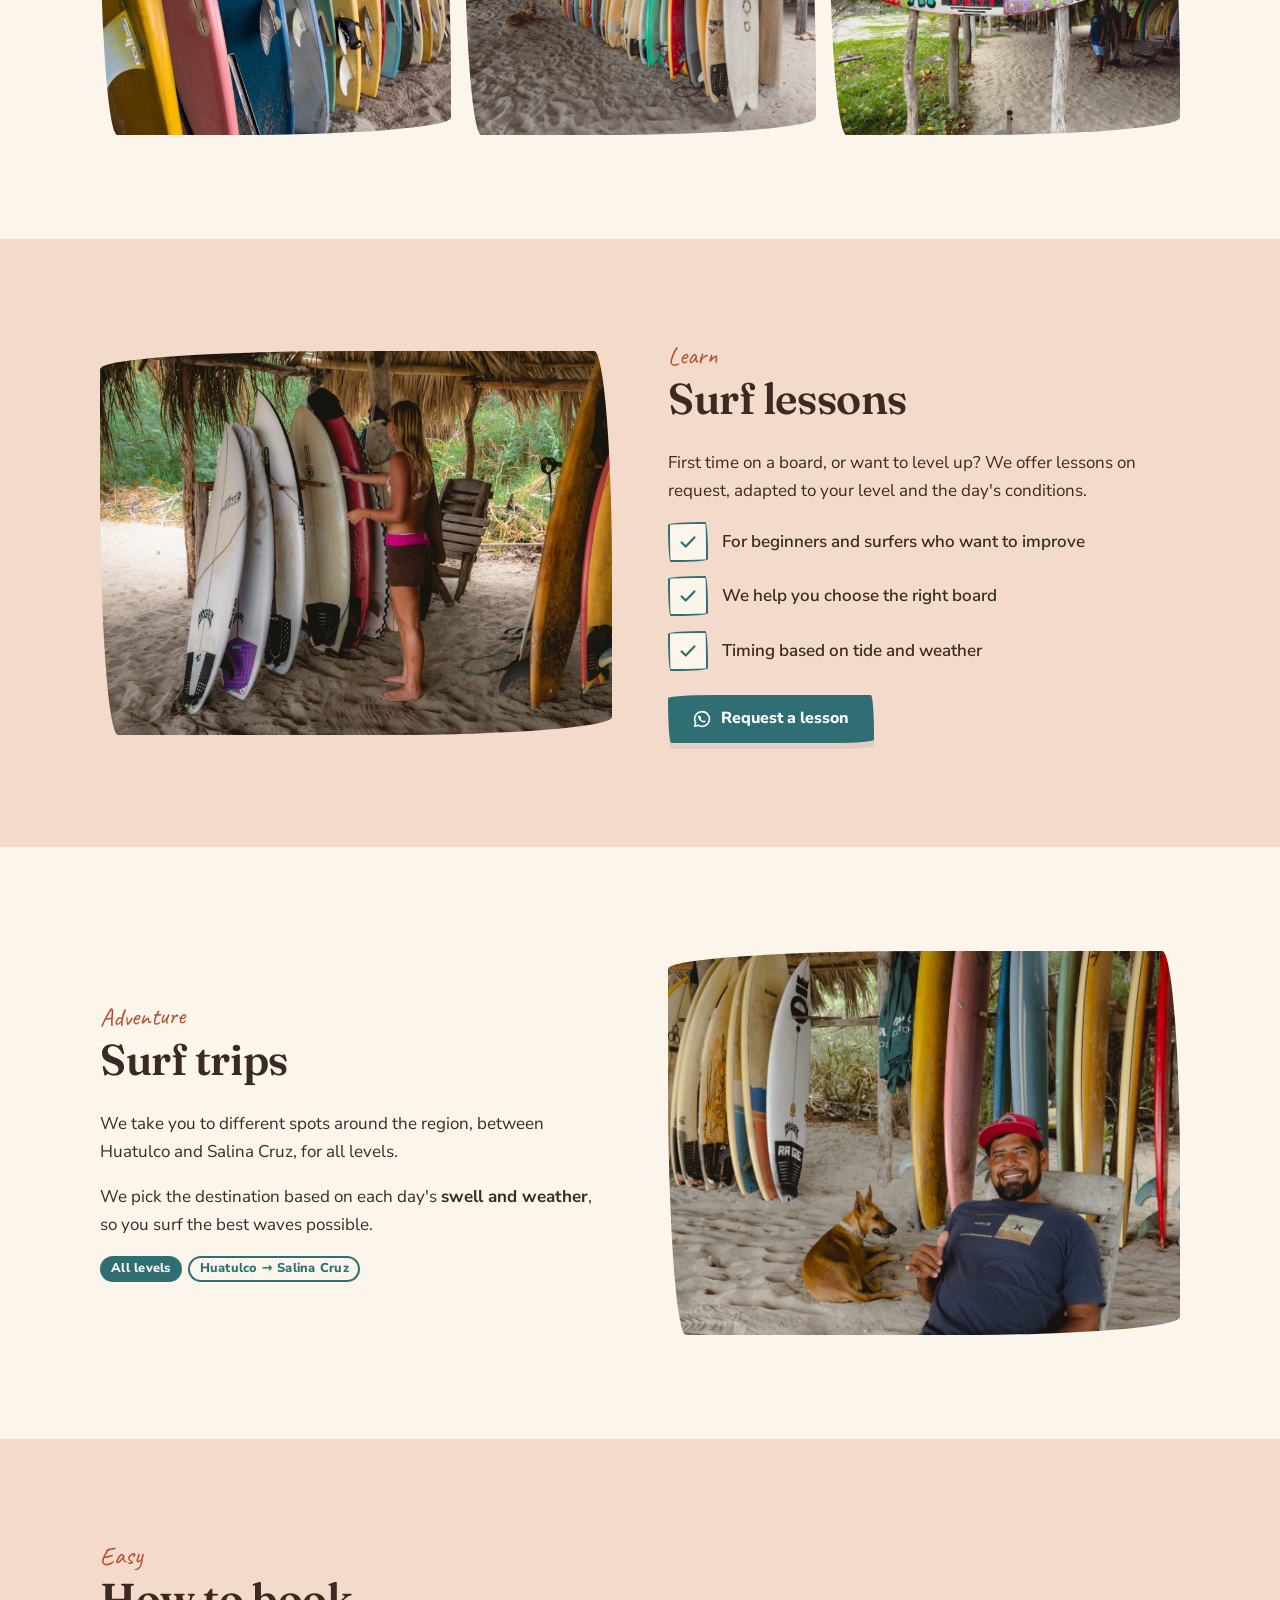
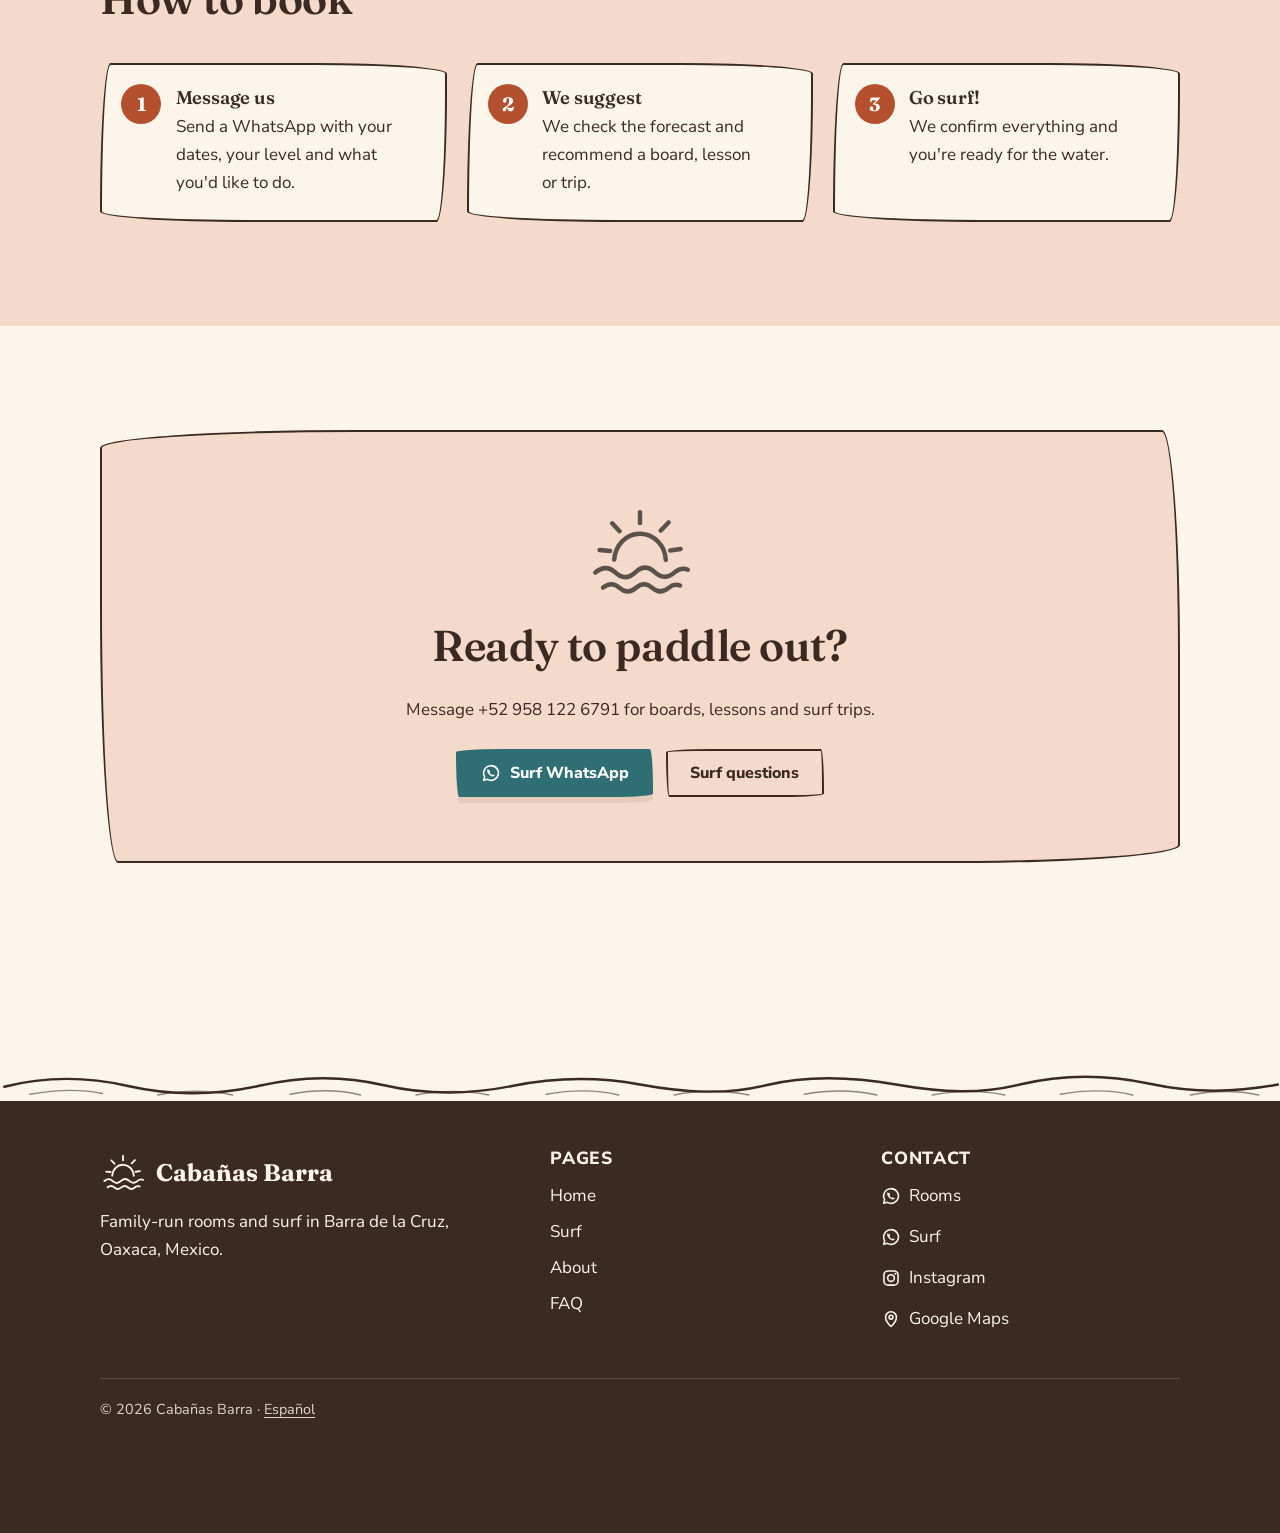
<file: en/surf.html>
<!doctype html>
<html lang="en" class="no-js">
<head>
  <meta charset="utf-8">
  <meta name="viewport" content="width=device-width, initial-scale=1">
  <title>Surf · Board rentals, lessons and surf trips · Cabañas Barra</title>
  <meta name="description" content="Surfboard rentals for every level, surf lessons on request and surf trips between Huatulco and Salina Cruz from Barra de la Cruz, Oaxaca.">
  <link rel="alternate" hreflang="es" href="https://nussa-io.github.io/cabanas-barra-chimahuaco/es/surf.html">
  <link rel="alternate" hreflang="en" href="https://nussa-io.github.io/cabanas-barra-chimahuaco/en/surf.html">
  <link rel="preconnect" href="https://fonts.googleapis.com">
  <link rel="preconnect" href="https://fonts.gstatic.com" crossorigin>
  <link rel="stylesheet" href="https://fonts.googleapis.com/css2?family=Caveat:wght@600&family=Fraunces:opsz,wght@9..144,600;9..144,700&family=Nunito+Sans:opsz,wght@6..12,400;6..12,600;6..12,800&display=swap">
  <link rel="stylesheet" href="../css/styles.css">
</head>
<body>
  <a class="skip-link" href="#main">Skip to content</a>

  <header class="site-header">
    <div class="container header-inner">
      <a class="brand" href="index.html">
        <svg class="brand-mark" aria-hidden="true"><use href="#i-logo"/></svg>
        <span class="brand-name">Cabañas Barra</span>
      </a>
      <a class="lang-switch" href="../es/surf.html" hreflang="es" lang="es" data-lang="es">
        <span aria-hidden="true">ES</span><span class="sr-only">Versión en español</span>
      </a>
      <button class="nav-toggle" type="button" aria-expanded="false" aria-controls="site-nav">
        <span class="nav-toggle-bars" aria-hidden="true"></span><span class="sr-only">Menu</span>
      </button>
      <nav class="site-nav" id="site-nav" aria-label="Main">
        <ul>
          <li><a href="index.html">Home</a></li>
          <li><a href="surf.html" aria-current="page">Surf</a></li>
          <li><a href="about.html">About</a></li>
          <li><a href="faq.html">FAQ</a></li>
        </ul>
        <a class="btn btn-secondary btn-sm" href="https://wa.me/529581226791?text=Hi!%20I%27m%20interested%20in%20surfing%20with%20Caba%C3%B1as%20Barra%20(boards%2C%20lessons%20or%20surf%20trips)." target="_blank" rel="noopener">Surf WhatsApp</a>
      </nav>
    </div>
  </header>

  <main id="main">

    <section class="page-hero">
      <svg class="doodle doodle-float" viewBox="0 0 100 120" aria-hidden="true"><use href="#d-palm"/></svg>
      <div class="container">
        <span class="eyebrow">Surf in Oaxaca</span>
        <h1>Boards, lessons and surf trips</h1>
        <p class="lead">We'll help you find the right board and the right wave, whatever your level.</p>
      </div>
    </section>

    <div class="container">
      <img class="photo photo--wide" src="../assets/images/palapa-tablas.jpg" alt="Colorful surfboards under the palapa on the beach at Barra de la Cruz" loading="eager">
    </div>

    <!-- Boards -->
    <section class="section" id="boards">
      <div class="container">
        <div class="section-head">
          <span class="eyebrow">Rentals</span>
          <h2>Board rentals</h2>
          <p>We have boards for every level. Rent them by the day, with a discount when you rent for several days.</p>
        </div>
        <div class="grid grid-3">
          <article class="card board-card">
            <svg class="board-art" viewBox="0 0 40 120" aria-hidden="true"><use href="#d-board"/></svg>
            <span class="badge">Beginner</span>
            <h3>Soft-tops</h3>
            <p>Soft, stable and safe. Perfect for your first waves.</p>
          </article>
          <article class="card board-card">
            <svg class="board-art" viewBox="0 0 40 120" aria-hidden="true"><use href="#d-board"/></svg>
            <span class="badge">All levels</span>
            <h3>Longboards</h3>
            <p>Easy paddling, early take-offs and smooth, stylish glides.</p>
          </article>
          <article class="card board-card">
            <svg class="board-art" viewBox="0 0 40 120" aria-hidden="true"><use href="#d-board"/></svg>
            <span class="badge">Intermediate</span>
            <h3>Mid-lengths</h3>
            <p>The best of both worlds: good paddle power with more maneuverability.</p>
          </article>
          <article class="card board-card">
            <svg class="board-art" viewBox="0 0 92 60" style="width:80px;height:60px" aria-hidden="true"><use href="#d-fish"/></svg>
            <span class="badge">Intermediate</span>
            <h3>Fishes</h3>
            <p>Short, wide and fast. Made for small, fun waves.</p>
          </article>
          <article class="card board-card">
            <svg class="board-art" viewBox="0 0 40 120" aria-hidden="true"><use href="#d-board"/></svg>
            <span class="badge">Advanced</span>
            <h3>High performance</h3>
            <p>Shortboards for experienced surfers and solid swell days.</p>
          </article>
          <article class="card">
            <svg class="card-icon" aria-hidden="true"><use href="#i-whatsapp"/></svg>
            <h3>Not sure which one?</h3>
            <p>Tell us your level and dates, and we'll recommend the right board.</p>
            <a class="btn btn-secondary" href="https://wa.me/529581226791?text=Hi!%20I%27d%20like%20to%20rent%20a%20surfboard." target="_blank" rel="noopener">Ask us</a>
          </article>
        </div>
        <div class="note">
          <svg aria-hidden="true"><use href="#i-info"/></svg>
          <p>Daily rentals, with a <strong>discount for multiple days</strong>. Message us on WhatsApp for prices and availability.</p>
        </div>
        <div class="gallery-block">
          <h3>Our boards</h3>
          <p>Tap a photo to see it large and read the measurements.</p>
          <div class="board-photos">
            <figure class="board-photo">
              <a href="../assets/images/tabla-1.jpg" data-zoom><img class="photo photo--tall" src="../assets/images/thumbs/tabla-1.jpg" alt="Board 1: grey shortboard standing in the sand under the palapa" loading="lazy"></a>
              <a href="../assets/images/tabla-1-medidas.jpg" data-zoom><img class="photo" src="../assets/images/thumbs/tabla-1-medidas.jpg" alt="Measurements written on board 1" loading="lazy"></a>
              <figcaption>Board 1 · grey shortboard</figcaption>
            </figure>
            <figure class="board-photo">
              <a href="../assets/images/tabla-2.jpg" data-zoom><img class="photo photo--tall" src="../assets/images/thumbs/tabla-2.jpg" alt="Board 2: white Pyzel shortboard in the sand" loading="lazy"></a>
              <a href="../assets/images/tabla-2-medidas.jpg" data-zoom><img class="photo" src="../assets/images/thumbs/tabla-2-medidas.jpg" alt="Label on board 2: Pyzel The Ghost, 6&#x27;3&quot;, 34.3 liters" loading="lazy"></a>
              <figcaption>Board 2 · Pyzel The Ghost</figcaption>
            </figure>
            <figure class="board-photo">
              <a href="../assets/images/tabla-3.jpg" data-zoom><img class="photo photo--tall" src="../assets/images/thumbs/tabla-3.jpg" alt="Board 3: green Martinez fish with a swallow tail" loading="lazy"></a>
              <a href="../assets/images/tabla-3-medidas.jpg" data-zoom><img class="photo" src="../assets/images/thumbs/tabla-3-medidas.jpg" alt="Measurements written on board 3" loading="lazy"></a>
              <figcaption>Board 3 · Martinez fish</figcaption>
            </figure>
            <figure class="board-photo">
              <a href="../assets/images/tabla-4.jpg" data-zoom><img class="photo photo--tall" src="../assets/images/thumbs/tabla-4.jpg" alt="Board 4: teal board standing in the sand under the palapa" loading="lazy"></a>
              <a href="../assets/images/tabla-4-medidas.jpg" data-zoom><img class="photo" src="../assets/images/thumbs/tabla-4-medidas.jpg" alt="Measurements written on board 4" loading="lazy"></a>
              <figcaption>Board 4 · teal board</figcaption>
            </figure>
          </div>
        </div>
        <div class="gallery-block">
          <h3>The palapa</h3>
          <div class="gallery">
            <a href="../assets/images/palapa-panoramica.jpg" data-zoom><img class="photo" src="../assets/images/thumbs/palapa-panoramica.jpg" alt="The palapa with boards of every color on the sand" loading="lazy"></a>
            <a href="../assets/images/palapa-tablas-blancas.jpg" data-zoom><img class="photo" src="../assets/images/thumbs/palapa-tablas-blancas.jpg" alt="White and colored boards leaning under the palapa" loading="lazy"></a>
            <a href="../assets/images/palapa-colores.jpg" data-zoom><img class="photo" src="../assets/images/thumbs/palapa-colores.jpg" alt="A row of colorful boards under the palapa" loading="lazy"></a>
            <a href="../assets/images/palapa-quillas.jpg" data-zoom><img class="photo" src="../assets/images/thumbs/palapa-quillas.jpg" alt="Close-up of the rental boards&#x27; fins" loading="lazy"></a>
            <a href="../assets/images/palapa-perro.jpg" data-zoom><img class="photo" src="../assets/images/thumbs/palapa-perro.jpg" alt="A dog resting on the sand next to the row of boards" loading="lazy"></a>
            <a href="../assets/images/letrero.jpg" data-zoom><img class="photo" src="../assets/images/thumbs/letrero.jpg" alt="Surfboards for Rent sign at the entrance to the beach in Barra" loading="lazy"></a>
          </div>
        </div>
      </div>
    </section>

    <!-- Lessons -->
    <section class="section section--blush" id="lessons">
      <div class="container split">
        <img class="photo" src="../assets/images/eligiendo-tabla.jpg" alt="Surfer choosing a board from the rack under the palapa" loading="lazy">
        <div>
          <span class="eyebrow">Learn</span>
          <h2>Surf lessons</h2>
          <p>First time on a board, or want to level up? We offer lessons on request, adapted to your level and the day's conditions.</p>
          <ul class="feature-list">
            <li><svg aria-hidden="true"><use href="#i-check"/></svg>For beginners and surfers who want to improve</li>
            <li><svg aria-hidden="true"><use href="#i-check"/></svg>We help you choose the right board</li>
            <li><svg aria-hidden="true"><use href="#i-check"/></svg>Timing based on tide and weather</li>
          </ul>
          <a class="btn btn-secondary" href="https://wa.me/529581226791?text=Hi!%20I%27d%20like%20a%20surf%20lesson." target="_blank" rel="noopener">
            <svg aria-hidden="true"><use href="#i-whatsapp"/></svg>Request a lesson
          </a>
        </div>
      </div>
    </section>

    <!-- Surf trips -->
    <section class="section" id="trips">
      <div class="container split split--flip">
        <img class="photo" src="../assets/images/eric.jpg" alt="Eric smiling in front of the surfboards, with a dog beside him" loading="lazy">
        <div>
          <span class="eyebrow">Adventure</span>
          <h2>Surf trips</h2>
          <p>We take you to different spots around the region, between Huatulco and Salina Cruz, for all levels.</p>
          <p>We pick the destination based on each day's <strong>swell and weather</strong>, so you surf the best waves possible.</p>
          <div class="badges">
            <span class="badge">All levels</span>
            <span class="badge badge--outline">Huatulco → Salina Cruz</span>
          </div>
        </div>
      </div>
    </section>

    <!-- How to book -->
    <section class="section section--blush">
      <div class="container">
        <div class="section-head">
          <span class="eyebrow">Easy</span>
          <h2>How to book</h2>
        </div>
        <ol class="steps">
          <li>
            <h3>Message us</h3>
            <p>Send a WhatsApp with your dates, your level and what you'd like to do.</p>
          </li>
          <li>
            <h3>We suggest</h3>
            <p>We check the forecast and recommend a board, lesson or trip.</p>
          </li>
          <li>
            <h3>Go surf!</h3>
            <p>We confirm everything and you're ready for the water.</p>
          </li>
        </ol>
      </div>
    </section>

    <section class="section">
      <div class="container">
        <div class="cta-band">
          <svg class="doodle" viewBox="0 0 64 64" aria-hidden="true"><use href="#i-logo"/></svg>
          <h2>Ready to paddle out?</h2>
          <p>Message +52 958 122 6791 for boards, lessons and surf trips.</p>
          <div class="btn-row">
            <a class="btn btn-secondary" href="https://wa.me/529581226791?text=Hi!%20I%27m%20interested%20in%20surfing%20with%20Caba%C3%B1as%20Barra%20(boards%2C%20lessons%20or%20surf%20trips)." target="_blank" rel="noopener">
              <svg aria-hidden="true"><use href="#i-whatsapp"/></svg>Surf WhatsApp
            </a>
            <a class="btn btn-ghost" href="faq.html#surf">Surf questions</a>
          </div>
        </div>
      </div>
    </section>

  </main>

  <footer class="site-footer">
    <svg class="divider" aria-hidden="true"><use href="#d-waves"/></svg>
    <div class="container">
      <div class="footer-grid">
        <div>
          <div class="footer-brand">
            <svg aria-hidden="true"><use href="#i-logo"/></svg><span>Cabañas Barra</span>
          </div>
          <p>Family-run rooms and surf in Barra de la Cruz, Oaxaca, Mexico.</p>
        </div>
        <div>
          <h2>Pages</h2>
          <ul>
            <li><a href="index.html">Home</a></li>
            <li><a href="surf.html">Surf</a></li>
            <li><a href="about.html">About</a></li>
            <li><a href="faq.html">FAQ</a></li>
          </ul>
        </div>
        <div>
          <h2>Contact</h2>
          <ul>
            <li><a href="https://wa.me/529581742264" target="_blank" rel="noopener"><svg aria-hidden="true"><use href="#i-whatsapp"/></svg>Rooms</a></li>
            <li><a href="https://wa.me/529581226791" target="_blank" rel="noopener"><svg aria-hidden="true"><use href="#i-whatsapp"/></svg>Surf</a></li>
            <li><a href="https://www.instagram.com/cabins_barrasurf/" target="_blank" rel="noopener"><svg aria-hidden="true"><use href="#i-instagram"/></svg>Instagram</a></li>
            <li><a href="https://share.google/MvIOrOZv8lbcAxRlX" target="_blank" rel="noopener"><svg aria-hidden="true"><use href="#i-pin"/></svg>Google Maps</a></li>
          </ul>
        </div>
      </div>
      <p class="footer-bottom">© <span data-year>2026</span> Cabañas Barra · <a href="../es/surf.html" hreflang="es" lang="es" data-lang="es">Español</a></p>
    </div>
  </footer>

  <a class="wa-float" href="https://wa.me/529581226791?text=Hi!%20I%27m%20interested%20in%20surfing%20with%20Caba%C3%B1as%20Barra%20(boards%2C%20lessons%20or%20surf%20trips)." target="_blank" rel="noopener">
    <svg aria-hidden="true"><use href="#i-whatsapp"/></svg>Surf
  </a>

  <script src="../js/illustrations.js"></script>
  <script src="../js/main.js"></script>
</body>
</html>
</file>
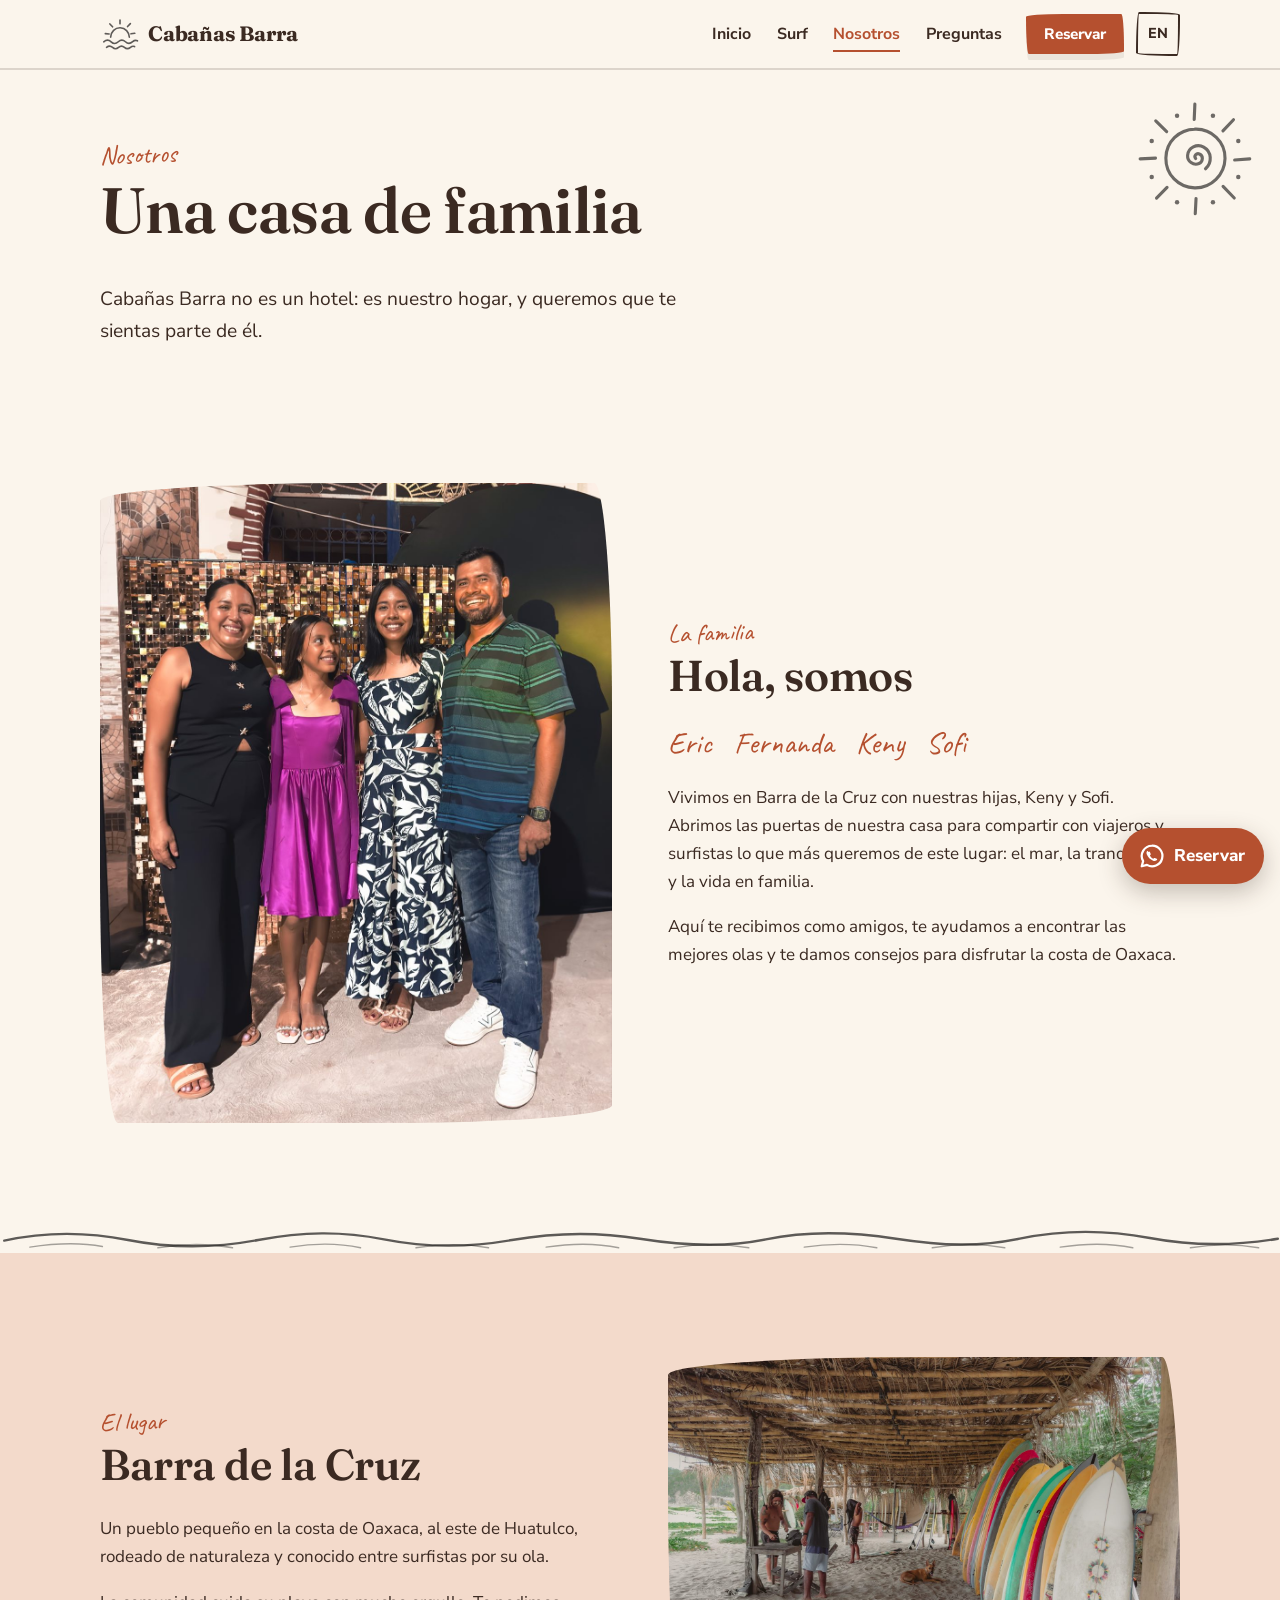
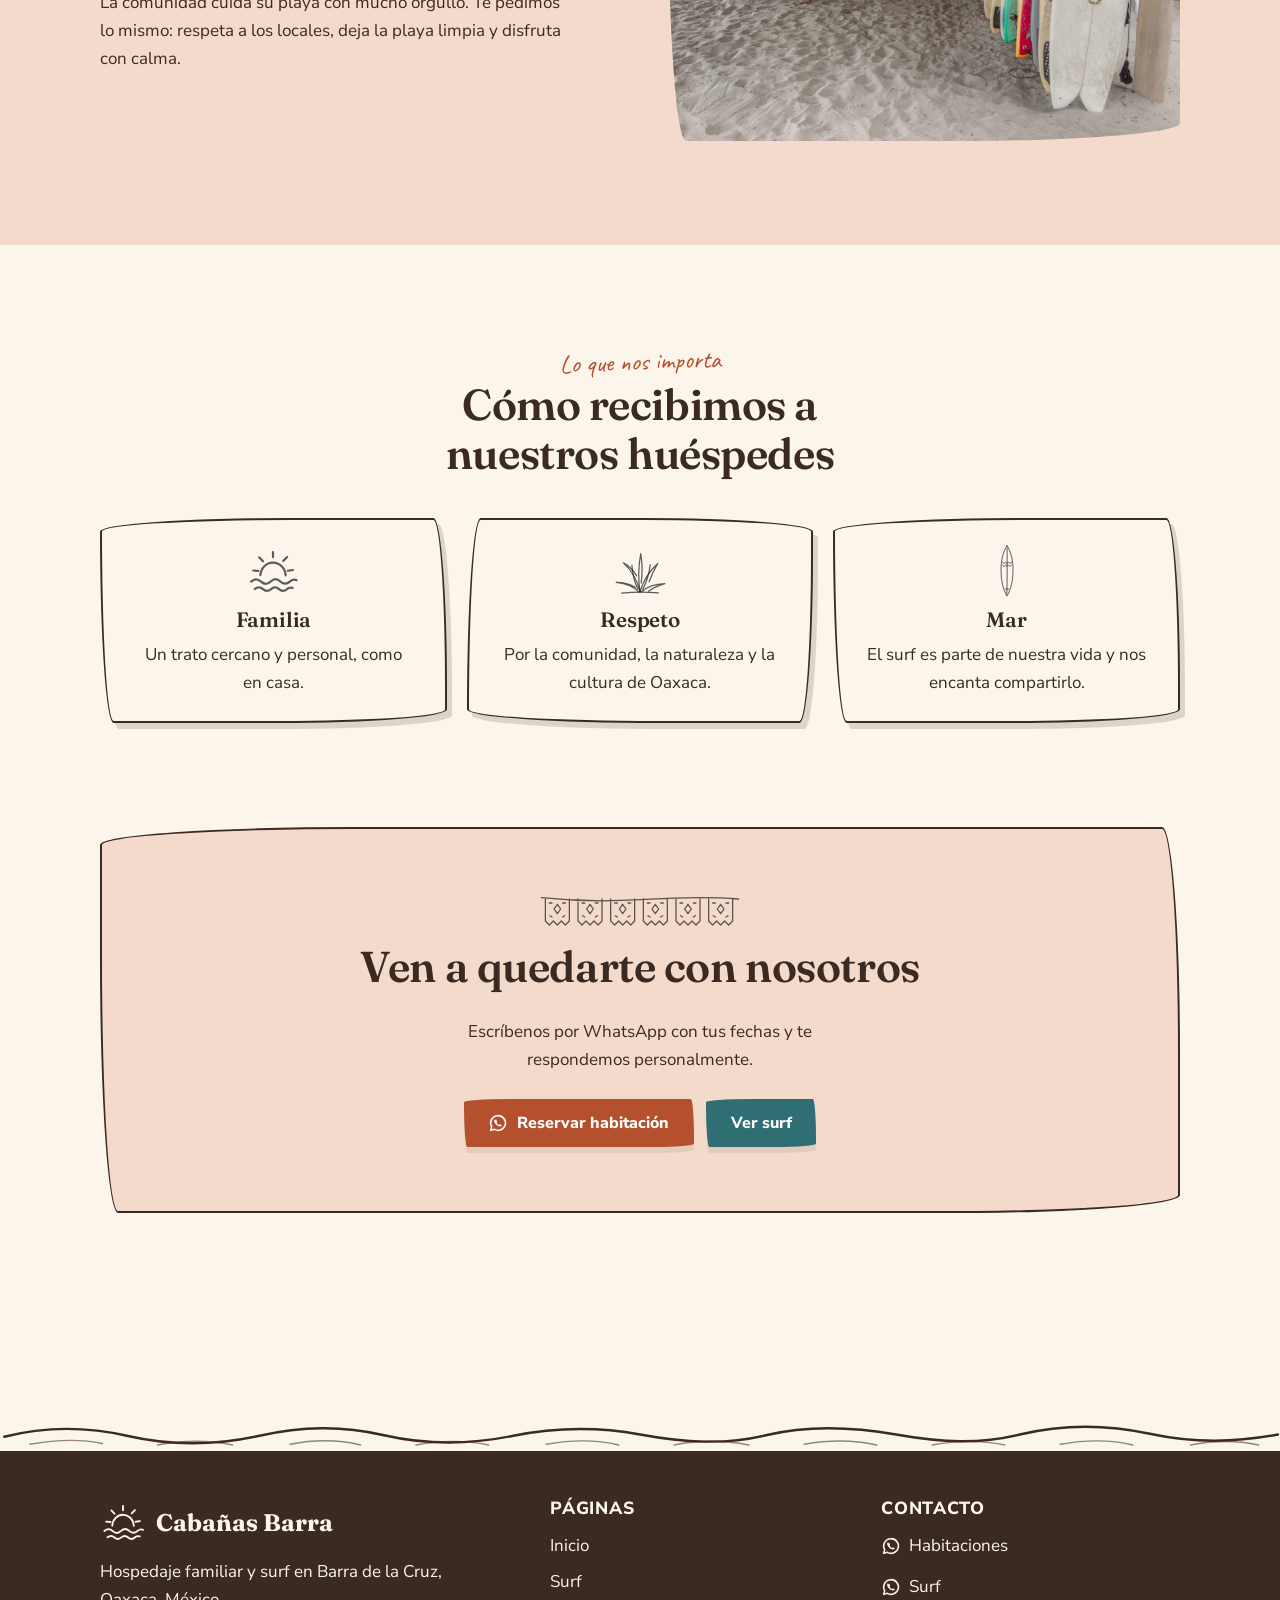
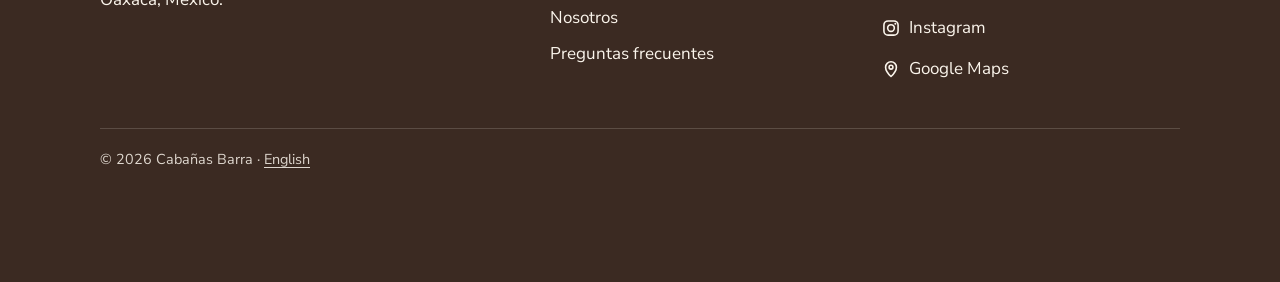
<file: es/nosotros.html>
<!doctype html>
<html lang="es" class="no-js">
<head>
  <meta charset="utf-8">
  <meta name="viewport" content="width=device-width, initial-scale=1">
  <title>Nosotros · La familia de Cabañas Barra</title>
  <meta name="description" content="Somos Eric, Fernanda, Keny y Sofi, una familia de Barra de la Cruz, Oaxaca, que abre su casa a viajeros y surfistas.">
  <link rel="alternate" hreflang="es" href="https://nussa-io.github.io/cabanas-barra-chimahuaco/es/nosotros.html">
  <link rel="alternate" hreflang="en" href="https://nussa-io.github.io/cabanas-barra-chimahuaco/en/about.html">
  <link rel="preconnect" href="https://fonts.googleapis.com">
  <link rel="preconnect" href="https://fonts.gstatic.com" crossorigin>
  <link rel="stylesheet" href="https://fonts.googleapis.com/css2?family=Caveat:wght@600&family=Fraunces:opsz,wght@9..144,600;9..144,700&family=Nunito+Sans:opsz,wght@6..12,400;6..12,600;6..12,800&display=swap">
  <link rel="stylesheet" href="../css/styles.css">
</head>
<body>
  <a class="skip-link" href="#main">Saltar al contenido</a>

  <header class="site-header">
    <div class="container header-inner">
      <a class="brand" href="index.html">
        <svg class="brand-mark" aria-hidden="true"><use href="#i-logo"/></svg>
        <span class="brand-name">Cabañas Barra</span>
      </a>
      <a class="lang-switch" href="../en/about.html" hreflang="en" lang="en" data-lang="en">
        <span aria-hidden="true">EN</span><span class="sr-only">English version</span>
      </a>
      <button class="nav-toggle" type="button" aria-expanded="false" aria-controls="site-nav">
        <span class="nav-toggle-bars" aria-hidden="true"></span><span class="sr-only">Menú</span>
      </button>
      <nav class="site-nav" id="site-nav" aria-label="Principal">
        <ul>
          <li><a href="index.html">Inicio</a></li>
          <li><a href="surf.html">Surf</a></li>
          <li><a href="nosotros.html" aria-current="page">Nosotros</a></li>
          <li><a href="preguntas.html">Preguntas</a></li>
        </ul>
        <a class="btn btn-primary btn-sm" href="https://wa.me/529581742264?text=Hola%2C%20me%20interesa%20reservar%20una%20habitaci%C3%B3n%20en%20Caba%C3%B1as%20Barra." target="_blank" rel="noopener">Reservar</a>
      </nav>
    </div>
  </header>

  <main id="main">

    <section class="page-hero">
      <svg class="doodle doodle-float" viewBox="0 0 100 100" aria-hidden="true"><use href="#d-sun"/></svg>
      <div class="container">
        <span class="eyebrow">Nosotros</span>
        <h1>Una casa de familia</h1>
        <p class="lead">Cabañas Barra no es un hotel: es nuestro hogar, y queremos que te sientas parte de él.</p>
      </div>
    </section>

    <!-- Family -->
    <section class="section">
      <div class="container split">
        <img class="photo photo--tall" src="../assets/images/familia.jpg" alt="Eric, Fernanda, Keny y Sofi" loading="lazy">
        <div>
          <span class="eyebrow">La familia</span>
          <h2>Hola, somos</h2>
          <ul class="family-names">
            <li>Eric</li>
            <li>Fernanda</li>
            <li>Keny</li>
            <li>Sofi</li>
          </ul>
          <p>Vivimos en Barra de la Cruz con nuestras hijas, Keny y Sofi. Abrimos las puertas de nuestra casa para compartir con viajeros y surfistas lo que más queremos de este lugar: el mar, la tranquilidad y la vida en familia.</p>
          <p>Aquí te recibimos como amigos, te ayudamos a encontrar las mejores olas y te damos consejos para disfrutar la costa de Oaxaca.</p>
        </div>
      </div>
    </section>

    <svg class="divider" aria-hidden="true"><use href="#d-waves"/></svg>

    <!-- Town -->
    <section class="section section--blush">
      <div class="container split split--flip">
        <img class="photo" src="../assets/images/palapa-playa.jpg" alt="La palapa de tablas en la playa de Barra de la Cruz" loading="lazy">
        <div>
          <span class="eyebrow">El lugar</span>
          <h2>Barra de la Cruz</h2>
          <p>Un pueblo pequeño en la costa de Oaxaca, al este de Huatulco, rodeado de naturaleza y conocido entre surfistas por su ola.</p>
          <p>La comunidad cuida su playa con mucho orgullo. Te pedimos lo mismo: respeta a los locales, deja la playa limpia y disfruta con calma.</p>
        </div>
      </div>
    </section>

    <!-- Values -->
    <section class="section values">
      <div class="container">
        <div class="section-head section-head--center">
          <span class="eyebrow">Lo que nos importa</span>
          <h2>Cómo recibimos a nuestros huéspedes</h2>
        </div>
        <div class="grid grid-3">
          <article class="card">
            <svg class="card-icon" viewBox="0 0 64 64" aria-hidden="true"><use href="#i-logo"/></svg>
            <h3>Familia</h3>
            <p>Un trato cercano y personal, como en casa.</p>
          </article>
          <article class="card">
            <svg class="card-icon" viewBox="0 0 100 92" aria-hidden="true"><use href="#d-agave"/></svg>
            <h3>Respeto</h3>
            <p>Por la comunidad, la naturaleza y la cultura de Oaxaca.</p>
          </article>
          <article class="card">
            <svg class="card-icon" viewBox="0 0 40 120" aria-hidden="true"><use href="#d-board"/></svg>
            <h3>Mar</h3>
            <p>El surf es parte de nuestra vida y nos encanta compartirlo.</p>
          </article>
        </div>
      </div>
    </section>

    <section class="section" style="padding-top:0">
      <div class="container">
        <div class="cta-band">
          <svg class="doodle" viewBox="0 0 300 52" style="width:200px" aria-hidden="true"><use href="#d-picado"/></svg>
          <h2>Ven a quedarte con nosotros</h2>
          <p>Escríbenos por WhatsApp con tus fechas y te respondemos personalmente.</p>
          <div class="btn-row">
            <a class="btn btn-primary" href="https://wa.me/529581742264?text=Hola%2C%20me%20interesa%20reservar%20una%20habitaci%C3%B3n%20en%20Caba%C3%B1as%20Barra." target="_blank" rel="noopener">
              <svg aria-hidden="true"><use href="#i-whatsapp"/></svg>Reservar habitación
            </a>
            <a class="btn btn-secondary" href="surf.html">Ver surf</a>
          </div>
        </div>
      </div>
    </section>

  </main>

  <footer class="site-footer">
    <svg class="divider" aria-hidden="true"><use href="#d-waves"/></svg>
    <div class="container">
      <div class="footer-grid">
        <div>
          <div class="footer-brand">
            <svg aria-hidden="true"><use href="#i-logo"/></svg><span>Cabañas Barra</span>
          </div>
          <p>Hospedaje familiar y surf en Barra de la Cruz, Oaxaca, México.</p>
        </div>
        <div>
          <h2>Páginas</h2>
          <ul>
            <li><a href="index.html">Inicio</a></li>
            <li><a href="surf.html">Surf</a></li>
            <li><a href="nosotros.html">Nosotros</a></li>
            <li><a href="preguntas.html">Preguntas frecuentes</a></li>
          </ul>
        </div>
        <div>
          <h2>Contacto</h2>
          <ul>
            <li><a href="https://wa.me/529581742264" target="_blank" rel="noopener"><svg aria-hidden="true"><use href="#i-whatsapp"/></svg>Habitaciones</a></li>
            <li><a href="https://wa.me/529581226791" target="_blank" rel="noopener"><svg aria-hidden="true"><use href="#i-whatsapp"/></svg>Surf</a></li>
            <li><a href="https://www.instagram.com/cabins_barrasurf/" target="_blank" rel="noopener"><svg aria-hidden="true"><use href="#i-instagram"/></svg>Instagram</a></li>
            <li><a href="https://share.google/MvIOrOZv8lbcAxRlX" target="_blank" rel="noopener"><svg aria-hidden="true"><use href="#i-pin"/></svg>Google Maps</a></li>
          </ul>
        </div>
      </div>
      <p class="footer-bottom">© <span data-year>2026</span> Cabañas Barra · <a href="../en/about.html" hreflang="en" lang="en" data-lang="en">English</a></p>
    </div>
  </footer>

  <a class="wa-float" href="https://wa.me/529581742264?text=Hola%2C%20me%20interesa%20reservar%20una%20habitaci%C3%B3n%20en%20Caba%C3%B1as%20Barra." target="_blank" rel="noopener">
    <svg aria-hidden="true"><use href="#i-whatsapp"/></svg>Reservar
  </a>

  <script src="../js/illustrations.js"></script>
  <script src="../js/main.js"></script>
</body>
</html>
</file>
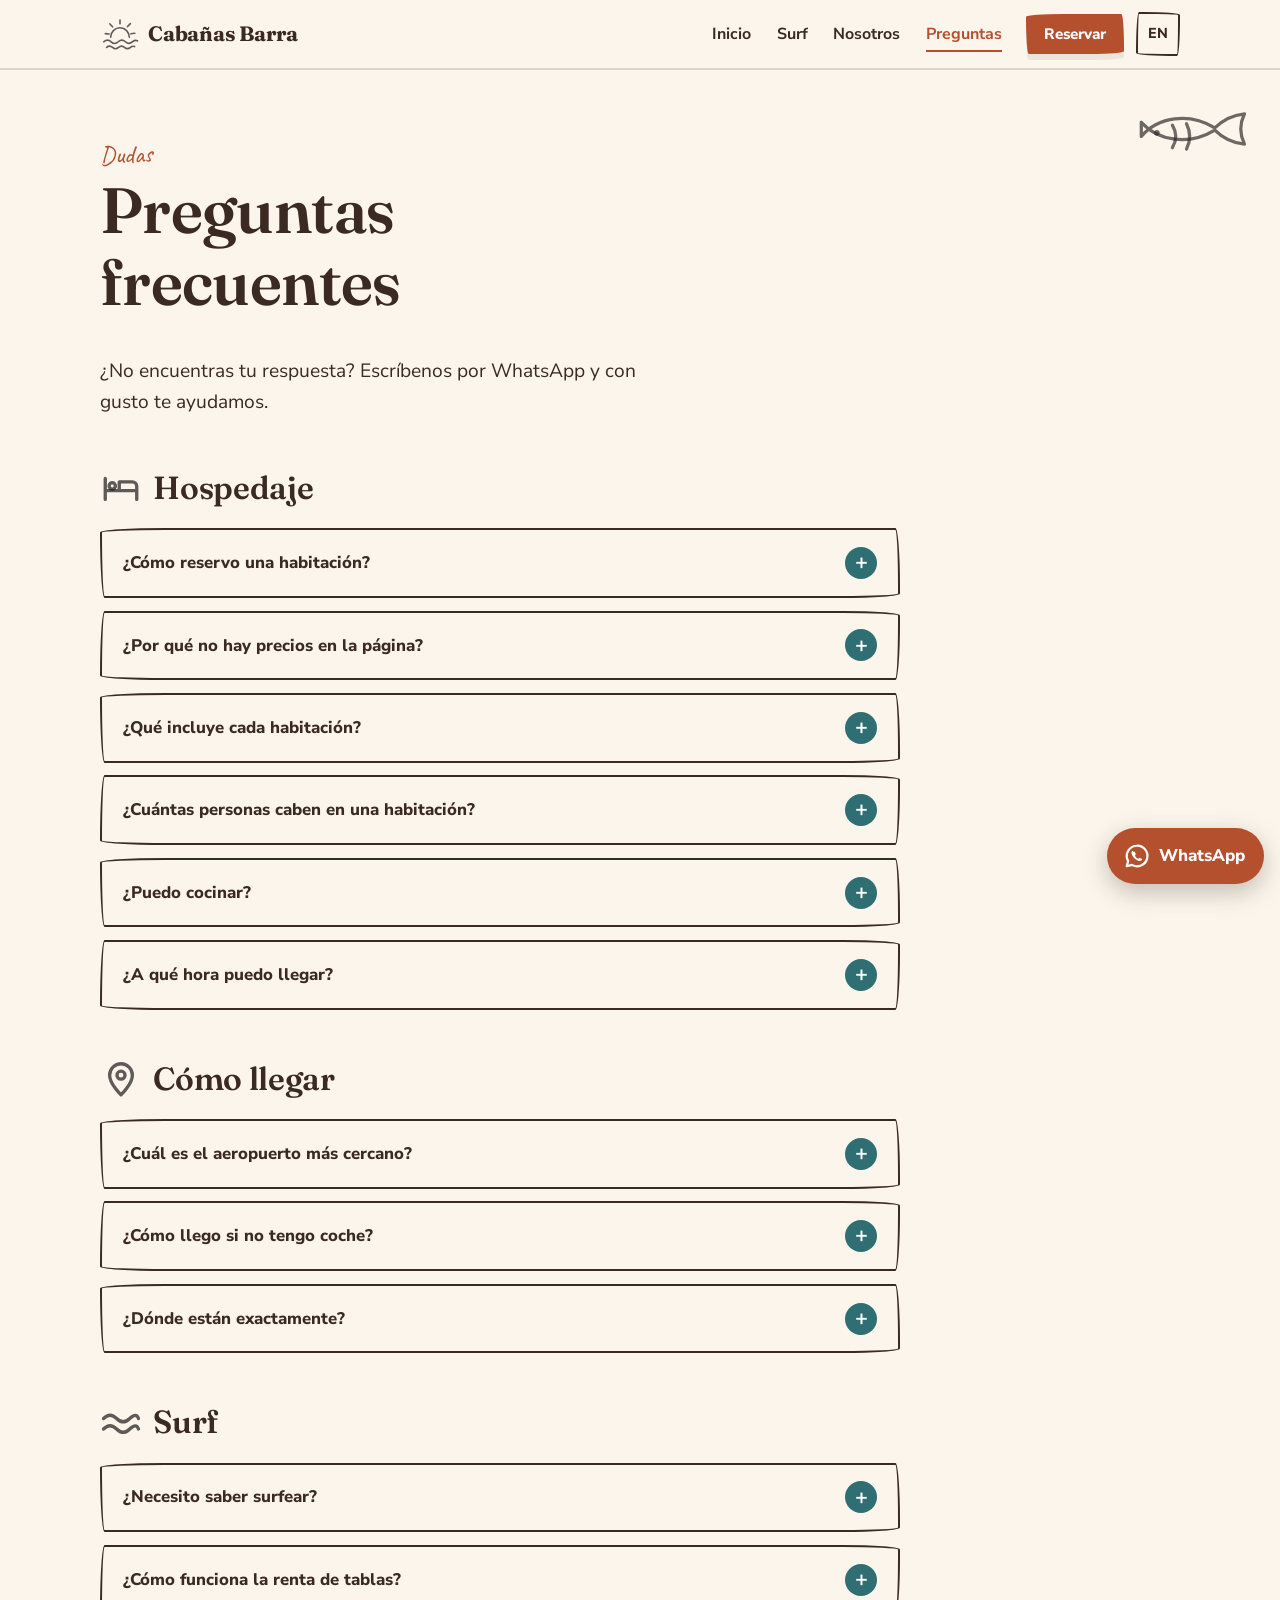
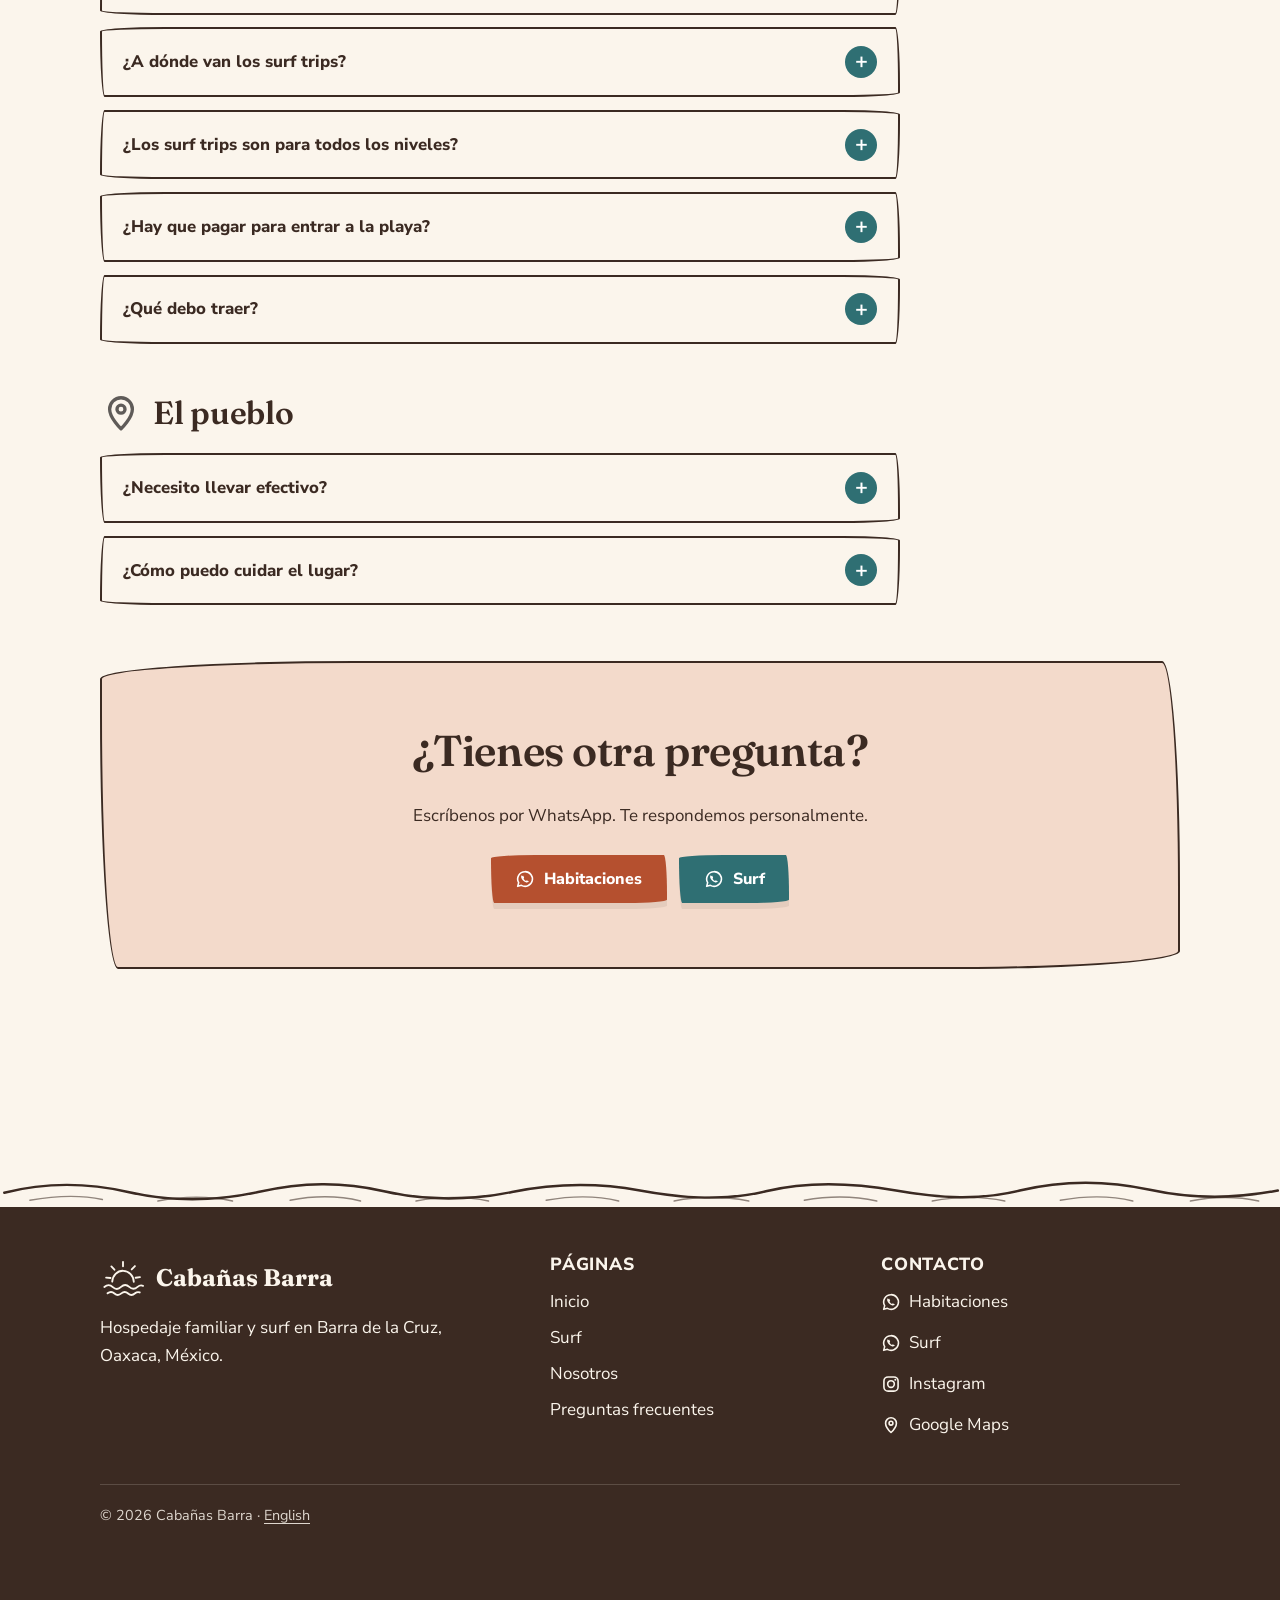
<file: es/preguntas.html>
<!doctype html>
<html lang="es" class="no-js">
<head>
  <meta charset="utf-8">
  <meta name="viewport" content="width=device-width, initial-scale=1">
  <title>Preguntas frecuentes · Cabañas Barra</title>
  <meta name="description" content="Respuestas sobre reservas, habitaciones, cómo llegar a Barra de la Cruz, surf y el pueblo.">
  <link rel="alternate" hreflang="es" href="https://nussa-io.github.io/cabanas-barra-chimahuaco/es/preguntas.html">
  <link rel="alternate" hreflang="en" href="https://nussa-io.github.io/cabanas-barra-chimahuaco/en/faq.html">
  <link rel="preconnect" href="https://fonts.googleapis.com">
  <link rel="preconnect" href="https://fonts.gstatic.com" crossorigin>
  <link rel="stylesheet" href="https://fonts.googleapis.com/css2?family=Caveat:wght@600&family=Fraunces:opsz,wght@9..144,600;9..144,700&family=Nunito+Sans:opsz,wght@6..12,400;6..12,600;6..12,800&display=swap">
  <link rel="stylesheet" href="../css/styles.css">
</head>
<body>
  <a class="skip-link" href="#main">Saltar al contenido</a>

  <header class="site-header">
    <div class="container header-inner">
      <a class="brand" href="index.html">
        <svg class="brand-mark" aria-hidden="true"><use href="#i-logo"/></svg>
        <span class="brand-name">Cabañas Barra</span>
      </a>
      <a class="lang-switch" href="../en/faq.html" hreflang="en" lang="en" data-lang="en">
        <span aria-hidden="true">EN</span><span class="sr-only">English version</span>
      </a>
      <button class="nav-toggle" type="button" aria-expanded="false" aria-controls="site-nav">
        <span class="nav-toggle-bars" aria-hidden="true"></span><span class="sr-only">Menú</span>
      </button>
      <nav class="site-nav" id="site-nav" aria-label="Principal">
        <ul>
          <li><a href="index.html">Inicio</a></li>
          <li><a href="surf.html">Surf</a></li>
          <li><a href="nosotros.html">Nosotros</a></li>
          <li><a href="preguntas.html" aria-current="page">Preguntas</a></li>
        </ul>
        <a class="btn btn-primary btn-sm" href="https://wa.me/529581742264?text=Hola%2C%20me%20interesa%20reservar%20una%20habitaci%C3%B3n%20en%20Caba%C3%B1as%20Barra." target="_blank" rel="noopener">Reservar</a>
      </nav>
    </div>
  </header>

  <main id="main">

    <section class="page-hero">
      <svg class="doodle doodle-float" viewBox="0 0 92 60" aria-hidden="true"><use href="#d-fish"/></svg>
      <div class="container">
        <span class="eyebrow">Dudas</span>
        <h1>Preguntas frecuentes</h1>
        <p class="lead">¿No encuentras tu respuesta? Escríbenos por WhatsApp y con gusto te ayudamos.</p>
      </div>
    </section>

    <section class="section" style="padding-top:1rem">
      <div class="container">

        <div class="faq-group" id="hospedaje">
          <h2><svg aria-hidden="true"><use href="#i-bed"/></svg>Hospedaje</h2>
          <div class="faq">
            <details>
              <summary>¿Cómo reservo una habitación?</summary>
              <div><p>Escríbenos por WhatsApp al <a href="https://wa.me/529581742264" target="_blank" rel="noopener">+52 958 174 2264</a> con tus fechas y cuántas personas son. Te respondemos con disponibilidad y precio.</p></div>
            </details>
            <details>
              <summary>¿Por qué no hay precios en la página?</summary>
              <div><p>Los precios cambian según la temporada y la duración de tu estancia. Escríbenos y te damos una cotización personalizada.</p></div>
            </details>
            <details>
              <summary>¿Qué incluye cada habitación?</summary>
              <div><p>Cada habitación tiene 2 camas matrimoniales, aire acondicionado, ventilador y baño privado.</p></div>
            </details>
            <details>
              <summary>¿Cuántas personas caben en una habitación?</summary>
              <div><p>Cada habitación tiene dos camas matrimoniales. Cuéntanos cuántos son y te recomendamos la mejor opción.</p></div>
            </details>
            <details>
              <summary>¿Puedo cocinar?</summary>
              <div><p>Sí. Hay una cocina compartida con estufa, refrigerador, congelador y todo lo necesario para preparar tus comidas.</p></div>
            </details>
            <details>
              <summary>¿A qué hora puedo llegar?</summary>
              <div><p>Escríbenos tu hora aproximada de llegada y nos organizamos para recibirte.</p></div>
            </details>
          </div>
        </div>

        <div class="faq-group" id="llegar">
          <h2><svg aria-hidden="true"><use href="#i-pin"/></svg>Cómo llegar</h2>
          <div class="faq">
            <details>
              <summary>¿Cuál es el aeropuerto más cercano?</summary>
              <div><p>El aeropuerto de Bahías de Huatulco (HUX). Desde ahí, Barra de la Cruz está hacia el este, por la carretera costera.</p></div>
            </details>
            <details>
              <summary>¿Cómo llego si no tengo coche?</summary>
              <div><p>Escríbenos antes de tu viaje y te explicamos las mejores opciones de transporte para llegar.</p></div>
            </details>
            <details>
              <summary>¿Dónde están exactamente?</summary>
              <div><p>Puedes ver nuestra ubicación en <a href="https://share.google/MvIOrOZv8lbcAxRlX" target="_blank" rel="noopener">Google Maps</a>.</p></div>
            </details>
          </div>
        </div>

        <div class="faq-group" id="surf">
          <h2><svg aria-hidden="true"><use href="#i-wave"/></svg>Surf</h2>
          <div class="faq">
            <details>
              <summary>¿Necesito saber surfear?</summary>
              <div><p>No. Tenemos soft-tops para principiantes y clases bajo pedido. También hay tablas para surfistas intermedios y avanzados.</p></div>
            </details>
            <details>
              <summary>¿Cómo funciona la renta de tablas?</summary>
              <div><p>Se rentan por día, con descuento si rentas varios días. Escríbenos al <a href="https://wa.me/529581226791" target="_blank" rel="noopener">+52 958 122 6791</a> para precios y disponibilidad.</p></div>
            </details>
            <details>
              <summary>¿A dónde van los surf trips?</summary>
              <div><p>A distintos spots entre Huatulco y Salina Cruz. Elegimos el destino según el swell y el clima, para que surfees las mejores olas del día.</p></div>
            </details>
            <details>
              <summary>¿Los surf trips son para todos los niveles?</summary>
              <div><p>Sí. Elegimos el spot pensando en tu nivel y en las condiciones.</p></div>
            </details>
            <details>
              <summary>¿Hay que pagar para entrar a la playa?</summary>
              <div><p>La comunidad de Barra de la Cruz administra su playa y cobra una cuota de entrada. Con ella ayudas a mantenerla limpia y cuidada.</p></div>
            </details>
            <details>
              <summary>¿Qué debo traer?</summary>
              <div><p>Bloqueador solar biodegradable, una lycra, agua y muchas ganas de surfear. Si no traes tabla, te rentamos una.</p></div>
            </details>
          </div>
        </div>

        <div class="faq-group" id="pueblo">
          <h2><svg aria-hidden="true"><use href="#i-pin"/></svg>El pueblo</h2>
          <div class="faq">
            <details>
              <summary>¿Necesito llevar efectivo?</summary>
              <div><p>Barra de la Cruz es un pueblo pequeño. Te recomendamos traer efectivo desde Huatulco.</p></div>
            </details>
            <details>
              <summary>¿Cómo puedo cuidar el lugar?</summary>
              <div><p>Respeta a los locales y sus costumbres, no dejes basura en la playa y usa productos biodegradables en el mar.</p></div>
            </details>
          </div>
        </div>

        <div class="cta-band" style="margin-top:3.5rem">
          <h2>¿Tienes otra pregunta?</h2>
          <p>Escríbenos por WhatsApp. Te respondemos personalmente.</p>
          <div class="btn-row">
            <a class="btn btn-primary" href="https://wa.me/529581742264" target="_blank" rel="noopener">
              <svg aria-hidden="true"><use href="#i-whatsapp"/></svg>Habitaciones
            </a>
            <a class="btn btn-secondary" href="https://wa.me/529581226791" target="_blank" rel="noopener">
              <svg aria-hidden="true"><use href="#i-whatsapp"/></svg>Surf
            </a>
          </div>
        </div>

      </div>
    </section>

  </main>

  <footer class="site-footer">
    <svg class="divider" aria-hidden="true"><use href="#d-waves"/></svg>
    <div class="container">
      <div class="footer-grid">
        <div>
          <div class="footer-brand">
            <svg aria-hidden="true"><use href="#i-logo"/></svg><span>Cabañas Barra</span>
          </div>
          <p>Hospedaje familiar y surf en Barra de la Cruz, Oaxaca, México.</p>
        </div>
        <div>
          <h2>Páginas</h2>
          <ul>
            <li><a href="index.html">Inicio</a></li>
            <li><a href="surf.html">Surf</a></li>
            <li><a href="nosotros.html">Nosotros</a></li>
            <li><a href="preguntas.html">Preguntas frecuentes</a></li>
          </ul>
        </div>
        <div>
          <h2>Contacto</h2>
          <ul>
            <li><a href="https://wa.me/529581742264" target="_blank" rel="noopener"><svg aria-hidden="true"><use href="#i-whatsapp"/></svg>Habitaciones</a></li>
            <li><a href="https://wa.me/529581226791" target="_blank" rel="noopener"><svg aria-hidden="true"><use href="#i-whatsapp"/></svg>Surf</a></li>
            <li><a href="https://www.instagram.com/cabins_barrasurf/" target="_blank" rel="noopener"><svg aria-hidden="true"><use href="#i-instagram"/></svg>Instagram</a></li>
            <li><a href="https://share.google/MvIOrOZv8lbcAxRlX" target="_blank" rel="noopener"><svg aria-hidden="true"><use href="#i-pin"/></svg>Google Maps</a></li>
          </ul>
        </div>
      </div>
      <p class="footer-bottom">© <span data-year>2026</span> Cabañas Barra · <a href="../en/faq.html" hreflang="en" lang="en" data-lang="en">English</a></p>
    </div>
  </footer>

  <a class="wa-float" href="https://wa.me/529581742264" target="_blank" rel="noopener">
    <svg aria-hidden="true"><use href="#i-whatsapp"/></svg>WhatsApp
  </a>

  <script src="../js/illustrations.js"></script>
  <script src="../js/main.js"></script>
</body>
</html>
</file>
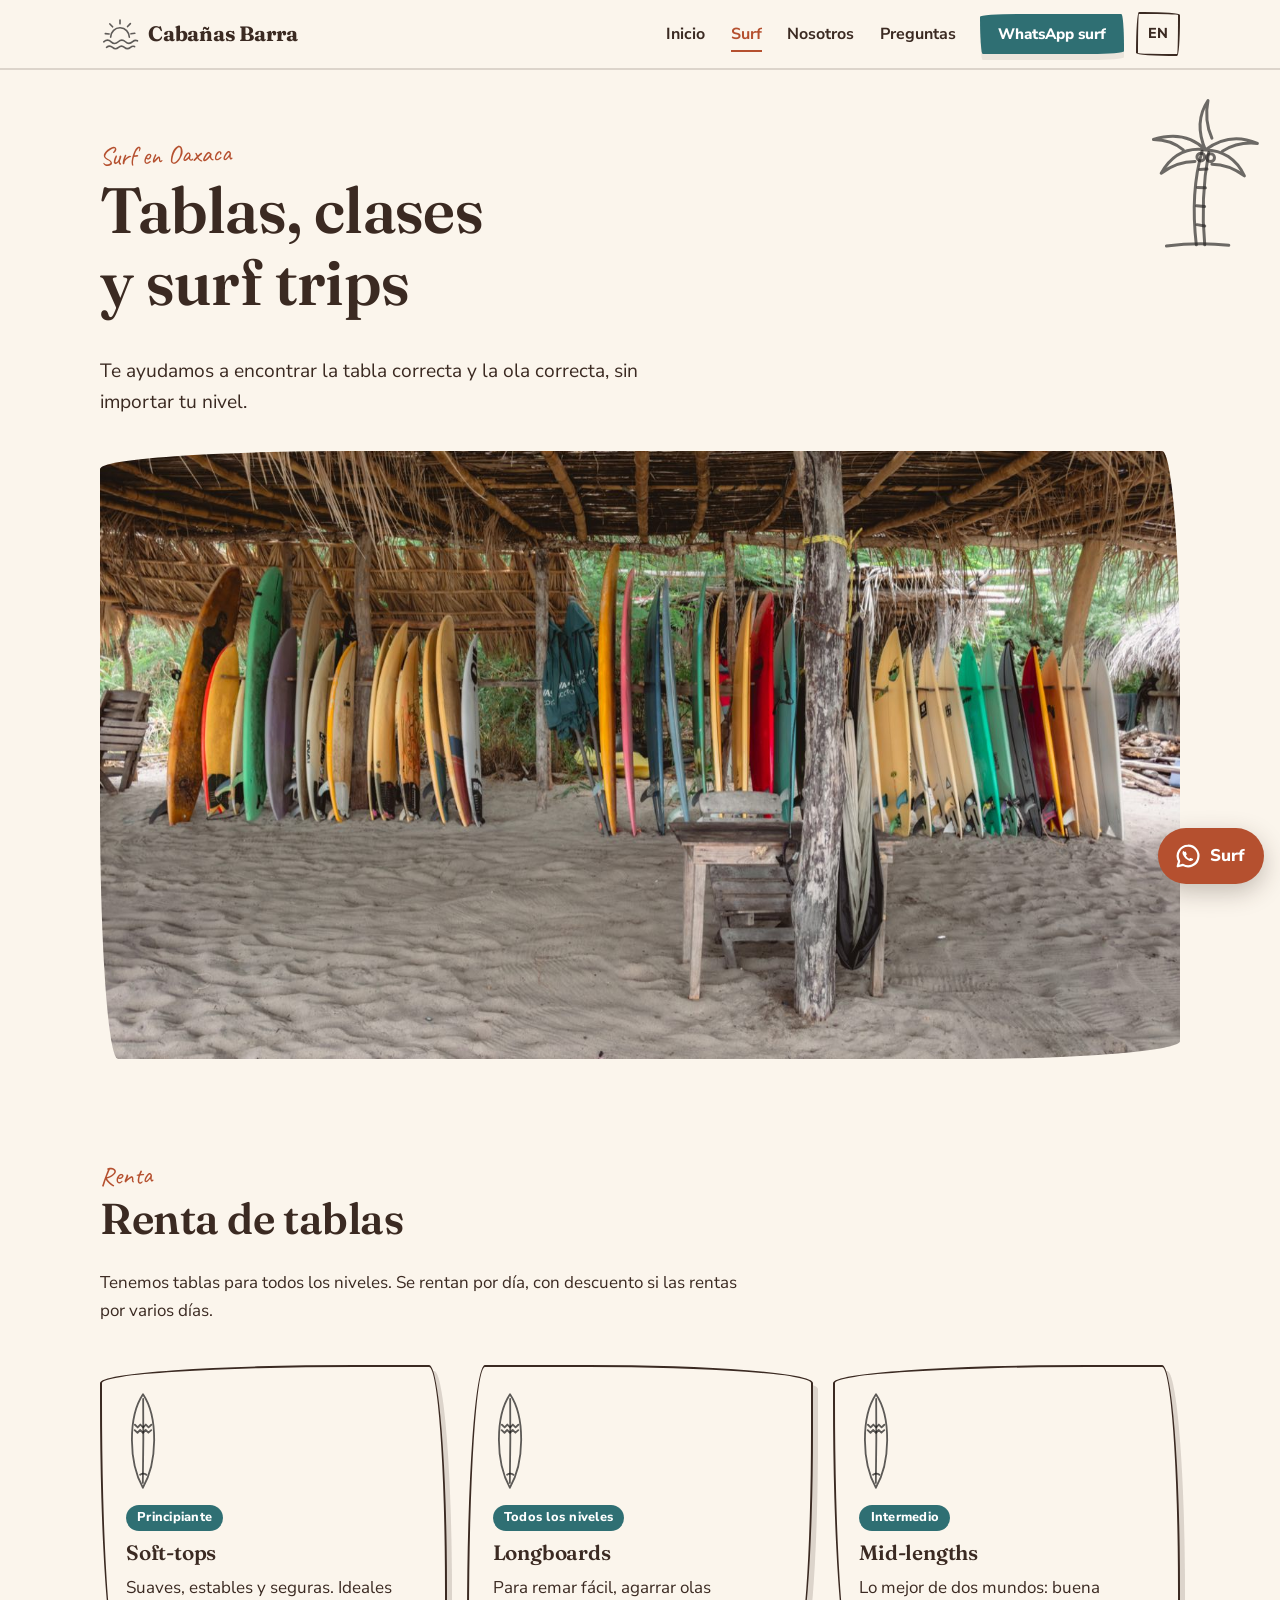
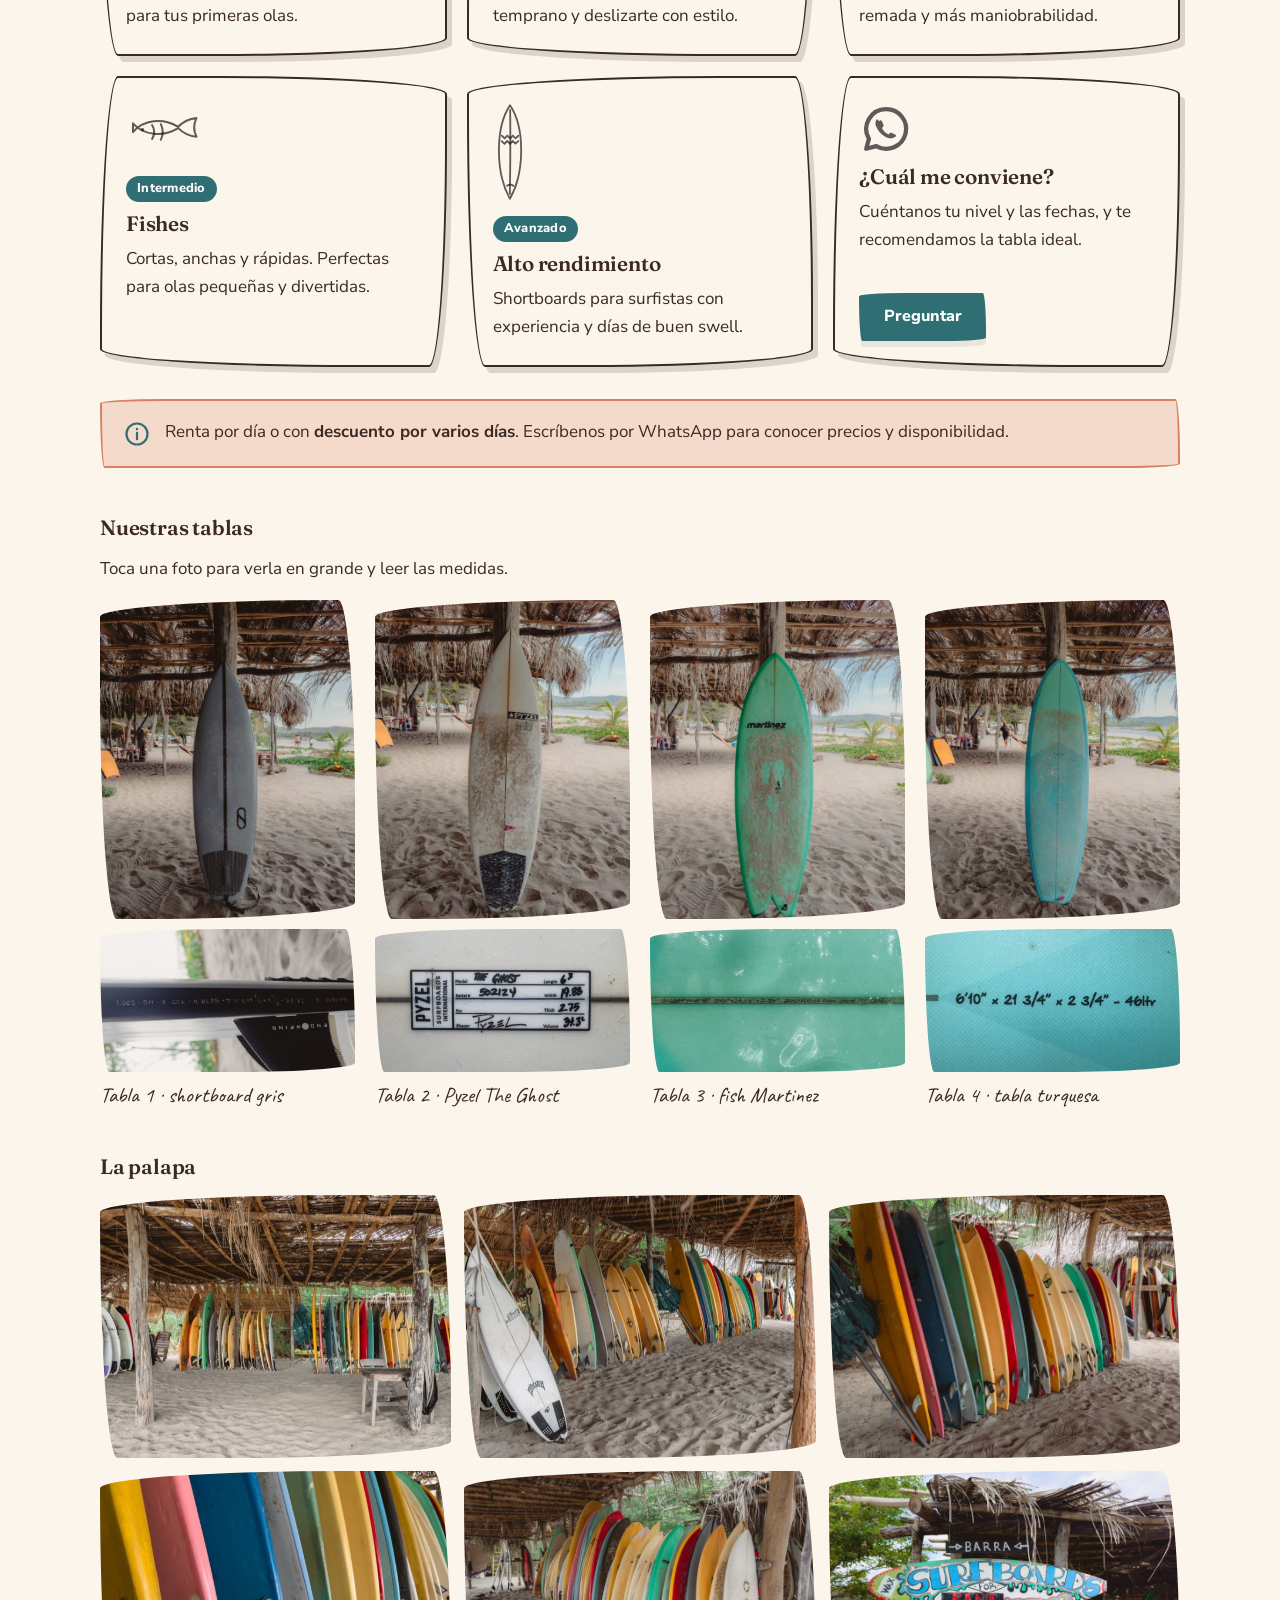
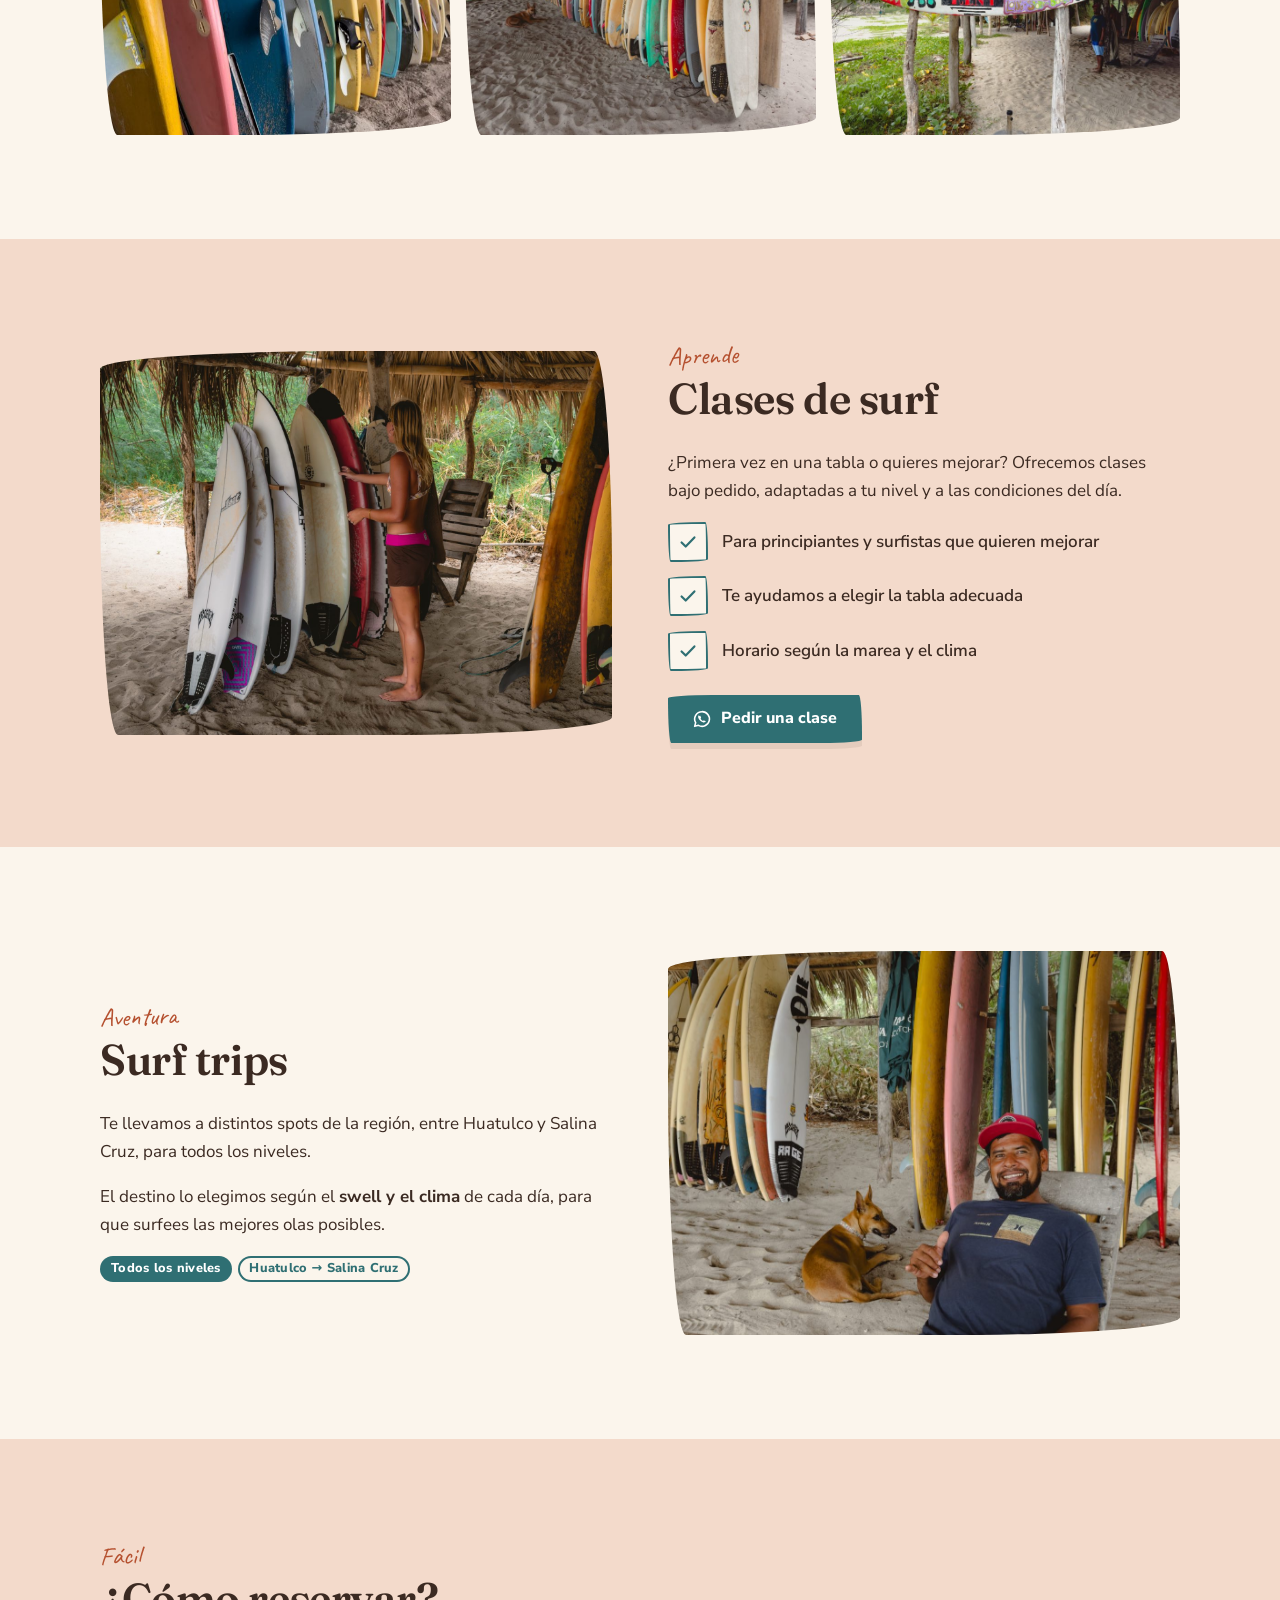
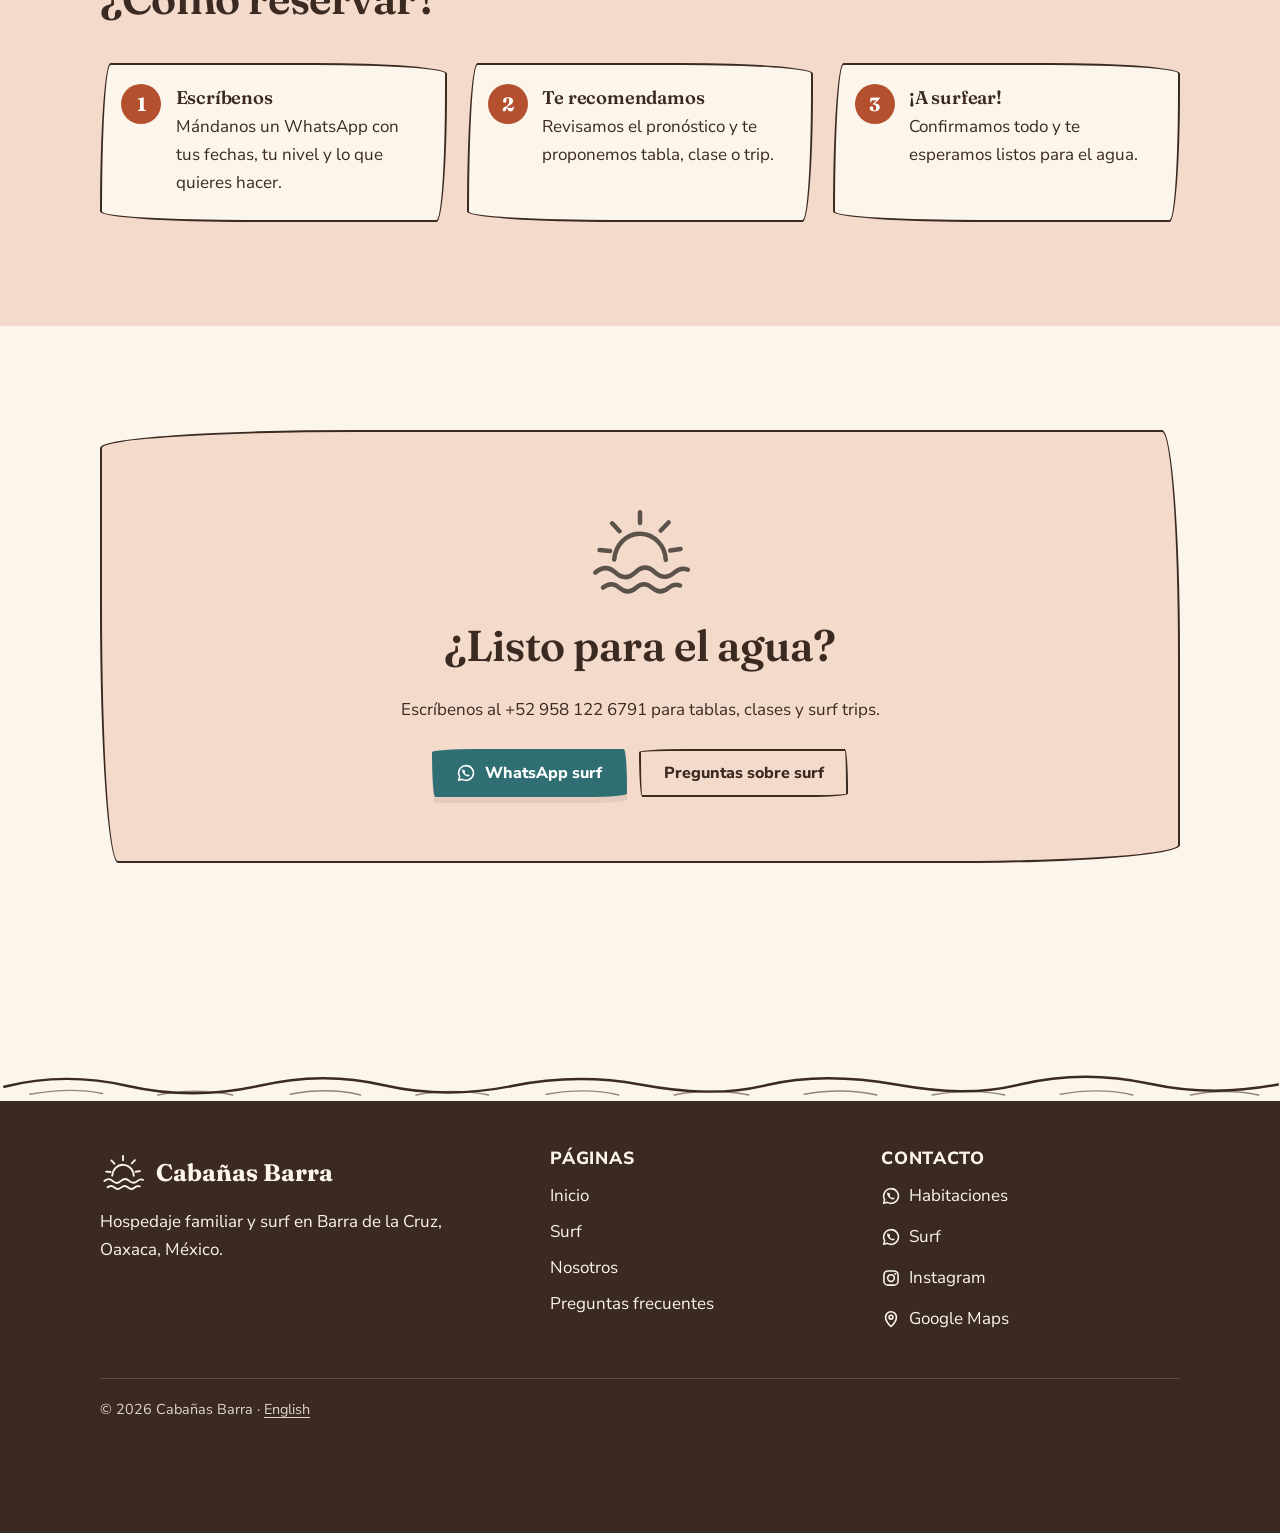
<file: es/surf.html>
<!doctype html>
<html lang="es" class="no-js">
<head>
  <meta charset="utf-8">
  <meta name="viewport" content="width=device-width, initial-scale=1">
  <title>Surf · Renta de tablas, clases y surf trips · Cabañas Barra</title>
  <meta name="description" content="Renta de tablas para todos los niveles, clases de surf bajo pedido y surf trips entre Huatulco y Salina Cruz desde Barra de la Cruz, Oaxaca.">
  <link rel="alternate" hreflang="es" href="https://nussa-io.github.io/cabanas-barra-chimahuaco/es/surf.html">
  <link rel="alternate" hreflang="en" href="https://nussa-io.github.io/cabanas-barra-chimahuaco/en/surf.html">
  <link rel="preconnect" href="https://fonts.googleapis.com">
  <link rel="preconnect" href="https://fonts.gstatic.com" crossorigin>
  <link rel="stylesheet" href="https://fonts.googleapis.com/css2?family=Caveat:wght@600&family=Fraunces:opsz,wght@9..144,600;9..144,700&family=Nunito+Sans:opsz,wght@6..12,400;6..12,600;6..12,800&display=swap">
  <link rel="stylesheet" href="../css/styles.css">
</head>
<body>
  <a class="skip-link" href="#main">Saltar al contenido</a>

  <header class="site-header">
    <div class="container header-inner">
      <a class="brand" href="index.html">
        <svg class="brand-mark" aria-hidden="true"><use href="#i-logo"/></svg>
        <span class="brand-name">Cabañas Barra</span>
      </a>
      <a class="lang-switch" href="../en/surf.html" hreflang="en" lang="en" data-lang="en">
        <span aria-hidden="true">EN</span><span class="sr-only">English version</span>
      </a>
      <button class="nav-toggle" type="button" aria-expanded="false" aria-controls="site-nav">
        <span class="nav-toggle-bars" aria-hidden="true"></span><span class="sr-only">Menú</span>
      </button>
      <nav class="site-nav" id="site-nav" aria-label="Principal">
        <ul>
          <li><a href="index.html">Inicio</a></li>
          <li><a href="surf.html" aria-current="page">Surf</a></li>
          <li><a href="nosotros.html">Nosotros</a></li>
          <li><a href="preguntas.html">Preguntas</a></li>
        </ul>
        <a class="btn btn-secondary btn-sm" href="https://wa.me/529581226791?text=Hola%2C%20me%20interesa%20el%20surf%20en%20Caba%C3%B1as%20Barra%20(tablas%2C%20clases%20o%20surf%20trips)." target="_blank" rel="noopener">WhatsApp surf</a>
      </nav>
    </div>
  </header>

  <main id="main">

    <section class="page-hero">
      <svg class="doodle doodle-float" viewBox="0 0 100 120" aria-hidden="true"><use href="#d-palm"/></svg>
      <div class="container">
        <span class="eyebrow">Surf en Oaxaca</span>
        <h1>Tablas, clases y surf trips</h1>
        <p class="lead">Te ayudamos a encontrar la tabla correcta y la ola correcta, sin importar tu nivel.</p>
      </div>
    </section>

    <div class="container">
      <img class="photo photo--wide" src="../assets/images/palapa-tablas.jpg" alt="Tablas de surf de colores bajo la palapa en la playa de Barra de la Cruz" loading="eager">
    </div>

    <!-- Boards -->
    <section class="section" id="tablas">
      <div class="container">
        <div class="section-head">
          <span class="eyebrow">Renta</span>
          <h2>Renta de tablas</h2>
          <p>Tenemos tablas para todos los niveles. Se rentan por día, con descuento si las rentas por varios días.</p>
        </div>
        <div class="grid grid-3">
          <article class="card board-card">
            <svg class="board-art" viewBox="0 0 40 120" aria-hidden="true"><use href="#d-board"/></svg>
            <span class="badge">Principiante</span>
            <h3>Soft-tops</h3>
            <p>Suaves, estables y seguras. Ideales para tus primeras olas.</p>
          </article>
          <article class="card board-card">
            <svg class="board-art" viewBox="0 0 40 120" aria-hidden="true"><use href="#d-board"/></svg>
            <span class="badge">Todos los niveles</span>
            <h3>Longboards</h3>
            <p>Para remar fácil, agarrar olas temprano y deslizarte con estilo.</p>
          </article>
          <article class="card board-card">
            <svg class="board-art" viewBox="0 0 40 120" aria-hidden="true"><use href="#d-board"/></svg>
            <span class="badge">Intermedio</span>
            <h3>Mid-lengths</h3>
            <p>Lo mejor de dos mundos: buena remada y más maniobrabilidad.</p>
          </article>
          <article class="card board-card">
            <svg class="board-art" viewBox="0 0 92 60" style="width:80px;height:60px" aria-hidden="true"><use href="#d-fish"/></svg>
            <span class="badge">Intermedio</span>
            <h3>Fishes</h3>
            <p>Cortas, anchas y rápidas. Perfectas para olas pequeñas y divertidas.</p>
          </article>
          <article class="card board-card">
            <svg class="board-art" viewBox="0 0 40 120" aria-hidden="true"><use href="#d-board"/></svg>
            <span class="badge">Avanzado</span>
            <h3>Alto rendimiento</h3>
            <p>Shortboards para surfistas con experiencia y días de buen swell.</p>
          </article>
          <article class="card">
            <svg class="card-icon" aria-hidden="true"><use href="#i-whatsapp"/></svg>
            <h3>¿Cuál me conviene?</h3>
            <p>Cuéntanos tu nivel y las fechas, y te recomendamos la tabla ideal.</p>
            <a class="btn btn-secondary" href="https://wa.me/529581226791?text=Hola%2C%20me%20interesa%20rentar%20una%20tabla." target="_blank" rel="noopener">Preguntar</a>
          </article>
        </div>
        <div class="note">
          <svg aria-hidden="true"><use href="#i-info"/></svg>
          <p>Renta por día o con <strong>descuento por varios días</strong>. Escríbenos por WhatsApp para conocer precios y disponibilidad.</p>
        </div>
        <div class="gallery-block">
          <h3>Nuestras tablas</h3>
          <p>Toca una foto para verla en grande y leer las medidas.</p>
          <div class="board-photos">
            <figure class="board-photo">
              <a href="../assets/images/tabla-1.jpg" data-zoom><img class="photo photo--tall" src="../assets/images/thumbs/tabla-1.jpg" alt="Tabla 1: shortboard gris parada en la arena bajo la palapa" loading="lazy"></a>
              <a href="../assets/images/tabla-1-medidas.jpg" data-zoom><img class="photo" src="../assets/images/thumbs/tabla-1-medidas.jpg" alt="Medidas de la tabla 1 escritas en la tabla" loading="lazy"></a>
              <figcaption>Tabla 1 · shortboard gris</figcaption>
            </figure>
            <figure class="board-photo">
              <a href="../assets/images/tabla-2.jpg" data-zoom><img class="photo photo--tall" src="../assets/images/thumbs/tabla-2.jpg" alt="Tabla 2: shortboard blanca Pyzel en la arena" loading="lazy"></a>
              <a href="../assets/images/tabla-2-medidas.jpg" data-zoom><img class="photo" src="../assets/images/thumbs/tabla-2-medidas.jpg" alt="Etiqueta de la tabla 2: Pyzel The Ghost, 6&#x27;3&quot;, 34.3 litros" loading="lazy"></a>
              <figcaption>Tabla 2 · Pyzel The Ghost</figcaption>
            </figure>
            <figure class="board-photo">
              <a href="../assets/images/tabla-3.jpg" data-zoom><img class="photo photo--tall" src="../assets/images/thumbs/tabla-3.jpg" alt="Tabla 3: fish verde Martinez con cola de golondrina" loading="lazy"></a>
              <a href="../assets/images/tabla-3-medidas.jpg" data-zoom><img class="photo" src="../assets/images/thumbs/tabla-3-medidas.jpg" alt="Medidas de la tabla 3 escritas en la tabla" loading="lazy"></a>
              <figcaption>Tabla 3 · fish Martinez</figcaption>
            </figure>
            <figure class="board-photo">
              <a href="../assets/images/tabla-4.jpg" data-zoom><img class="photo photo--tall" src="../assets/images/thumbs/tabla-4.jpg" alt="Tabla 4: tabla turquesa parada en la arena bajo la palapa" loading="lazy"></a>
              <a href="../assets/images/tabla-4-medidas.jpg" data-zoom><img class="photo" src="../assets/images/thumbs/tabla-4-medidas.jpg" alt="Medidas de la tabla 4 escritas en la tabla" loading="lazy"></a>
              <figcaption>Tabla 4 · tabla turquesa</figcaption>
            </figure>
          </div>
        </div>
        <div class="gallery-block">
          <h3>La palapa</h3>
          <div class="gallery">
            <a href="../assets/images/palapa-panoramica.jpg" data-zoom><img class="photo" src="../assets/images/thumbs/palapa-panoramica.jpg" alt="La palapa con tablas de todos los colores sobre la arena" loading="lazy"></a>
            <a href="../assets/images/palapa-tablas-blancas.jpg" data-zoom><img class="photo" src="../assets/images/thumbs/palapa-tablas-blancas.jpg" alt="Tablas blancas y de colores recargadas bajo la palapa" loading="lazy"></a>
            <a href="../assets/images/palapa-colores.jpg" data-zoom><img class="photo" src="../assets/images/thumbs/palapa-colores.jpg" alt="Fila de tablas de colores bajo la palapa" loading="lazy"></a>
            <a href="../assets/images/palapa-quillas.jpg" data-zoom><img class="photo" src="../assets/images/thumbs/palapa-quillas.jpg" alt="Quillas de las tablas de renta, de cerca" loading="lazy"></a>
            <a href="../assets/images/palapa-perro.jpg" data-zoom><img class="photo" src="../assets/images/thumbs/palapa-perro.jpg" alt="Un perro descansa en la arena junto a la fila de tablas" loading="lazy"></a>
            <a href="../assets/images/letrero.jpg" data-zoom><img class="photo" src="../assets/images/thumbs/letrero.jpg" alt="Letrero de Surfboards for Rent en la entrada a la playa de Barra" loading="lazy"></a>
          </div>
        </div>
      </div>
    </section>

    <!-- Lessons -->
    <section class="section section--blush" id="clases">
      <div class="container split">
        <img class="photo" src="../assets/images/eligiendo-tabla.jpg" alt="Surfista eligiendo una tabla en el rack de la palapa" loading="lazy">
        <div>
          <span class="eyebrow">Aprende</span>
          <h2>Clases de surf</h2>
          <p>¿Primera vez en una tabla o quieres mejorar? Ofrecemos clases bajo pedido, adaptadas a tu nivel y a las condiciones del día.</p>
          <ul class="feature-list">
            <li><svg aria-hidden="true"><use href="#i-check"/></svg>Para principiantes y surfistas que quieren mejorar</li>
            <li><svg aria-hidden="true"><use href="#i-check"/></svg>Te ayudamos a elegir la tabla adecuada</li>
            <li><svg aria-hidden="true"><use href="#i-check"/></svg>Horario según la marea y el clima</li>
          </ul>
          <a class="btn btn-secondary" href="https://wa.me/529581226791?text=Hola%2C%20me%20interesa%20una%20clase%20de%20surf." target="_blank" rel="noopener">
            <svg aria-hidden="true"><use href="#i-whatsapp"/></svg>Pedir una clase
          </a>
        </div>
      </div>
    </section>

    <!-- Surf trips -->
    <section class="section" id="trips">
      <div class="container split split--flip">
        <img class="photo" src="../assets/images/eric.jpg" alt="Eric sonriendo frente a las tablas, con un perro a su lado" loading="lazy">
        <div>
          <span class="eyebrow">Aventura</span>
          <h2>Surf trips</h2>
          <p>Te llevamos a distintos spots de la región, entre Huatulco y Salina Cruz, para todos los niveles.</p>
          <p>El destino lo elegimos según el <strong>swell y el clima</strong> de cada día, para que surfees las mejores olas posibles.</p>
          <div class="badges">
            <span class="badge">Todos los niveles</span>
            <span class="badge badge--outline">Huatulco → Salina Cruz</span>
          </div>
        </div>
      </div>
    </section>

    <!-- How to book -->
    <section class="section section--blush">
      <div class="container">
        <div class="section-head">
          <span class="eyebrow">Fácil</span>
          <h2>¿Cómo reservar?</h2>
        </div>
        <ol class="steps">
          <li>
            <h3>Escríbenos</h3>
            <p>Mándanos un WhatsApp con tus fechas, tu nivel y lo que quieres hacer.</p>
          </li>
          <li>
            <h3>Te recomendamos</h3>
            <p>Revisamos el pronóstico y te proponemos tabla, clase o trip.</p>
          </li>
          <li>
            <h3>¡A surfear!</h3>
            <p>Confirmamos todo y te esperamos listos para el agua.</p>
          </li>
        </ol>
      </div>
    </section>

    <section class="section">
      <div class="container">
        <div class="cta-band">
          <svg class="doodle" viewBox="0 0 64 64" aria-hidden="true"><use href="#i-logo"/></svg>
          <h2>¿Listo para el agua?</h2>
          <p>Escríbenos al +52 958 122 6791 para tablas, clases y surf trips.</p>
          <div class="btn-row">
            <a class="btn btn-secondary" href="https://wa.me/529581226791?text=Hola%2C%20me%20interesa%20el%20surf%20en%20Caba%C3%B1as%20Barra%20(tablas%2C%20clases%20o%20surf%20trips)." target="_blank" rel="noopener">
              <svg aria-hidden="true"><use href="#i-whatsapp"/></svg>WhatsApp surf
            </a>
            <a class="btn btn-ghost" href="preguntas.html#surf">Preguntas sobre surf</a>
          </div>
        </div>
      </div>
    </section>

  </main>

  <footer class="site-footer">
    <svg class="divider" aria-hidden="true"><use href="#d-waves"/></svg>
    <div class="container">
      <div class="footer-grid">
        <div>
          <div class="footer-brand">
            <svg aria-hidden="true"><use href="#i-logo"/></svg><span>Cabañas Barra</span>
          </div>
          <p>Hospedaje familiar y surf en Barra de la Cruz, Oaxaca, México.</p>
        </div>
        <div>
          <h2>Páginas</h2>
          <ul>
            <li><a href="index.html">Inicio</a></li>
            <li><a href="surf.html">Surf</a></li>
            <li><a href="nosotros.html">Nosotros</a></li>
            <li><a href="preguntas.html">Preguntas frecuentes</a></li>
          </ul>
        </div>
        <div>
          <h2>Contacto</h2>
          <ul>
            <li><a href="https://wa.me/529581742264" target="_blank" rel="noopener"><svg aria-hidden="true"><use href="#i-whatsapp"/></svg>Habitaciones</a></li>
            <li><a href="https://wa.me/529581226791" target="_blank" rel="noopener"><svg aria-hidden="true"><use href="#i-whatsapp"/></svg>Surf</a></li>
            <li><a href="https://www.instagram.com/cabins_barrasurf/" target="_blank" rel="noopener"><svg aria-hidden="true"><use href="#i-instagram"/></svg>Instagram</a></li>
            <li><a href="https://share.google/MvIOrOZv8lbcAxRlX" target="_blank" rel="noopener"><svg aria-hidden="true"><use href="#i-pin"/></svg>Google Maps</a></li>
          </ul>
        </div>
      </div>
      <p class="footer-bottom">© <span data-year>2026</span> Cabañas Barra · <a href="../en/surf.html" hreflang="en" lang="en" data-lang="en">English</a></p>
    </div>
  </footer>

  <a class="wa-float" href="https://wa.me/529581226791?text=Hola%2C%20me%20interesa%20el%20surf%20en%20Caba%C3%B1as%20Barra%20(tablas%2C%20clases%20o%20surf%20trips)." target="_blank" rel="noopener">
    <svg aria-hidden="true"><use href="#i-whatsapp"/></svg>Surf
  </a>

  <script src="../js/illustrations.js"></script>
  <script src="../js/main.js"></script>
</body>
</html>
</file>
<file: css/styles.css>
/* ==========================================================================
   Cabañas Barra — shared styles (ES + EN)
   Mobile first. All colors live in :root; never hard-code a color below.
   ========================================================================== */

:root {
  /* Brand palette */
  --terracotta: #B5502F;   /* primary buttons */
  --clay: #D98062;         /* accents (decorative only — not for white text) */
  --blush: #F3DACB;        /* soft section backgrounds */
  --sand: #FBF5EC;         /* page background */
  --brown: #3B2A22;        /* text */
  --teal: #2F6F73;         /* secondary buttons and badges */

  /* Helpers derived from the palette */
  --terracotta-dark: #8F3D22;          /* primary hover */
  --teal-dark: #245659;                /* secondary hover */
  --white: #FFFFFF;                    /* text on terracotta / teal */
  --ink: rgba(20, 18, 17, 0.68);       /* faded black — hand-drawn illustrations */
  --line: rgba(59, 42, 34, 0.16);      /* hairlines and borders */
  --shadow: 0 6px 0 rgba(59, 42, 34, 0.08);

  /* Type */
  --font-display: "Fraunces", Georgia, serif;
  --font-body: "Nunito Sans", system-ui, -apple-system, "Segoe UI", sans-serif;
  --font-hand: "Caveat", "Comic Sans MS", cursive;

  /* Shape and layout */
  --sketch: 255px 18px 225px 18px / 18px 225px 18px 255px;   /* hand-drawn box */
  --sketch-alt: 18px 225px 18px 255px / 255px 18px 225px 18px;
  --max: 1120px;
  --gutter: 1.25rem;
  --section: clamp(3.5rem, 9vw, 6.5rem);
}

/* ---------- Base ---------- */

*,
*::before,
*::after { box-sizing: border-box; }

html { scroll-behavior: smooth; -webkit-text-size-adjust: 100%; }

body {
  margin: 0;
  background: var(--sand);
  color: var(--brown);
  font-family: var(--font-body);
  font-size: 1.0625rem;
  line-height: 1.65;
  overflow-x: hidden;
}

img, svg, iframe { display: block; max-width: 100%; }

h1, h2, h3 {
  font-family: var(--font-display);
  font-weight: 600;
  line-height: 1.12;
  margin: 0 0 0.6em;
  letter-spacing: -0.01em;
  text-wrap: balance;
}
h1 { font-size: clamp(2.3rem, 8vw, 4rem); }
h2 { font-size: clamp(1.8rem, 5.5vw, 2.7rem); }
h3 { font-size: 1.3rem; }

p { margin: 0 0 1em; text-wrap: pretty; }

a { color: var(--teal); text-underline-offset: 3px; }
a:hover { color: var(--teal-dark); }

:focus-visible { outline: 3px solid var(--teal); outline-offset: 3px; }

.sr-only {
  position: absolute; width: 1px; height: 1px; padding: 0; margin: -1px;
  overflow: hidden; clip: rect(0 0 0 0); white-space: nowrap; border: 0;
}

.skip-link {
  position: absolute; left: 1rem; top: -4rem; z-index: 100;
  background: var(--brown); color: var(--sand); padding: 0.6rem 1rem;
  border-radius: 8px;
}
.skip-link:focus { top: 1rem; color: var(--sand); }

.container {
  width: 100%;
  max-width: var(--max);
  margin-inline: auto;
  padding-inline: var(--gutter);
}

.section { padding-block: var(--section); position: relative; }
.section--blush { background: var(--blush); }

.section-head { max-width: 40rem; margin-bottom: 2.5rem; }
.section-head--center { margin-inline: auto; text-align: center; }

.eyebrow {
  display: inline-block;
  font-family: var(--font-hand);
  font-size: 1.6rem;
  line-height: 1;
  color: var(--terracotta);
  margin-bottom: 0.4rem;
  transform: rotate(-2deg);
}

.lead { font-size: 1.2rem; max-width: 36rem; }

/* ---------- Hand-drawn illustrations ---------- */

.doodle {
  color: var(--ink);
  fill: none;
  pointer-events: none;
}

.divider {
  width: 100%;
  height: 26px;
  color: var(--ink);
}

/* ---------- Buttons and badges ---------- */

.btn {
  display: inline-flex;
  align-items: center;
  justify-content: center;
  gap: 0.55rem;
  min-height: 48px;                 /* comfortable tap target */
  padding: 0.75rem 1.4rem;
  border: 2px solid transparent;
  border-radius: var(--sketch);
  font-family: var(--font-body);
  font-weight: 800;
  font-size: 1rem;
  line-height: 1.2;
  text-decoration: none;
  cursor: pointer;
  transition: background-color 0.2s, transform 0.2s, box-shadow 0.2s;
  box-shadow: var(--shadow);
}
.btn:hover { transform: translateY(-2px); }
.btn:active { transform: translateY(0); }
.btn svg { width: 1.25em; height: 1.25em; flex: none; }

/* White on terracotta = 5.1:1, white on teal = 5.8:1 (both pass WCAG AA) */
.btn-primary { background: var(--terracotta); color: var(--white); }
.btn-primary:hover { background: var(--terracotta-dark); color: var(--white); }

.btn-secondary { background: var(--teal); color: var(--white); }
.btn-secondary:hover { background: var(--teal-dark); color: var(--white); }

.btn-ghost {
  background: transparent;
  color: var(--brown);
  border-color: var(--brown);
  box-shadow: none;
}
.btn-ghost:hover { background: var(--brown); color: var(--sand); }

.btn-sm { min-height: 40px; padding: 0.45rem 1rem; font-size: 0.95rem; }

.btn-row { display: flex; flex-wrap: wrap; gap: 0.8rem; }

.badge {
  display: inline-flex;
  align-items: center;
  gap: 0.35rem;
  padding: 0.25rem 0.7rem;
  border-radius: 999px;
  background: var(--teal);
  color: var(--white);
  font-size: 0.8rem;
  font-weight: 800;
  letter-spacing: 0.02em;
  line-height: 1.4;
}
.badge svg { width: 1em; height: 1em; }
.badge--outline { background: transparent; color: var(--teal); box-shadow: inset 0 0 0 2px var(--teal); }
.badge--terracotta { background: var(--terracotta); }

/* ---------- Header ---------- */

.site-header {
  position: sticky;
  top: 0;
  z-index: 50;
  background: var(--sand);
  border-bottom: 2px solid var(--line);
}

.header-inner {
  display: flex;
  align-items: center;
  gap: 0.75rem;
  min-height: 68px;
}

.brand {
  display: inline-flex;
  align-items: center;
  gap: 0.5rem;
  margin-right: auto;
  color: var(--brown);
  text-decoration: none;
}
.brand:hover { color: var(--brown); }
.brand-mark { width: 40px; height: 40px; color: var(--ink); }
.brand-name {
  font-family: var(--font-display);
  font-weight: 700;
  font-size: 1.3rem;
  letter-spacing: -0.01em;
}

.lang-switch {
  display: inline-flex;
  align-items: center;
  justify-content: center;
  min-width: 44px;
  min-height: 44px;
  border: 2px solid var(--brown);
  border-radius: var(--sketch-alt);
  color: var(--brown);
  font-weight: 800;
  font-size: 0.9rem;
  text-decoration: none;
}
.lang-switch:hover { background: var(--brown); color: var(--sand); }

.nav-toggle {
  display: inline-flex;
  align-items: center;
  justify-content: center;
  width: 44px;
  height: 44px;
  padding: 0;
  border: 0;
  background: transparent;
  color: var(--brown);
  cursor: pointer;
}
.nav-toggle-bars,
.nav-toggle-bars::before,
.nav-toggle-bars::after {
  display: block;
  width: 24px;
  height: 2.5px;
  border-radius: 2px;
  background: currentColor;
  position: relative;
  transition: transform 0.25s, opacity 0.25s;
}
.nav-toggle-bars::before,
.nav-toggle-bars::after { content: ""; position: absolute; left: 0; }
.nav-toggle-bars::before { top: -7px; }
.nav-toggle-bars::after { top: 7px; width: 18px; }
.nav-toggle[aria-expanded="true"] .nav-toggle-bars { background: transparent; }
.nav-toggle[aria-expanded="true"] .nav-toggle-bars::before { transform: translateY(7px) rotate(45deg); }
.nav-toggle[aria-expanded="true"] .nav-toggle-bars::after { transform: translateY(-7px) rotate(-45deg); width: 24px; }

/* Phone menu: a panel that drops below the header */
.site-nav {
  position: absolute;
  top: 100%;
  left: 0;
  right: 0;
  background: var(--sand);
  border-bottom: 2px solid var(--line);
  padding: 0.5rem var(--gutter) 1.5rem;
  display: none;
}
.site-nav.is-open { display: block; }
.site-nav ul { list-style: none; margin: 0 0 1rem; padding: 0; }
.site-nav li a {
  display: block;
  padding: 0.85rem 0;
  border-bottom: 1px solid var(--line);
  color: var(--brown);
  font-family: var(--font-display);
  font-size: 1.35rem;
  text-decoration: none;
}
.site-nav li a[aria-current="page"] { color: var(--terracotta); }

/* Without JavaScript the menu simply stays open */
.no-js .site-nav { display: block; position: static; border: 0; padding: 0; }
.no-js .nav-toggle { display: none; }
.no-js .header-inner { flex-wrap: wrap; }

@media (min-width: 900px) {
  .nav-toggle { display: none; }
  .site-nav,
  .no-js .site-nav {
    display: flex;
    align-items: center;
    gap: 1.5rem;
    position: static;
    padding: 0;
    border: 0;
    background: none;
  }
  .site-nav ul { display: flex; gap: 1.6rem; margin: 0; }
  .site-nav li a {
    padding: 0.3rem 0;
    border: 0;
    font-family: var(--font-body);
    font-weight: 700;
    font-size: 1rem;
    background-image: linear-gradient(currentColor, currentColor);
    background-size: 0 2px;
    background-position: 0 100%;
    background-repeat: no-repeat;
    transition: background-size 0.25s;
  }
  .site-nav li a:hover,
  .site-nav li a[aria-current="page"] { background-size: 100% 2px; }
  .lang-switch { order: 3; }
}

/* ---------- Photo placeholders (replace with <img> later) ---------- */

.ph {
  position: relative;
  display: grid;
  place-items: center;
  width: 100%;
  aspect-ratio: 4 / 3;
  padding: 1rem;
  border-radius: var(--sketch);
  border: 2px dashed var(--clay);
  background:
    repeating-linear-gradient(-45deg, var(--blush) 0 14px, var(--sand) 14px 28px);
  color: var(--brown);
  text-align: center;
  font-family: var(--font-hand);
  font-size: 1.4rem;
  line-height: 1.2;
  overflow: hidden;
}
.ph span { background: var(--sand); padding: 0.2rem 0.7rem; border-radius: 6px; }
.ph--tall { aspect-ratio: 4 / 5; }
.ph--wide { aspect-ratio: 16 / 9; }

/* When the real photos arrive: <img class="photo" src="..." alt="..."> */
.photo {
  width: 100%;
  aspect-ratio: 4 / 3;
  object-fit: cover;
  border-radius: var(--sketch);
}
.photo--tall { aspect-ratio: 4 / 5; }
.photo--wide { aspect-ratio: 16 / 9; }

/* ---------- Hero ---------- */

.hero {
  position: relative;
  padding-block: clamp(2.5rem, 8vw, 5.5rem) clamp(3rem, 8vw, 5rem);
  overflow: hidden;
}
.hero-grid { display: grid; gap: 2.5rem; align-items: center; }
.hero h1 { margin-bottom: 0.35em; }
.hero .lead { margin-bottom: 1.8rem; }
.hero-art { position: relative; }
.hero-sun {
  position: absolute;
  width: clamp(90px, 22vw, 150px);
  top: -2.2rem;
  right: -0.8rem;
  z-index: 2;
  background: var(--sand);
  border-radius: 50%;
  padding: 6px;
}
.hero-agave {
  position: absolute;
  width: clamp(80px, 18vw, 130px);
  bottom: -1.2rem;
  left: -1rem;
  z-index: 2;
}

.page-hero {
  padding-block: clamp(2.5rem, 7vw, 4.5rem) 2rem;
  position: relative;
  overflow: hidden;
}
.page-hero .doodle-float {
  position: absolute;
  right: var(--gutter);
  top: 1.5rem;
  width: clamp(70px, 16vw, 130px);
  opacity: 0.9;
}
.page-hero .lead { margin-bottom: 0; }
.page-hero h1 { max-width: 14ch; }

@media (min-width: 820px) {
  .hero-grid { grid-template-columns: 1.05fr 1fr; gap: 3.5rem; }
}

/* ---------- Generic grids and cards ---------- */

.grid { display: grid; gap: 1.25rem; }
@media (min-width: 640px) { .grid-2, .grid-3, .grid-4 { grid-template-columns: repeat(2, 1fr); } }
@media (min-width: 960px) {
  .grid-3 { grid-template-columns: repeat(3, 1fr); }
  .grid-4 { grid-template-columns: repeat(4, 1fr); }
}

.card {
  position: relative;
  display: flex;
  flex-direction: column;
  gap: 0.6rem;
  padding: 1.5rem;
  background: var(--sand);
  border: 2px solid var(--brown);
  border-radius: var(--sketch);
  box-shadow: 5px 6px 0 var(--line);
}
.card:nth-child(even) { border-radius: var(--sketch-alt); }
.section--blush .card { background: var(--sand); }
.card h3 { margin: 0; }
.card p { margin: 0; }
.card .btn { margin-top: auto; align-self: flex-start; }
.card-icon { width: 54px; height: 54px; color: var(--ink); }
.card-link {
  margin-top: auto;
  display: inline-flex;
  align-items: center;
  gap: 0.35rem;
  font-weight: 800;
  text-decoration: none;
}
.card-link svg { width: 1.1em; height: 1.1em; transition: transform 0.2s; }
.card-link:hover svg { transform: translateX(4px); }

.badges { display: flex; flex-wrap: wrap; gap: 0.4rem; }

/* ---------- Intro / welcome ---------- */

.welcome {
  display: grid;
  gap: 1.5rem;
  align-items: center;
  text-align: center;
  max-width: 46rem;
  margin-inline: auto;
}
.welcome-text {
  font-family: var(--font-display);
  font-size: clamp(1.3rem, 3.6vw, 1.75rem);
  line-height: 1.4;
  margin: 0;
}
.welcome .doodle { width: 170px; margin-inline: auto; }

/* ---------- Rooms ---------- */

.room-feature {
  display: grid;
  gap: 2rem;
  align-items: center;
  margin-bottom: 2.5rem;
}
@media (min-width: 820px) { .room-feature { grid-template-columns: 1.1fr 1fr; gap: 3rem; } }

.room-gallery { display: grid; grid-template-columns: 1fr 1fr; gap: 0.8rem; }
.room-gallery > :first-child { grid-column: 1 / -1; }

.feature-list { list-style: none; padding: 0; margin: 0 0 1.5rem; display: grid; gap: 0.9rem; }
.feature-list li { display: flex; gap: 0.85rem; align-items: center; font-weight: 600; }
.feature-list svg {
  width: 40px; height: 40px; flex: none;
  padding: 7px;
  color: var(--teal);
  background: var(--sand);
  border: 2px solid var(--teal);
  border-radius: var(--sketch);
}

.card--soon { border-style: dashed; }

/* ---------- Steps ---------- */

.steps { counter-reset: step; list-style: none; padding: 0; margin: 0; display: grid; gap: 1.25rem; }
@media (min-width: 820px) { .steps { grid-template-columns: repeat(3, 1fr); } }
.steps li {
  counter-increment: step;
  position: relative;
  padding: 1.4rem 1.4rem 1.4rem 4.6rem;
  border: 2px solid var(--brown);
  border-radius: var(--sketch-alt);
  background: var(--sand);
}
.steps li::before {
  content: counter(step);
  position: absolute;
  left: 1.2rem;
  top: 1.2rem;
  width: 2.5rem;
  height: 2.5rem;
  display: grid;
  place-items: center;
  border-radius: 50%;
  background: var(--terracotta);
  color: var(--white);
  font-family: var(--font-display);
  font-weight: 700;
  font-size: 1.2rem;
}
.steps h3 { font-size: 1.15rem; margin-bottom: 0.3rem; }
.steps p { margin: 0; }

/* ---------- Boards ---------- */

.board-card { align-items: flex-start; }
.board-card .board-art { width: 34px; height: 100px; color: var(--ink); margin-bottom: 0.3rem; }

.note {
  display: flex;
  gap: 0.9rem;
  align-items: flex-start;
  margin-top: 2rem;
  padding: 1.1rem 1.3rem;
  border-radius: var(--sketch);
  background: var(--blush);
  border: 2px solid var(--clay);
}
.section--blush .note { background: var(--sand); }
.note svg { width: 28px; height: 28px; flex: none; color: var(--teal); margin-top: 2px; }
.note p { margin: 0; }

/* ---------- Split (text + image) ---------- */

.split { display: grid; gap: 2rem; align-items: center; }
@media (min-width: 820px) {
  .split { grid-template-columns: 1fr 1fr; gap: 3.5rem; }
  .split--flip > :first-child { order: 2; }
}

/* ---------- Location ---------- */

.map-wrap {
  border: 2px solid var(--brown);
  border-radius: var(--sketch);
  overflow: hidden;
  background: var(--blush);
}
.map-wrap iframe { width: 100%; height: 340px; border: 0; }

.info-list { list-style: none; padding: 0; margin: 0 0 1.5rem; display: grid; gap: 0.75rem; }
.info-list li { display: flex; gap: 0.7rem; align-items: flex-start; }
.info-list svg { width: 24px; height: 24px; flex: none; color: var(--teal); margin-top: 3px; }

/* ---------- FAQ ---------- */

.faq { display: grid; gap: 0.8rem; max-width: 50rem; }
.faq-group + .faq-group { margin-top: 3rem; }
.faq-group h2 { display: flex; align-items: center; gap: 0.7rem; font-size: clamp(1.5rem, 4.5vw, 2rem); }
.faq-group h2 svg { width: 42px; height: 42px; color: var(--ink); flex: none; }

.faq details {
  background: var(--sand);
  border: 2px solid var(--brown);
  border-radius: var(--sketch);
}
.faq details:nth-child(even) { border-radius: var(--sketch-alt); }
.section--blush .faq details { background: var(--sand); }

.faq summary {
  list-style: none;
  cursor: pointer;
  display: flex;
  justify-content: space-between;
  align-items: center;
  gap: 1rem;
  padding: 1.05rem 1.3rem;
  font-weight: 800;
  font-size: 1.05rem;
}
.faq summary::-webkit-details-marker { display: none; }
.faq summary::after {
  content: "+";
  flex: none;
  width: 32px;
  height: 32px;
  display: grid;
  place-items: center;
  border-radius: 50%;
  background: var(--teal);
  color: var(--white);
  font-size: 1.35rem;
  font-weight: 700;
  line-height: 1;
  transition: transform 0.25s;
}
.faq details[open] summary::after { transform: rotate(45deg); }
.faq details > div { padding: 0 1.3rem 1.2rem; }
.faq details > div p:last-child { margin-bottom: 0; }

/* ---------- Contact ---------- */

.contact-card { text-align: left; }
.contact-card .card-icon { color: var(--teal); }
.contact-number { font-family: var(--font-display); font-size: 1.35rem; font-weight: 600; }

/* ---------- Call to action band ---------- */

.cta-band {
  text-align: center;
  padding: clamp(2.5rem, 7vw, 4rem) 1.5rem;
  border: 2px solid var(--brown);
  border-radius: var(--sketch);
  background: var(--blush);
  position: relative;
}
.cta-band h2 { max-width: 20ch; margin-inline: auto; }
.cta-band p { max-width: 34rem; margin-inline: auto; margin-bottom: 1.6rem; }
.cta-band .btn-row { justify-content: center; }
.cta-band .doodle { width: 110px; margin: 0 auto 1rem; }

/* ---------- About ---------- */

.family-names {
  display: flex;
  flex-wrap: wrap;
  gap: 0.6rem 1.4rem;
  font-family: var(--font-hand);
  font-size: 1.9rem;
  line-height: 1.1;
  color: var(--terracotta);
  margin: 0.5rem 0 1.5rem;
  padding: 0;
  list-style: none;
}

.values .card { text-align: center; align-items: center; }

/* ---------- Footer ---------- */

.site-footer {
  margin-top: var(--section);
  background: var(--brown);
  color: var(--sand);
  position: relative;
  padding-bottom: 6rem;   /* room for the floating WhatsApp button */
}
.site-footer .divider { color: var(--brown); background: var(--sand); height: 30px; }
.footer-grid { display: grid; gap: 2rem; padding-top: 3rem; }
@media (min-width: 760px) { .footer-grid { grid-template-columns: 1.4fr 1fr 1fr; } }
.site-footer h2 { font-size: 1.1rem; font-family: var(--font-body); font-weight: 800; letter-spacing: 0.04em; text-transform: uppercase; margin-bottom: 0.8rem; }
.site-footer a { color: var(--sand); }
.site-footer a:hover { color: var(--blush); }
.site-footer ul { list-style: none; padding: 0; margin: 0; display: grid; gap: 0.5rem; }
.site-footer li a { display: inline-flex; gap: 0.5rem; align-items: center; text-decoration: none; }
.site-footer li svg { width: 20px; height: 20px; }
.footer-brand { display: flex; align-items: center; gap: 0.6rem; margin-bottom: 0.8rem; }
.footer-brand svg { width: 46px; height: 46px; color: var(--sand); }
.footer-brand span { font-family: var(--font-display); font-size: 1.5rem; font-weight: 700; }
.footer-bottom {
  margin-top: 2.5rem;
  padding-top: 1.2rem;
  border-top: 1px solid rgba(251, 245, 236, 0.2);
  font-size: 0.9rem;
  opacity: 0.85;
}

/* ---------- Floating WhatsApp button ---------- */

.wa-float {
  position: fixed;
  right: 1rem;
  bottom: 1rem;
  z-index: 60;
  display: inline-flex;
  align-items: center;
  gap: 0.5rem;
  min-height: 56px;
  padding: 0 1.2rem 0 1rem;
  border-radius: 999px;
  background: var(--terracotta);
  color: var(--white);
  font-weight: 800;
  text-decoration: none;
  box-shadow: 0 8px 24px rgba(59, 42, 34, 0.28);
}
.wa-float:hover { background: var(--terracotta-dark); color: var(--white); }
.wa-float svg { width: 28px; height: 28px; }

/* ---------- Motion preferences ---------- */

@media (prefers-reduced-motion: reduce) {
  html { scroll-behavior: auto; }
  *, *::before, *::after { transition: none !important; animation: none !important; }
}

/* ---------- Photo galleries (tap a photo to enlarge it) ---------- */

.gallery-block { margin-top: 3rem; }
.gallery-block h3 { margin-bottom: 1rem; }
.gallery {
  display: grid;
  grid-template-columns: repeat(2, 1fr);
  gap: 0.8rem;
}
@media (min-width: 760px) { .gallery { grid-template-columns: repeat(3, 1fr); } }
.gallery a { display: block; border-radius: var(--sketch); }
.gallery a:focus-visible { outline: 3px solid var(--teal); outline-offset: 3px; }
.gallery .photo { transition: transform 0.2s ease; }
.gallery a:hover .photo { transform: scale(1.02); }

.board-photos { display: grid; gap: 1.25rem; grid-template-columns: repeat(2, 1fr); }
@media (min-width: 960px) { .board-photos { grid-template-columns: repeat(4, 1fr); } }
.board-photo { margin: 0; display: grid; gap: 0.6rem; }
.board-photo a { display: block; border-radius: var(--sketch); }
.board-photo .photo:not(.photo--tall) { aspect-ratio: 16 / 9; }
.board-photo figcaption { font-family: var(--font-hand); font-size: 1.35rem; line-height: 1.2; }

.lightbox {
  width: min(96vw, 1200px);
  max-height: 94vh;
  padding: 0;
  border: 0;
  border-radius: 12px;
  background: var(--brown);
  color: var(--white);
}
.lightbox::backdrop { background: rgba(20, 18, 17, 0.85); }
.lightbox img { width: 100%; max-height: 86vh; object-fit: contain; margin: 0 auto; }
.lightbox p { margin: 0; padding: 0.6rem 3.5rem 0.8rem 1rem; font-size: 0.95rem; }
.lightbox-close {
  position: absolute; top: 0.5rem; right: 0.5rem;
  width: 44px; height: 44px;
  border: 0; border-radius: 50%;
  background: var(--sand); color: var(--brown);
  font-size: 1.6rem; line-height: 1; cursor: pointer;
}
</file>
